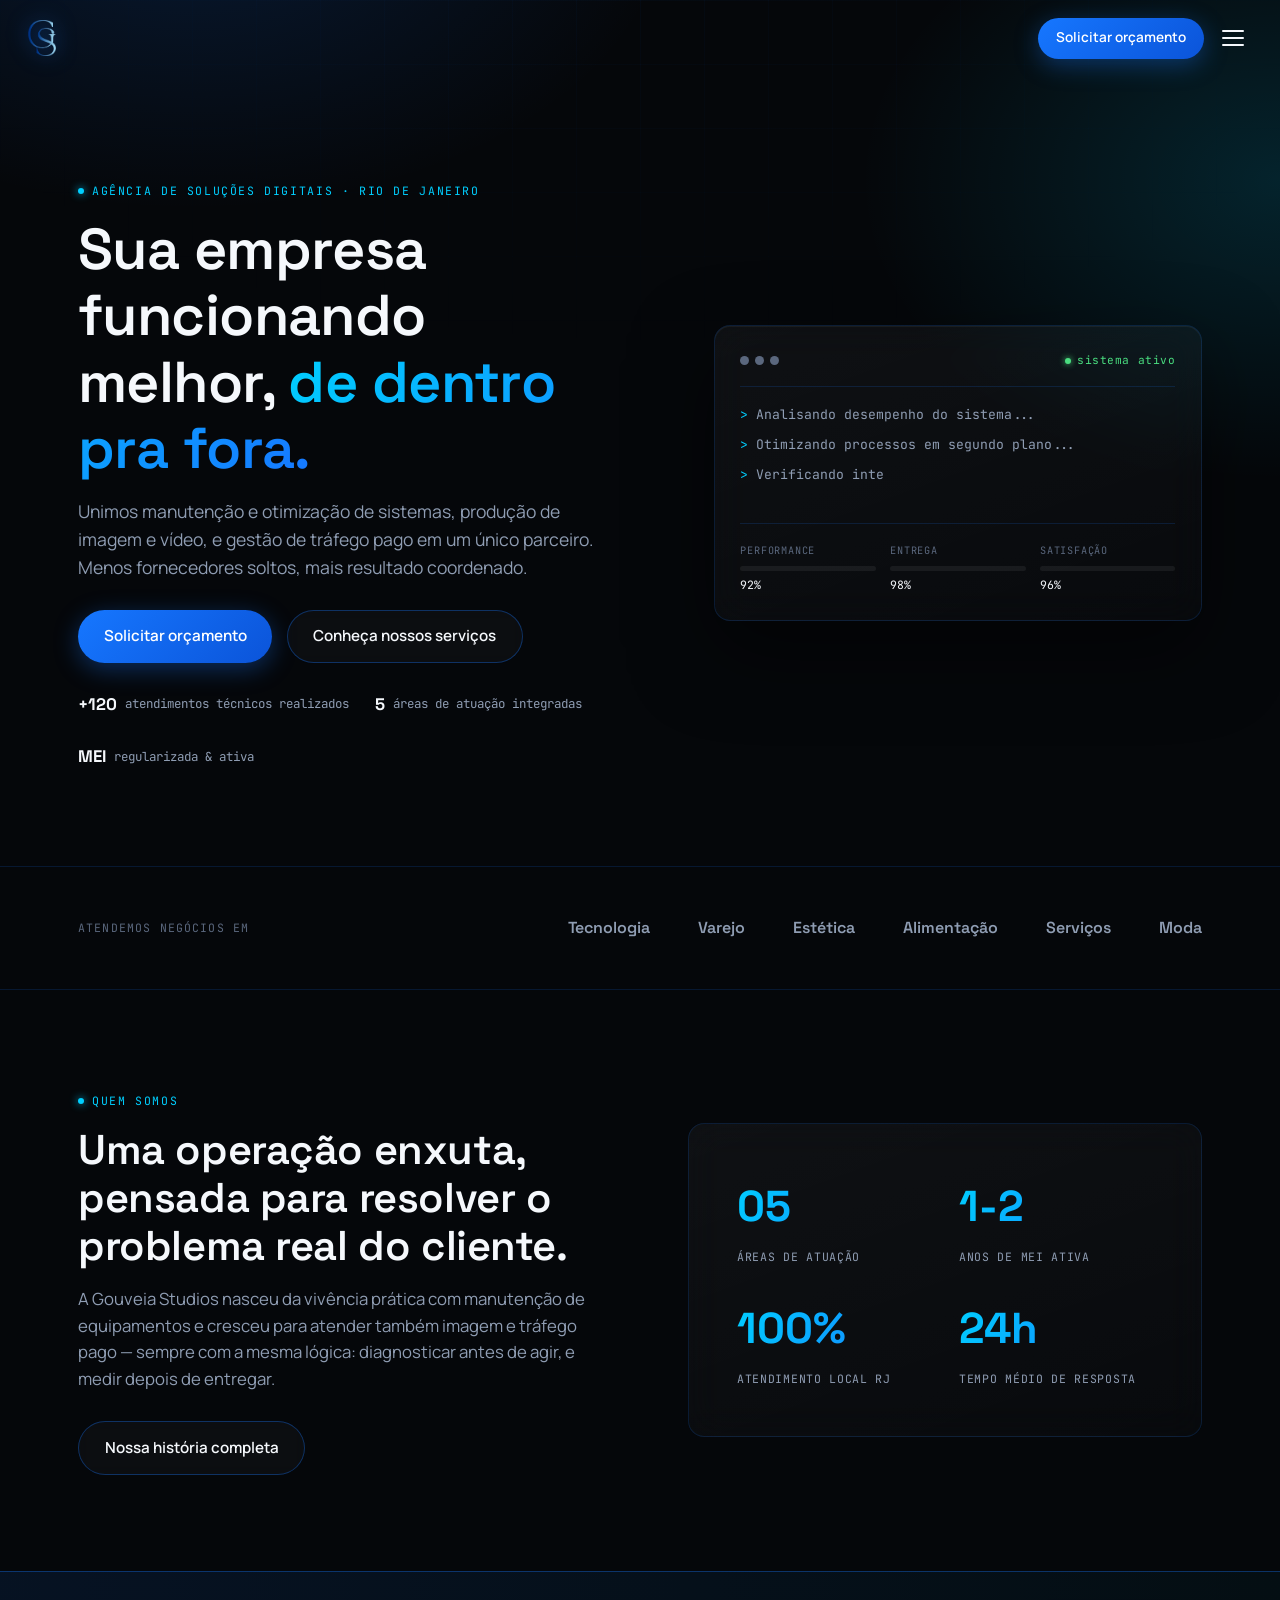
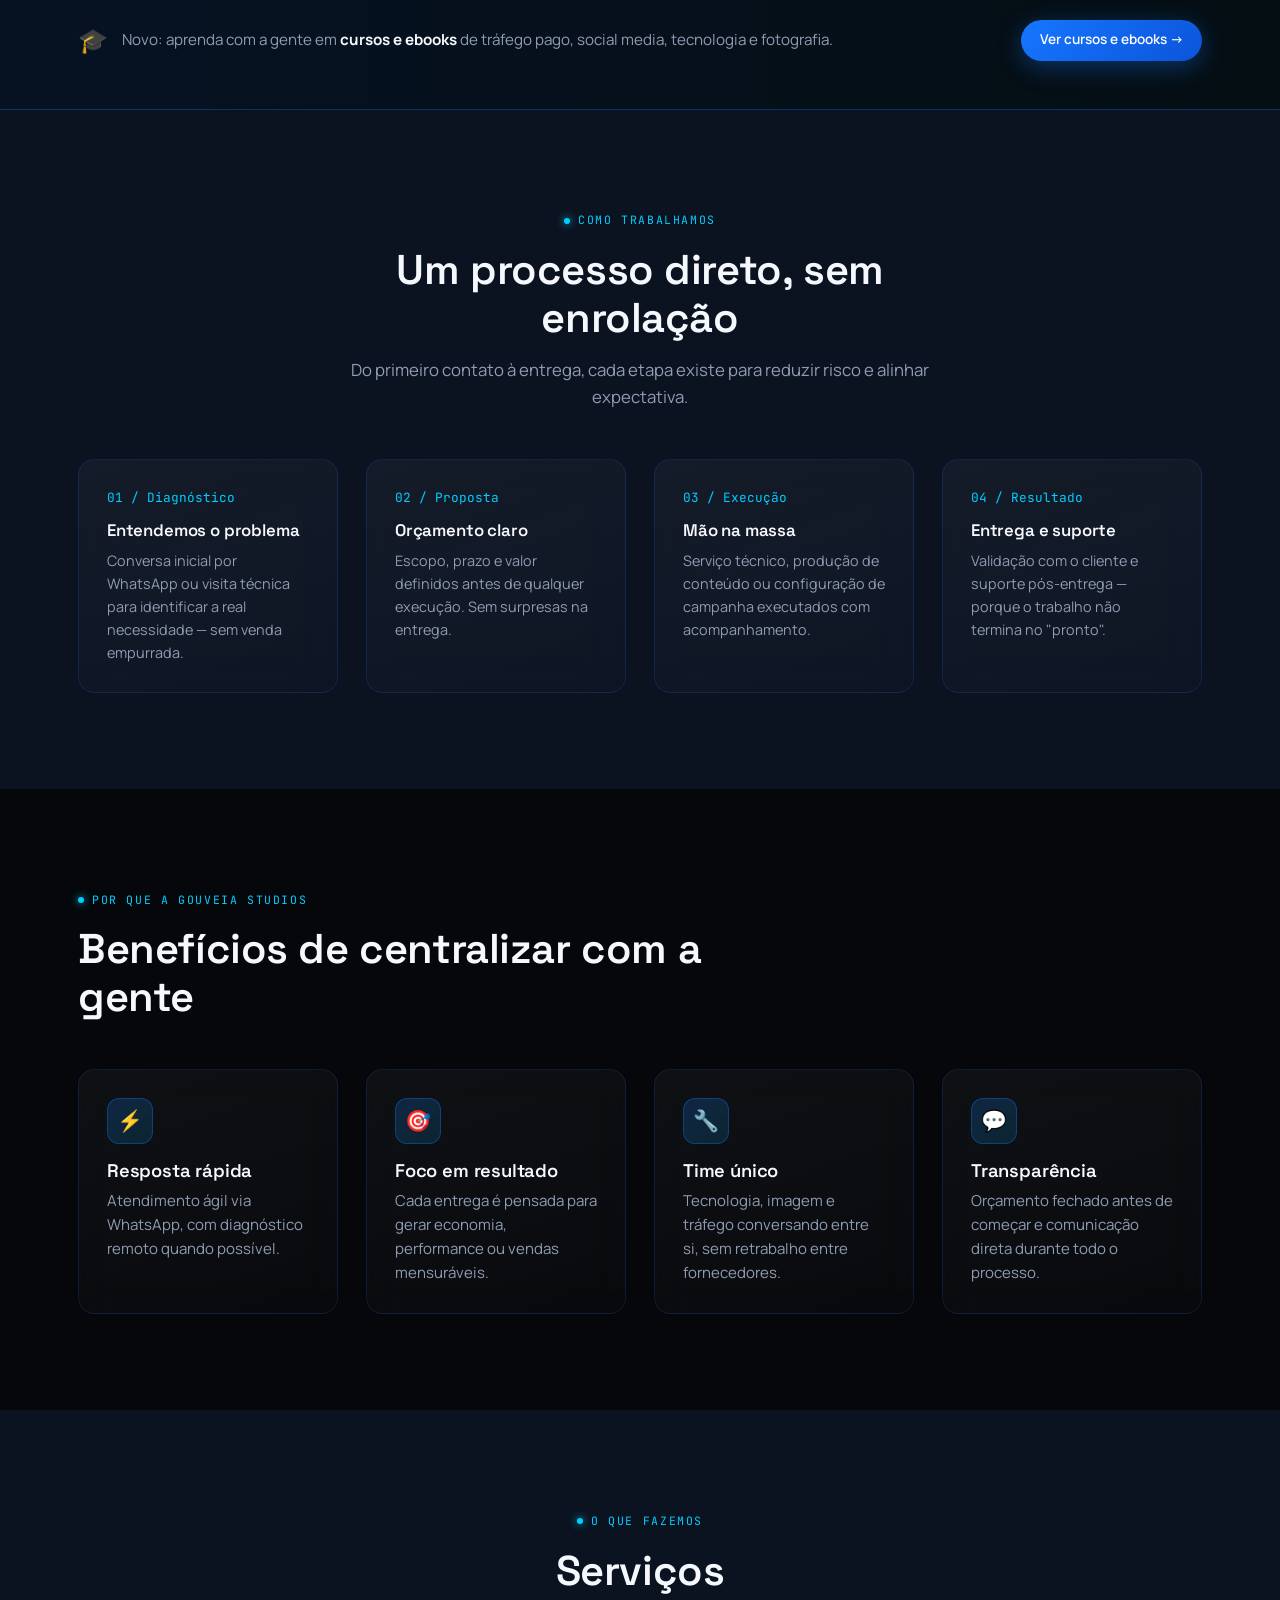
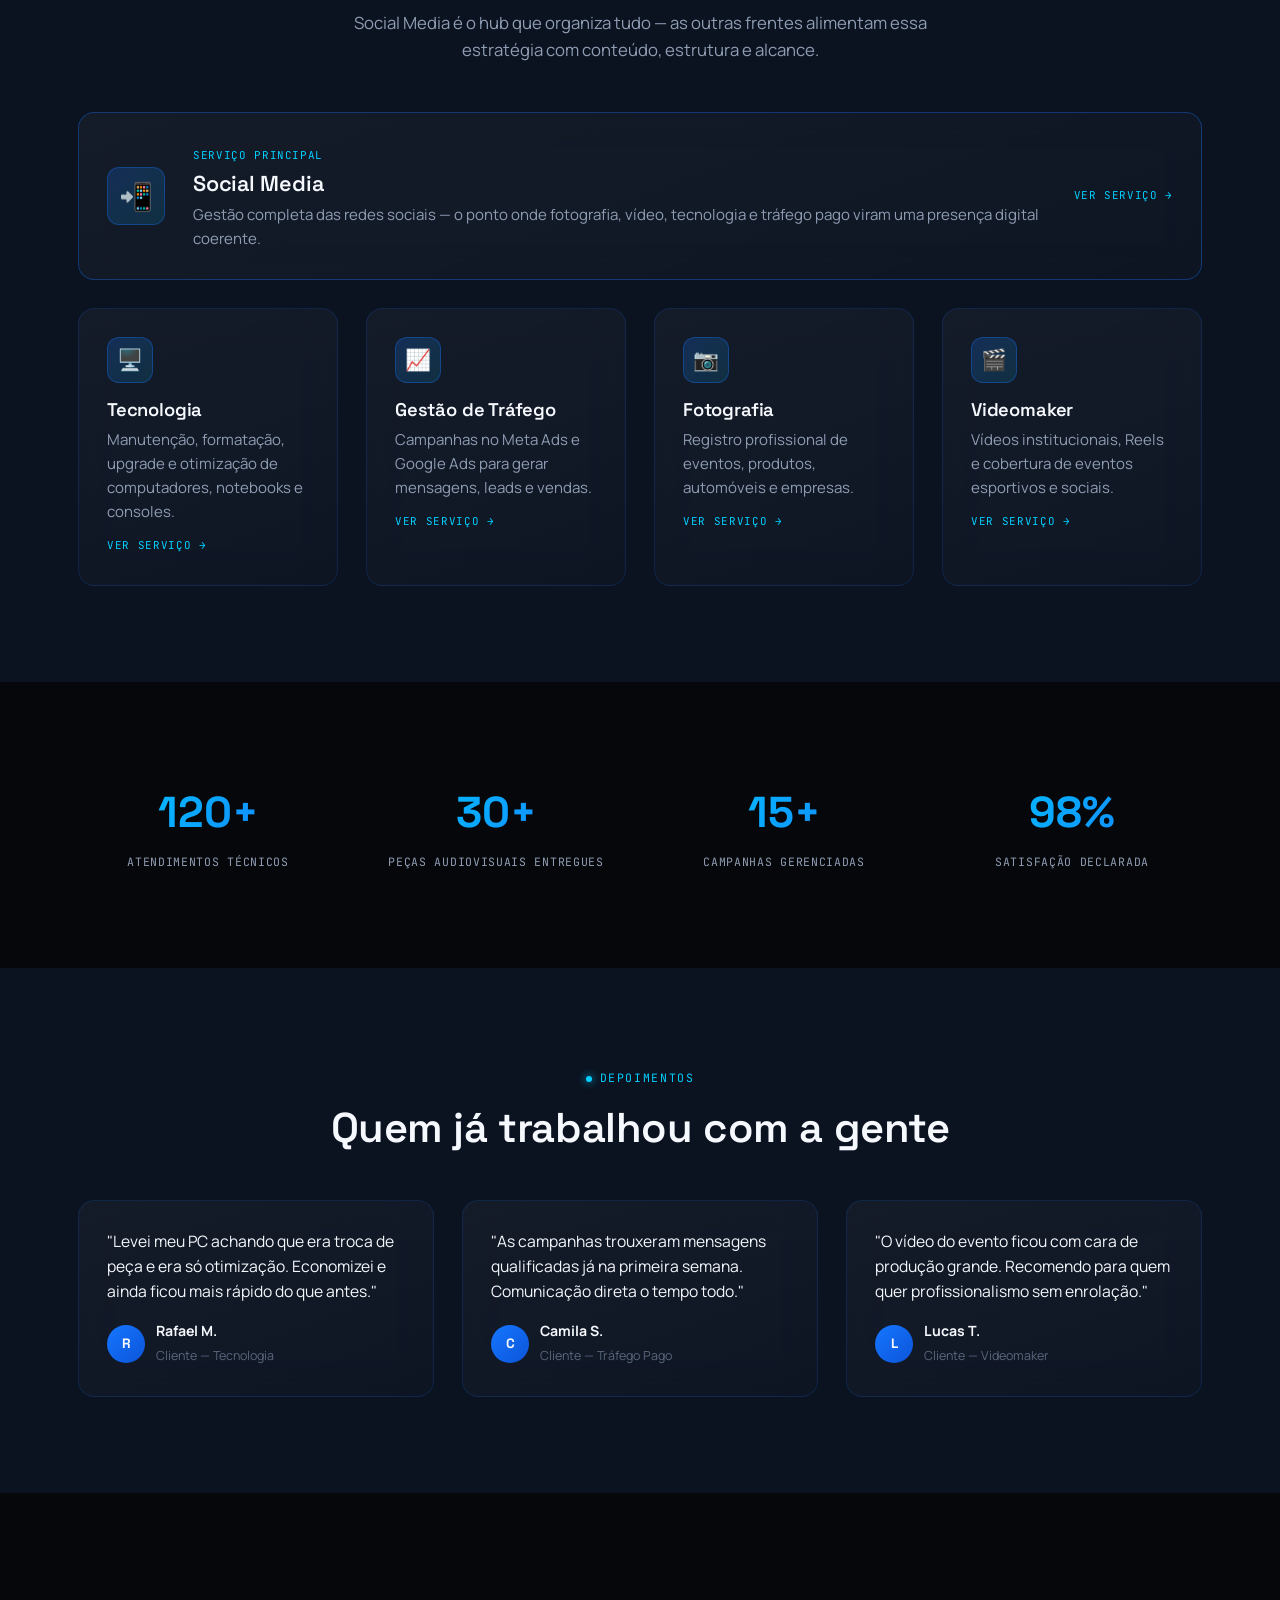
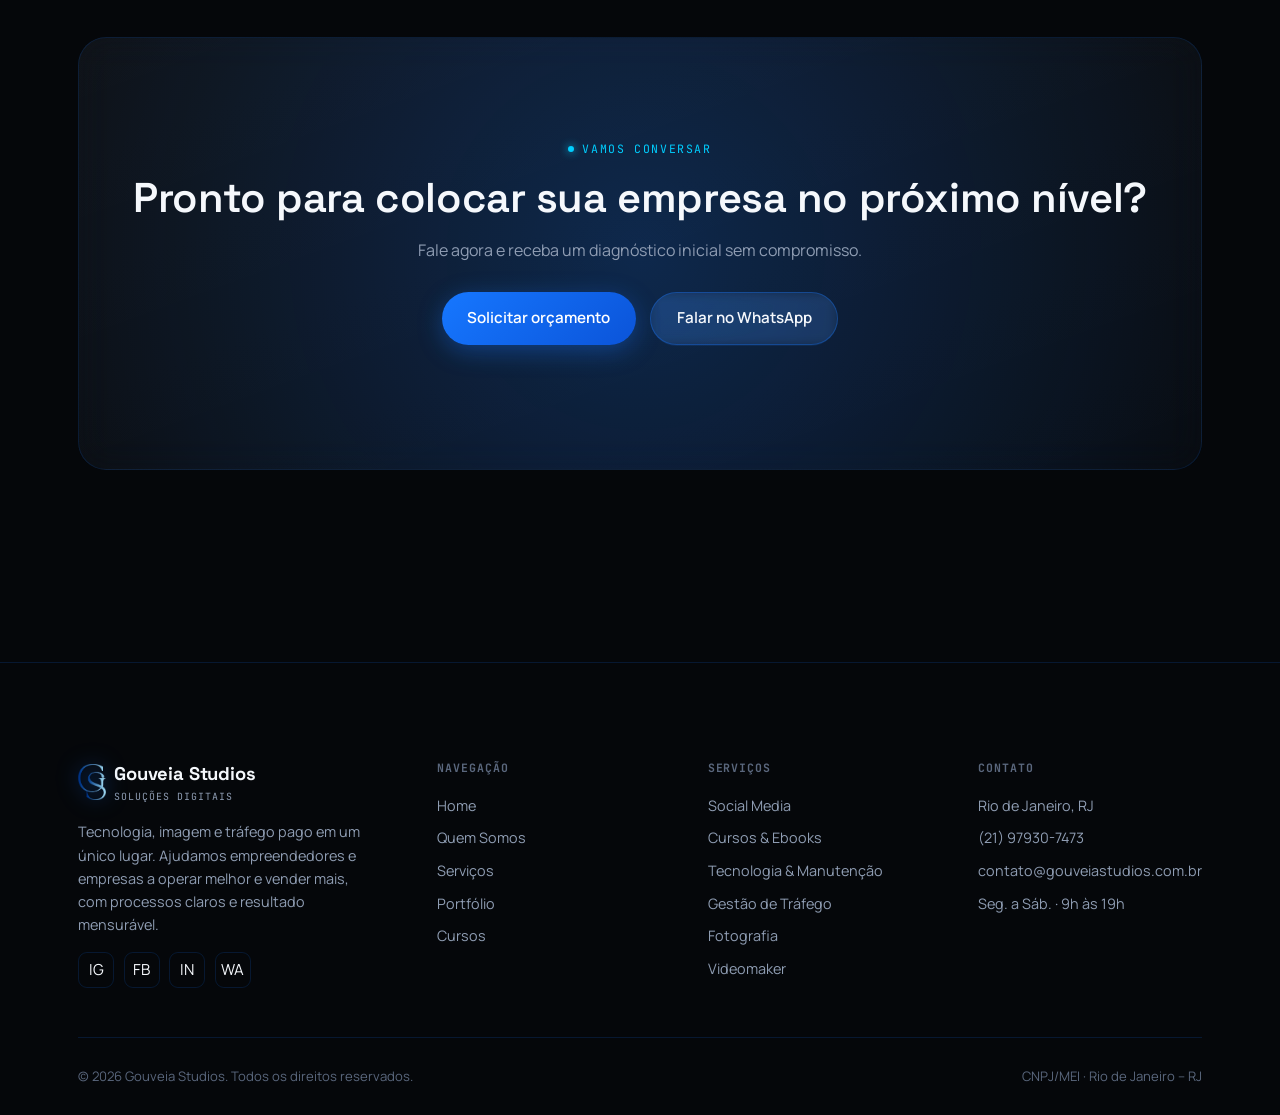
<file: index.html>
<!DOCTYPE html>
<html lang="pt-BR">
<head>
  <meta charset="UTF-8">
  <meta name="viewport" content="width=device-width, initial-scale=1.0">
  <meta name="theme-color" content="#05070A">
  <link rel="icon" href="data:image/svg+xml,<svg xmlns=%22http://www.w3.org/2000/svg%22 viewBox=%220 0 100 100%22><rect width=%22100%22 height=%22100%22 rx=%2222%22 fill=%22%231677FF%22/><text x=%2250%22 y=%2266%22 font-size=%2246%22 text-anchor=%22middle%22 fill=%22white%22 font-family=%22monospace%22>GS</text></svg>">
  <link rel="stylesheet" href="css/style.css">
  <title>Gouveia Studios — Tecnologia, Imagem e Tráfego Pago | Rio de Janeiro</title>
  <meta name="description" content="Manutenção de computadores, fotografia, videomaker e gestão de tráfego pago em um único parceiro. Atendimento no Rio de Janeiro.">
  <meta property="og:title" content="Gouveia Studios — Tecnologia, Imagem e Tráfego Pago | Rio de Janeiro">
  <meta property="og:description" content="Manutenção de computadores, fotografia, videomaker e gestão de tráfego pago em um único parceiro. Atendimento no Rio de Janeiro.">
  <meta property="og:type" content="website">
  <meta property="og:locale" content="pt_BR">

</head>
<body>
  <nav class="navbar" id="navbar">
    <div class="nav-inner">
      <a href="index.html" class="brand">
        <img src="assets/logos/logo.png" alt="Gouveia Studios" class="brand-mark">
       
      </a>
      <div class="nav-links" id="navLinks">
        <a href="index.html" aria-current="page">Home</a>
        <a href="quem-somos.html">Quem Somos</a>
        <a href="servicos.html">Serviços</a>
        <a href="social-media.html">Social Media</a>
        <a href="fotografia.html">Fotografia</a>
        <a href="videomaker.html">Videomaker</a>
        <a href="tecnologia.html">Tecnologia</a>
        <a href="trafego.html">Tráfego Pago</a>
        <a href="portfolio.html">Portfólio</a>
        <a href="cursos.html">Cursos</a>
        
      </div>
      <div class="nav-cta">
       
        <a href="https://wa.me/5521979307473?text=Ol%C3%A1%20Tudo%20bem%3F%20Gostaria%20de%20saber%20mais%20sobre%20seus%20servi%C3%A7os!" class="btn btn-primary btn-sm">Solicitar orçamento</a>
        <button class="nav-toggle" id="navToggle" aria-label="Abrir menu" aria-expanded="false" aria-controls="navLinks">
          <span></span><span></span><span></span>
        </button>
      </div>
    </div>
  </nav>


  <!-- HERO -->
  <section class="hero">
    <div class="section-inner hero-grid">
      <div class="hero-copy">
        <span class="eyebrow">Agência de Soluções Digitais &middot; Rio de Janeiro</span>
        <h1>Sua empresa funcionando melhor, <span class="accent">de dentro pra fora.</span></h1>
        <p class="lead">Unimos manutenção e otimização de sistemas, produção de imagem e vídeo, e gestão de tráfego pago em um único parceiro. Menos fornecedores soltos, mais resultado coordenado.</p>
        <div class="hero-actions">
          <a href="https://wa.me/5521979307473?text=Ol%C3%A1%20Tudo%20bem%3F%20Gostaria%20de%20saber%20mais%20sobre%20seus%20servi%C3%A7os!" class="btn btn-primary">Solicitar orçamento</a>
          <a href="servicos.html" class="btn btn-ghost">Conheça nossos serviços</a>
        </div>
        <div class="hero-badges">
          <div class="hero-badge"><strong>+120</strong> atendimentos técnicos realizados</div>
          <div class="hero-badge"><strong>5</strong> áreas de atuação integradas</div>
          <div class="hero-badge"><strong>MEI</strong> regularizada &amp; ativa</div>
        </div>
      </div>

      <div class="diagnostic-panel glass reveal">
        <div class="diagnostic-head">
          <div class="diagnostic-dots"><span></span><span></span><span></span></div>
          <div class="diagnostic-status">sistema ativo</div>
        </div>
        <div class="diagnostic-log"
             data-diagnostic-log
             data-lines='["Analisando desempenho do sistema...","Otimizando processos em segundo plano...","Verificando integridade do hardware...","Diagnóstico concluído: pronto para operar."]'>
        </div>
        <div class="diagnostic-meters">
          <div class="meter">
            <div class="meter-label">Performance</div>
            <div class="meter-bar"><span data-value="92" style="width:0"></span></div>
            <div class="meter-val">92%</div>
          </div>
          <div class="meter">
            <div class="meter-label">Entrega</div>
            <div class="meter-bar"><span data-value="98" style="width:0"></span></div>
            <div class="meter-val">98%</div>
          </div>
          <div class="meter">
            <div class="meter-label">Satisfação</div>
            <div class="meter-bar"><span data-value="96" style="width:0"></span></div>
            <div class="meter-val">96%</div>
          </div>
        </div>
      </div>
    </div>
  </section>

  <!-- STRIP -->
  <div class="strip">
    <div class="section-inner strip-inner">
      <span class="strip-label">Atendemos negócios em</span>
      <div class="strip-items">
        <span>Tecnologia</span><span>Varejo</span><span>Estética</span><span>Alimentação</span><span>Serviços</span><span>Moda</span>
      </div>
    </div>
  </div>

  <!-- QUEM SOMOS (resumo) -->
  <section id="quem-somos">
    <div class="section-inner grid grid-2" style="align-items:center; gap: var(--space-xl);">
      <div class="reveal">
        <span class="eyebrow">Quem somos</span>
        <h2 class="title">Uma operação enxuta, pensada para resolver o problema real do cliente.</h2>
        <p class="lead">A Gouveia Studios nasceu da vivência prática com manutenção de equipamentos e cresceu para atender também imagem e tráfego pago — sempre com a mesma lógica: diagnosticar antes de agir, e medir depois de entregar.</p>
        <a href="quem-somos.html" class="btn btn-ghost" style="margin-top: var(--space-md);">Nossa história completa</a>
      </div>
      <div class="glass reveal" style="padding: var(--space-lg);">
        <div class="grid grid-2" style="gap: var(--space-md);">
          <div>
            <div class="stat"><div class="num">05</div><div class="label">Áreas de atuação</div></div>
          </div>
          <div>
            <div class="stat"><div class="num">1-2</div><div class="label">Anos de MEI ativa</div></div>
          </div>
          <div>
            <div class="stat"><div class="num">100%</div><div class="label">Atendimento local RJ</div></div>
          </div>
          <div>
            <div class="stat"><div class="num">24h</div><div class="label">Tempo médio de resposta</div></div>
          </div>
        </div>
      </div>
    </div>
  </section>

  <!-- PROMO: CURSOS E EBOOKS -->
  <div class="strip promo">
    <div class="section-inner strip-inner">
      <div class="promo-text">
        <span class="ic">🎓</span>
        <p>Novo: aprenda com a gente em <strong>cursos e ebooks</strong> de tráfego pago, social media, tecnologia e fotografia.</p>
      </div>
      <a href="cursos.html" class="btn btn-primary btn-sm" style="white-space:nowrap;">Ver cursos e ebooks →</a>
    </div>
  </div>

  <!-- COMO TRABALHAMOS -->
  <section style="background: var(--bg-elevated);">
    <div class="section-inner">
      <div class="section-head center reveal">
        <span class="eyebrow">Como trabalhamos</span>
        <h2 class="title">Um processo direto, sem enrolação</h2>
        <p class="lead" style="margin: 0 auto;">Do primeiro contato à entrega, cada etapa existe para reduzir risco e alinhar expectativa.</p>
      </div>
      <div class="steps">
        <div class="step glass reveal">
          <span class="num">01 / Diagnóstico</span>
          <h4>Entendemos o problema</h4>
          <p>Conversa inicial por WhatsApp ou visita técnica para identificar a real necessidade — sem venda empurrada.</p>
        </div>
        <div class="step glass reveal">
          <span class="num">02 / Proposta</span>
          <h4>Orçamento claro</h4>
          <p>Escopo, prazo e valor definidos antes de qualquer execução. Sem surpresas na entrega.</p>
        </div>
        <div class="step glass reveal">
          <span class="num">03 / Execução</span>
          <h4>Mão na massa</h4>
          <p>Serviço técnico, produção de conteúdo ou configuração de campanha executados com acompanhamento.</p>
        </div>
        <div class="step glass reveal">
          <span class="num">04 / Resultado</span>
          <h4>Entrega e suporte</h4>
          <p>Validação com o cliente e suporte pós-entrega — porque o trabalho não termina no "pronto".</p>
        </div>
      </div>
    </div>
  </section>

  <!-- BENEFÍCIOS -->
  <section>
    <div class="section-inner">
      <div class="section-head reveal">
        <span class="eyebrow">Por que a Gouveia Studios</span>
        <h2 class="title">Benefícios de centralizar com a gente</h2>
      </div>
      <div class="grid grid-4">
        <div class="card glass reveal">
          <div class="card-icon">⚡</div>
          <h3>Resposta rápida</h3>
          <p>Atendimento ágil via WhatsApp, com diagnóstico remoto quando possível.</p>
        </div>
        <div class="card glass reveal">
          <div class="card-icon">🎯</div>
          <h3>Foco em resultado</h3>
          <p>Cada entrega é pensada para gerar economia, performance ou vendas mensuráveis.</p>
        </div>
        <div class="card glass reveal">
          <div class="card-icon">🔧</div>
          <h3>Time único</h3>
          <p>Tecnologia, imagem e tráfego conversando entre si, sem retrabalho entre fornecedores.</p>
        </div>
        <div class="card glass reveal">
          <div class="card-icon">💬</div>
          <h3>Transparência</h3>
          <p>Orçamento fechado antes de começar e comunicação direta durante todo o processo.</p>
        </div>
      </div>
    </div>
  </section>

  <!-- SERVIÇOS -->
  <section id="servicos" style="background: var(--bg-elevated);">
    <div class="section-inner">
      <div class="section-head center reveal">
        <span class="eyebrow">O que fazemos</span>
        <h2 class="title">Serviços</h2>
        <p class="lead" style="margin: 0 auto;">Social Media é o hub que organiza tudo — as outras frentes alimentam essa estratégia com conteúdo, estrutura e alcance.</p>
      </div>

      <a href="social-media.html" class="card card-featured glass reveal" style="border-color: var(--border-strong);">
        <div class="card-icon" style="width:58px; height:58px; font-size:1.7rem;">📲</div>
        <div class="card-featured-body">
          <span class="tag" style="margin-top:0;">Serviço principal</span>
          <h3 style="font-size:1.35rem; margin: 0.3rem 0 0.4rem;">Social Media</h3>
          <p>Gestão completa das redes sociais — o ponto onde fotografia, vídeo, tecnologia e tráfego pago viram uma presença digital coerente.</p>
        </div>
        <span class="tag card-featured-arrow">Ver serviço →</span>
      </a>

      <div class="grid grid-4">
        <a href="tecnologia.html" class="card glass reveal">
          <div class="card-icon">🖥️</div>
          <h3>Tecnologia</h3>
          <p>Manutenção, formatação, upgrade e otimização de computadores, notebooks e consoles.</p>
          <span class="tag">Ver serviço →</span>
        </a>
        <a href="trafego.html" class="card glass reveal">
          <div class="card-icon">📈</div>
          <h3>Gestão de Tráfego</h3>
          <p>Campanhas no Meta Ads e Google Ads para gerar mensagens, leads e vendas.</p>
          <span class="tag">Ver serviço →</span>
        </a>
        <a href="fotografia.html" class="card glass reveal">
          <div class="card-icon">📷</div>
          <h3>Fotografia</h3>
          <p>Registro profissional de eventos, produtos, automóveis e empresas.</p>
          <span class="tag">Ver serviço →</span>
        </a>
        <a href="videomaker.html" class="card glass reveal">
          <div class="card-icon">🎬</div>
          <h3>Videomaker</h3>
          <p>Vídeos institucionais, Reels e cobertura de eventos esportivos e sociais.</p>
          <span class="tag">Ver serviço →</span>
        </a>
      </div>
    </div>
  </section>

  <!-- RESULTADOS / STATS -->
  <section>
    <div class="section-inner">
      <div class="stats">
        <div class="stat reveal"><div class="num">120+</div><div class="label">Atendimentos técnicos</div></div>
        <div class="stat reveal"><div class="num">30+</div><div class="label">Peças audiovisuais entregues</div></div>
        <div class="stat reveal"><div class="num">15+</div><div class="label">Campanhas gerenciadas</div></div>
        <div class="stat reveal"><div class="num">98%</div><div class="label">Satisfação declarada</div></div>
      </div>
    </div>
  </section>

  <!-- DEPOIMENTOS -->
  <section style="background: var(--bg-elevated);">
    <div class="section-inner">
      <div class="section-head center reveal">
        <span class="eyebrow">Depoimentos</span>
        <h2 class="title">Quem já trabalhou com a gente</h2>
      </div>
      <div class="testi-track">
        <div class="testi glass reveal">
          <p>"Levei meu PC achando que era troca de peça e era só otimização. Economizei e ainda ficou mais rápido do que antes."</p>
          <div class="testi-author">
            <div class="testi-avatar">R</div>
            <div><strong>Rafael M.</strong><span>Cliente — Tecnologia</span></div>
          </div>
        </div>
        <div class="testi glass reveal">
          <p>"As campanhas trouxeram mensagens qualificadas já na primeira semana. Comunicação direta o tempo todo."</p>
          <div class="testi-author">
            <div class="testi-avatar">C</div>
            <div><strong>Camila S.</strong><span>Cliente — Tráfego Pago</span></div>
          </div>
        </div>
        <div class="testi glass reveal">
          <p>"O vídeo do evento ficou com cara de produção grande. Recomendo para quem quer profissionalismo sem enrolação."</p>
          <div class="testi-author">
            <div class="testi-avatar">L</div>
            <div><strong>Lucas T.</strong><span>Cliente — Videomaker</span></div>
          </div>
        </div>
      </div>
    </div>
  </section>

  <!-- CTA FINAL -->
  <section class="cta-final">
    <div class="section-inner">
      <div class="cta-final-panel glass reveal">
        <span class="eyebrow" style="justify-content:center;">Vamos conversar</span>
        <h2>Pronto para colocar sua empresa no próximo nível?</h2>
        <p>Fale agora e receba um diagnóstico inicial sem compromisso.</p>
        <div class="hero-actions">
          <a href="https://wa.me/5521979307473?text=Ol%C3%A1%20Tudo%20bem%3F%20Gostaria%20de%20saber%20mais%20sobre%20seus%20servi%C3%A7os!" class="btn btn-primary">Solicitar orçamento</a>
          <a href="https://wa.me/5521979307473?text=Ol%C3%A1%20Tudo%20bem%3F%20Gostaria%20de%20saber%20mais%20sobre%20seus%20servi%C3%A7os!" target="_blank" rel="noopener" class="btn btn-ghost">Falar no WhatsApp</a>
        </div>
      </div>
    </div>
  </section>


  <footer>
    <div class="section-inner">
      <div class="footer-grid">
        <div class="footer-brand">
          <a href="index.html" class="brand">
            <img src="assets/logos/logo.png" alt="Gouveia Studios" class="brand-mark">
            <span>Gouveia Studios<small>Soluções Digitais</small></span>
          </a>
          <p>Tecnologia, imagem e tráfego pago em um único lugar. Ajudamos empreendedores e empresas a operar melhor e vender mais, com processos claros e resultado mensurável.</p>
          <div class="footer-social">
            <a href="https://instagram.com" target="_blank" rel="noopener" aria-label="Instagram">IG</a>
            <a href="https://facebook.com" target="_blank" rel="noopener" aria-label="Facebook">FB</a>
            <a href="https://linkedin.com" target="_blank" rel="noopener" aria-label="LinkedIn">IN</a>
            <a href="https://wa.me/5521979307473?text=Ol%C3%A1%20Tudo%20bem%3F%20Gostaria%20de%20saber%20mais%20sobre%20seus%20servi%C3%A7os!" target="_blank" rel="noopener" aria-label="WhatsApp">WA</a>
          </div>
        </div>
        <div class="footer-col">
          <h5>Navegação</h5>
          <a href="index.html">Home</a>
          <a href="quem-somos.html">Quem Somos</a>
          <a href="servicos.html">Serviços</a>
          <a href="portfolio.html">Portfólio</a>
          <a href="cursos.html">Cursos</a>
          
        </div>
        <div class="footer-col">
          <h5>Serviços</h5>
          <a href="social-media.html">Social Media</a>
          <a href="cursos.html">Cursos &amp; Ebooks</a>
          <a href="tecnologia.html">Tecnologia &amp; Manutenção</a>
          <a href="trafego.html">Gestão de Tráfego</a>
          <a href="fotografia.html">Fotografia</a>
          <a href="videomaker.html">Videomaker</a>
        </div>
        <div class="footer-col">
          <h5>Contato</h5>
          <li>Rio de Janeiro, RJ</li>
          <li>(21) 97930-7473</li>
          <li>contato@gouveiastudios.com.br</li>
          <li>Seg. a Sáb. · 9h às 19h</li>
        </div>
      </div>
      <div class="footer-bottom">
        <span>&copy; <span data-year></span> Gouveia Studios. Todos os direitos reservados.</span>
        <span>CNPJ/MEI &middot; Rio de Janeiro &ndash; RJ</span>
      </div>
    </div>
  </footer>

  <button class="back-to-top" aria-label="Voltar ao topo">↑</button>

  <script src="js/script.js"></script>
</body>
</html>
</file>
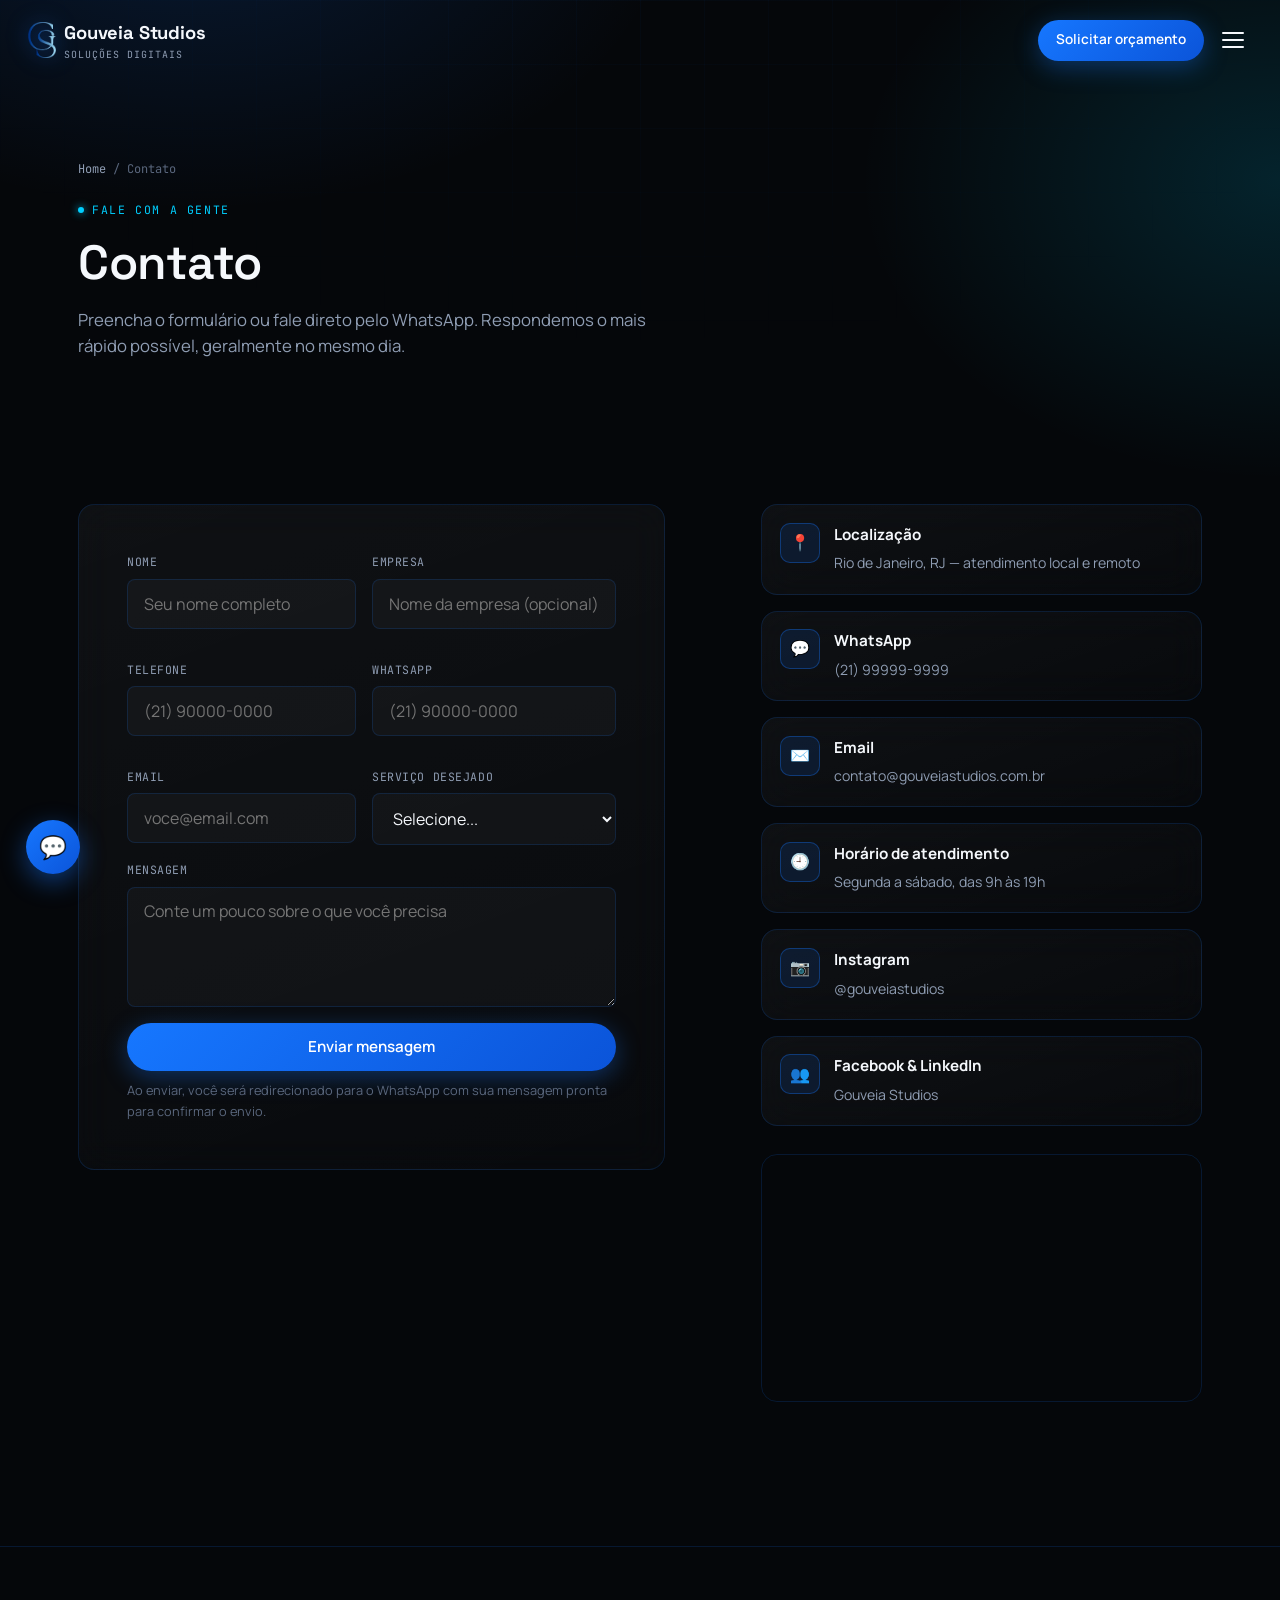
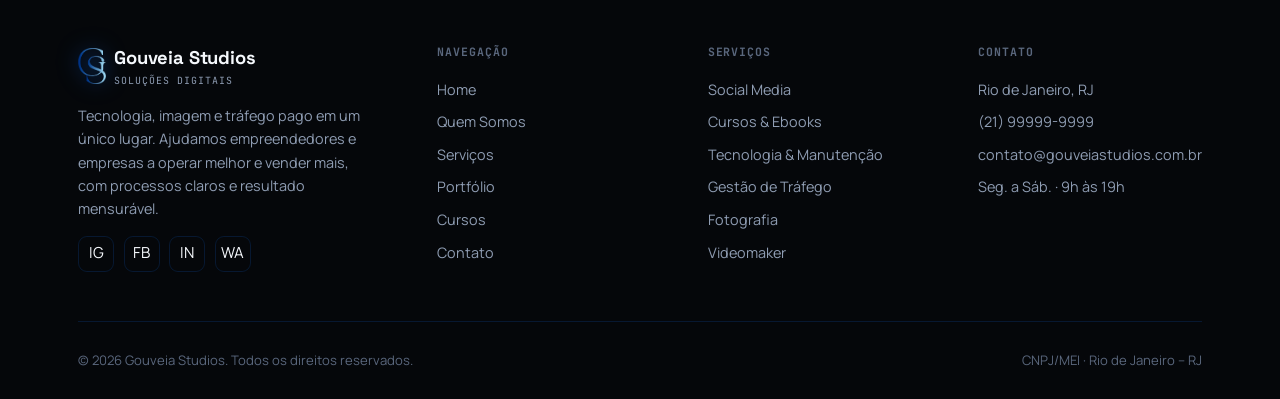
<file: contato.html>
<!DOCTYPE html>
<html lang="pt-BR">
<head>
  <meta charset="UTF-8">
  <meta name="viewport" content="width=device-width, initial-scale=1.0">
  <meta name="theme-color" content="#05070A">
  <link rel="icon" href="data:image/svg+xml,<svg xmlns=%22http://www.w3.org/2000/svg%22 viewBox=%220 0 100 100%22><rect width=%22100%22 height=%22100%22 rx=%2222%22 fill=%22%231677FF%22/><text x=%2250%22 y=%2266%22 font-size=%2246%22 text-anchor=%22middle%22 fill=%22white%22 font-family=%22monospace%22>GS</text></svg>">
  <link rel="stylesheet" href="css/style.css">
  <title>Contato | Gouveia Studios</title>
  <meta name="description" content="Solicite orçamento ou fale com a Gouveia Studios pelo WhatsApp, email ou formulário de contato.">
  <meta property="og:title" content="Contato | Gouveia Studios">
  <meta property="og:description" content="Solicite orçamento ou fale com a Gouveia Studios pelo WhatsApp, email ou formulário de contato.">
  <meta property="og:type" content="website">
  <meta property="og:locale" content="pt_BR">

</head>
<body>
  <nav class="navbar" id="navbar">
    <div class="nav-inner">
      <a href="index.html" class="brand">
        <img src="assets/logos/logo.png" alt="Gouveia Studios" class="brand-mark">
        <span>
          Gouveia Studios
          <small>Soluções Digitais</small>
        </span>
      </a>
      <div class="nav-links" id="navLinks">
        <a href="index.html">Home</a>
        <a href="quem-somos.html">Quem Somos</a>
        <a href="servicos.html">Serviços</a>
        <a href="social-media.html">Social Media</a>
        <a href="fotografia.html">Fotografia</a>
        <a href="videomaker.html">Videomaker</a>
        <a href="tecnologia.html">Tecnologia</a>
        <a href="trafego.html">Tráfego Pago</a>
        <a href="portfolio.html">Portfólio</a>
        <a href="cursos.html">Cursos</a>
        <a href="contato.html" aria-current="page">Contato</a>
      </div>
      <div class="nav-cta">
        <a href="https://wa.me/5521999999999" target="_blank" rel="noopener" class="btn btn-ghost btn-sm">WhatsApp</a>
        <a href="contato.html" class="btn btn-primary btn-sm">Solicitar orçamento</a>
        <button class="nav-toggle" id="navToggle" aria-label="Abrir menu" aria-expanded="false" aria-controls="navLinks">
          <span></span><span></span><span></span>
        </button>
      </div>
    </div>
  </nav>


  <section class="page-header">
    <div class="section-inner">
      <div class="breadcrumb"><a href="index.html">Home</a> / Contato</div>
      <span class="eyebrow">Fale com a gente</span>
      <h1 class="title" style="font-size: clamp(2.1rem, 4vw, 3rem);">Contato</h1>
      <p class="lead">Preencha o formulário ou fale direto pelo WhatsApp. Respondemos o mais rápido possível, geralmente no mesmo dia.</p>
    </div>
  </section>

  <section>
    <div class="section-inner grid grid-2" style="gap: var(--space-xl); align-items:start;">

      <div class="glass reveal" style="padding: var(--space-lg);">
        <form id="contact-form" novalidate>
          <div class="form-grid">
            <div class="field">
              <label for="nome">Nome</label>
              <input type="text" id="nome" name="nome" placeholder="Seu nome completo" required>
            </div>
            <div class="field">
              <label for="empresa">Empresa</label>
              <input type="text" id="empresa" name="empresa" placeholder="Nome da empresa (opcional)">
            </div>
            <div class="field">
              <label for="telefone">Telefone</label>
              <input type="tel" id="telefone" name="telefone" placeholder="(21) 90000-0000" required>
            </div>
            <div class="field">
              <label for="whatsapp">WhatsApp</label>
              <input type="tel" id="whatsapp" name="whatsapp" placeholder="(21) 90000-0000">
            </div>
            <div class="field">
              <label for="email">Email</label>
              <input type="email" id="email" name="email" placeholder="voce@email.com" required>
            </div>
            <div class="field">
              <label for="servico">Serviço desejado</label>
              <select id="servico" name="servico" required>
                <option value="">Selecione...</option>
                <option value="Tecnologia e Manutenção">Tecnologia e Manutenção</option>
                <option value="Gestão de Tráfego">Gestão de Tráfego</option>
                <option value="Fotografia">Fotografia</option>
                <option value="Videomaker">Videomaker</option>
                <option value="Mais de um serviço">Mais de um serviço</option>
                <option value="Ainda não sei">Ainda não sei</option>
              </select>
            </div>
          </div>
          <div class="field full">
            <label for="mensagem">Mensagem</label>
            <textarea id="mensagem" name="mensagem" placeholder="Conte um pouco sobre o que você precisa" required></textarea>
          </div>
          <button type="submit" class="btn btn-primary btn-block">Enviar mensagem</button>
          <p class="form-note">Ao enviar, você será redirecionado para o WhatsApp com sua mensagem pronta para confirmar o envio.</p>
          <div class="form-success">Mensagem pronta! Confirme o envio na aba do WhatsApp que abriu.</div>
        </form>
      </div>

      <div class="reveal">
        <div class="contact-info">
          <div class="contact-item glass">
            <div class="ic">📍</div>
            <div><strong>Localização</strong><span>Rio de Janeiro, RJ — atendimento local e remoto</span></div>
          </div>
          <div class="contact-item glass">
            <div class="ic">💬</div>
            <div><strong>WhatsApp</strong><span>(21) 99999-9999</span></div>
          </div>
          <div class="contact-item glass">
            <div class="ic">✉️</div>
            <div><strong>Email</strong><span>contato@gouveiastudios.com.br</span></div>
          </div>
          <div class="contact-item glass">
            <div class="ic">🕘</div>
            <div><strong>Horário de atendimento</strong><span>Segunda a sábado, das 9h às 19h</span></div>
          </div>
          <div class="contact-item glass">
            <div class="ic">📷</div>
            <div><strong>Instagram</strong><span>@gouveiastudios</span></div>
          </div>
          <div class="contact-item glass">
            <div class="ic">👥</div>
            <div><strong>Facebook &amp; LinkedIn</strong><span>Gouveia Studios</span></div>
          </div>
        </div>
        <div class="map-embed">
          <iframe
            src="https://www.google.com/maps?q=Rio%20de%20Janeiro%2C%20RJ&output=embed"
            loading="lazy"
            referrerpolicy="no-referrer-when-downgrade"
            title="Mapa de localização — Rio de Janeiro, RJ"></iframe>
        </div>
      </div>

    </div>
  </section>


  <footer>
    <div class="section-inner">
      <div class="footer-grid">
        <div class="footer-brand">
          <a href="index.html" class="brand">
            <img src="assets/logos/logo.png" alt="Gouveia Studios" class="brand-mark">
            <span>Gouveia Studios<small>Soluções Digitais</small></span>
          </a>
          <p>Tecnologia, imagem e tráfego pago em um único lugar. Ajudamos empreendedores e empresas a operar melhor e vender mais, com processos claros e resultado mensurável.</p>
          <div class="footer-social">
            <a href="https://instagram.com" target="_blank" rel="noopener" aria-label="Instagram">IG</a>
            <a href="https://facebook.com" target="_blank" rel="noopener" aria-label="Facebook">FB</a>
            <a href="https://linkedin.com" target="_blank" rel="noopener" aria-label="LinkedIn">IN</a>
            <a href="https://wa.me/5521999999999" target="_blank" rel="noopener" aria-label="WhatsApp">WA</a>
          </div>
        </div>
        <div class="footer-col">
          <h5>Navegação</h5>
          <a href="index.html">Home</a>
          <a href="quem-somos.html">Quem Somos</a>
          <a href="servicos.html">Serviços</a>
          <a href="portfolio.html">Portfólio</a>
          <a href="cursos.html">Cursos</a>
          <a href="contato.html">Contato</a>
        </div>
        <div class="footer-col">
          <h5>Serviços</h5>
          <a href="social-media.html">Social Media</a>
          <a href="cursos.html">Cursos &amp; Ebooks</a>
          <a href="tecnologia.html">Tecnologia &amp; Manutenção</a>
          <a href="trafego.html">Gestão de Tráfego</a>
          <a href="fotografia.html">Fotografia</a>
          <a href="videomaker.html">Videomaker</a>
        </div>
        <div class="footer-col">
          <h5>Contato</h5>
          <li>Rio de Janeiro, RJ</li>
          <li>(21) 99999-9999</li>
          <li>contato@gouveiastudios.com.br</li>
          <li>Seg. a Sáb. · 9h às 19h</li>
        </div>
      </div>
      <div class="footer-bottom">
        <span>&copy; <span data-year></span> Gouveia Studios. Todos os direitos reservados.</span>
        <span>CNPJ/MEI &middot; Rio de Janeiro &ndash; RJ</span>
      </div>
    </div>
  </footer>

  <a href="https://wa.me/5521999999999" target="_blank" rel="noopener" class="wa-float" aria-label="Falar no WhatsApp">💬</a>
  <button class="back-to-top" aria-label="Voltar ao topo">↑</button>

  <script src="js/script.js"></script>
</body>
</html>
</file>
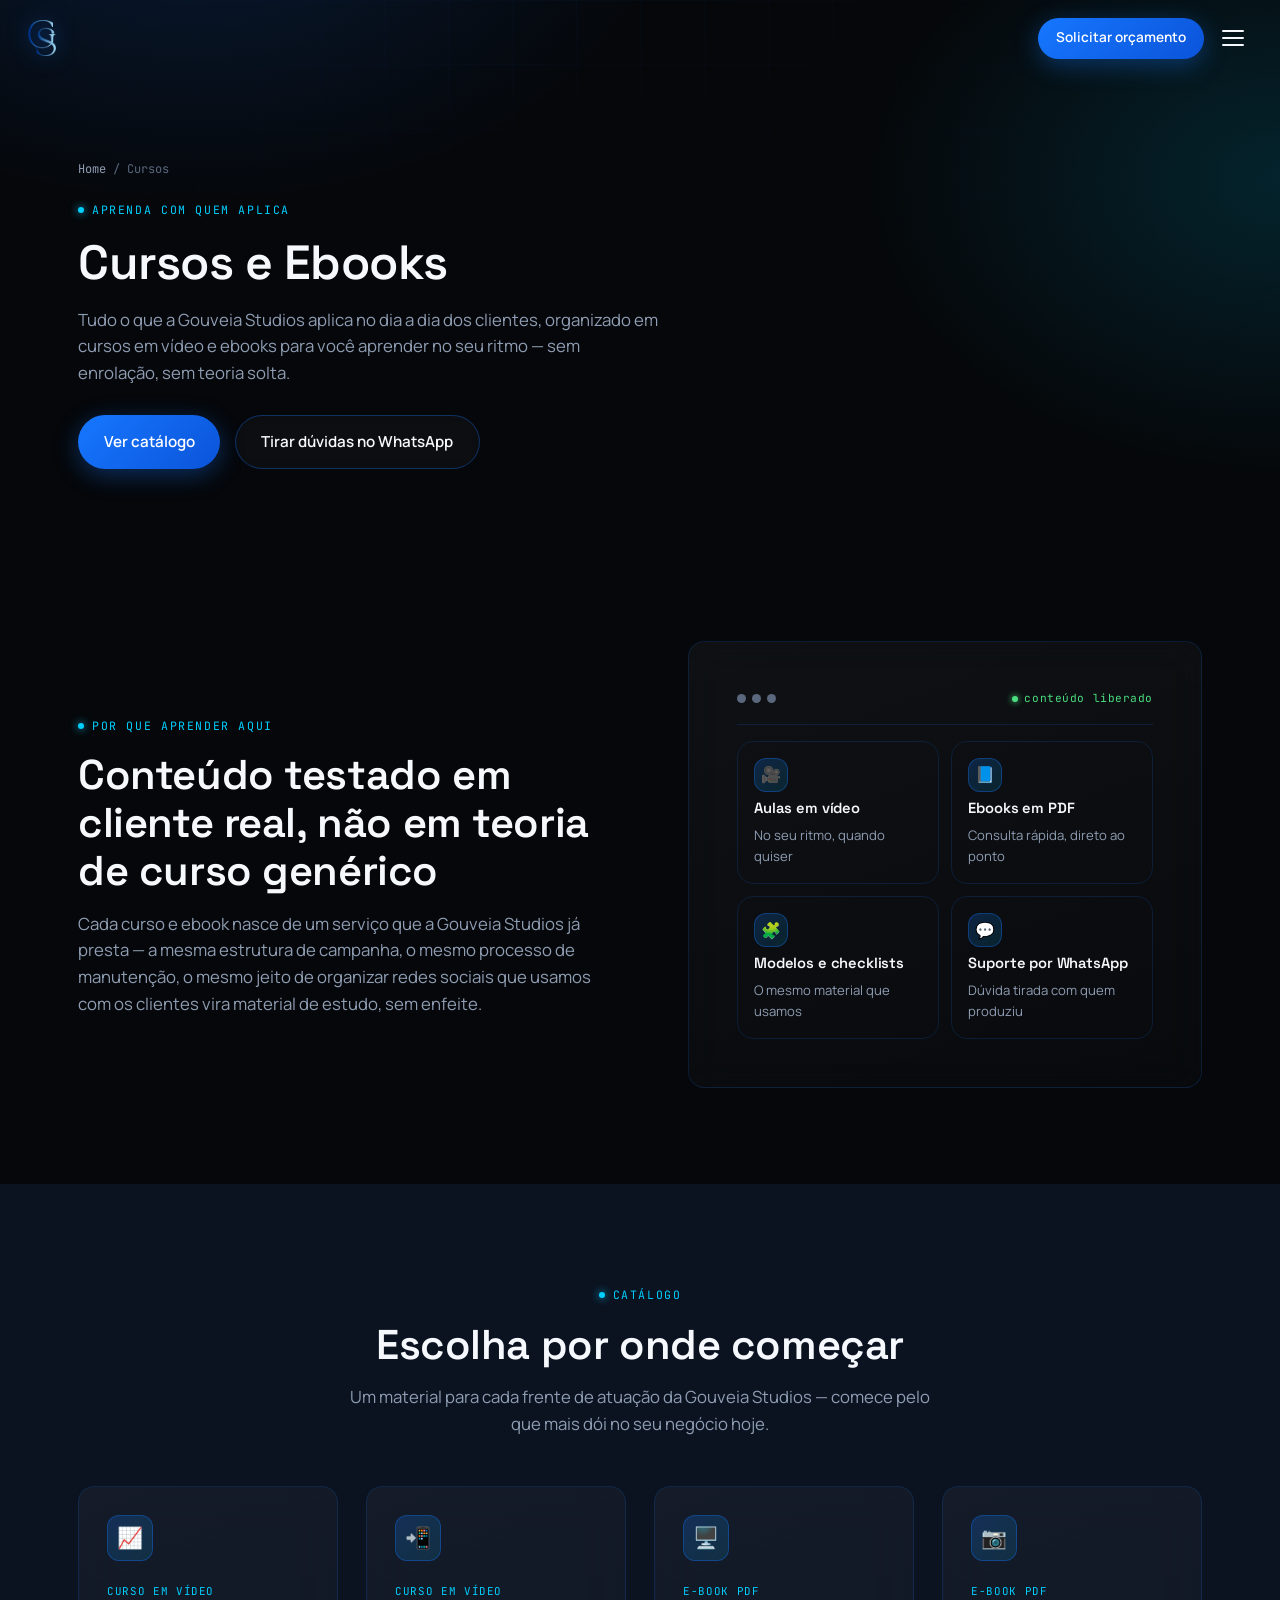
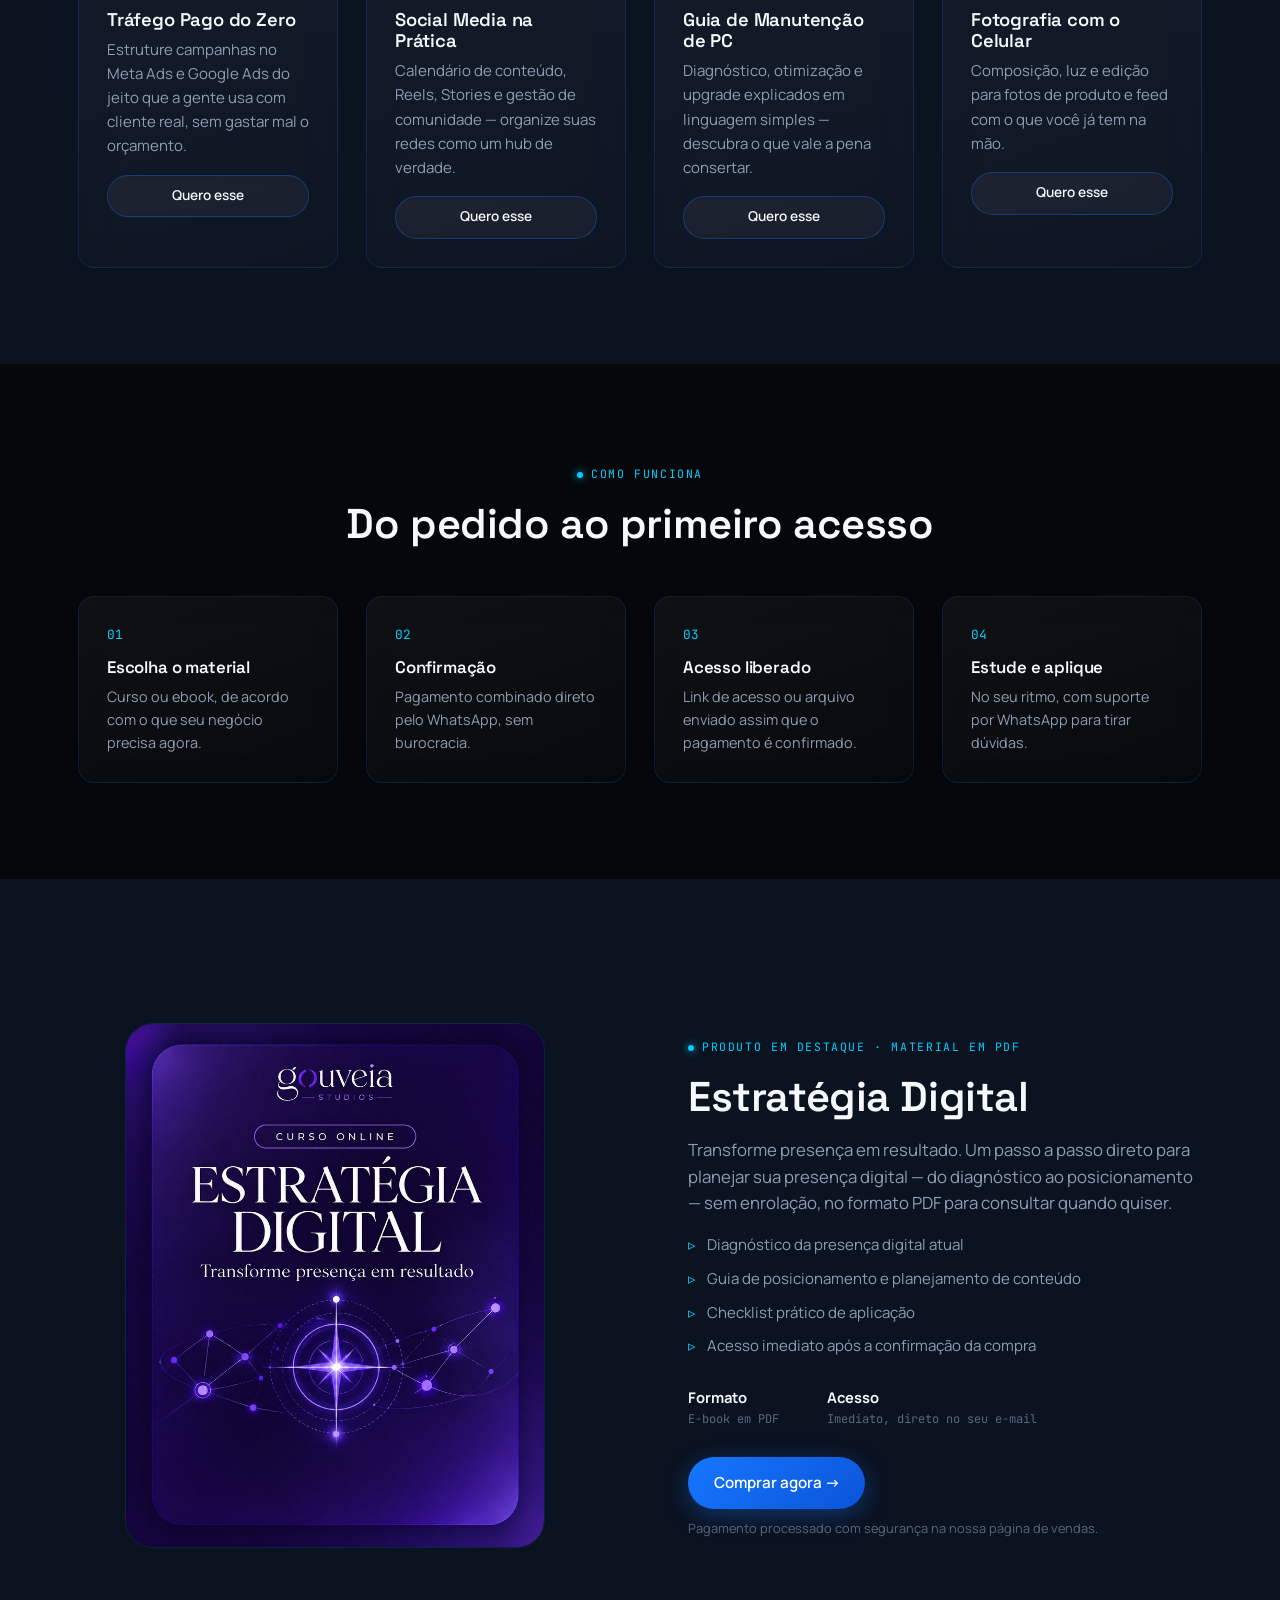
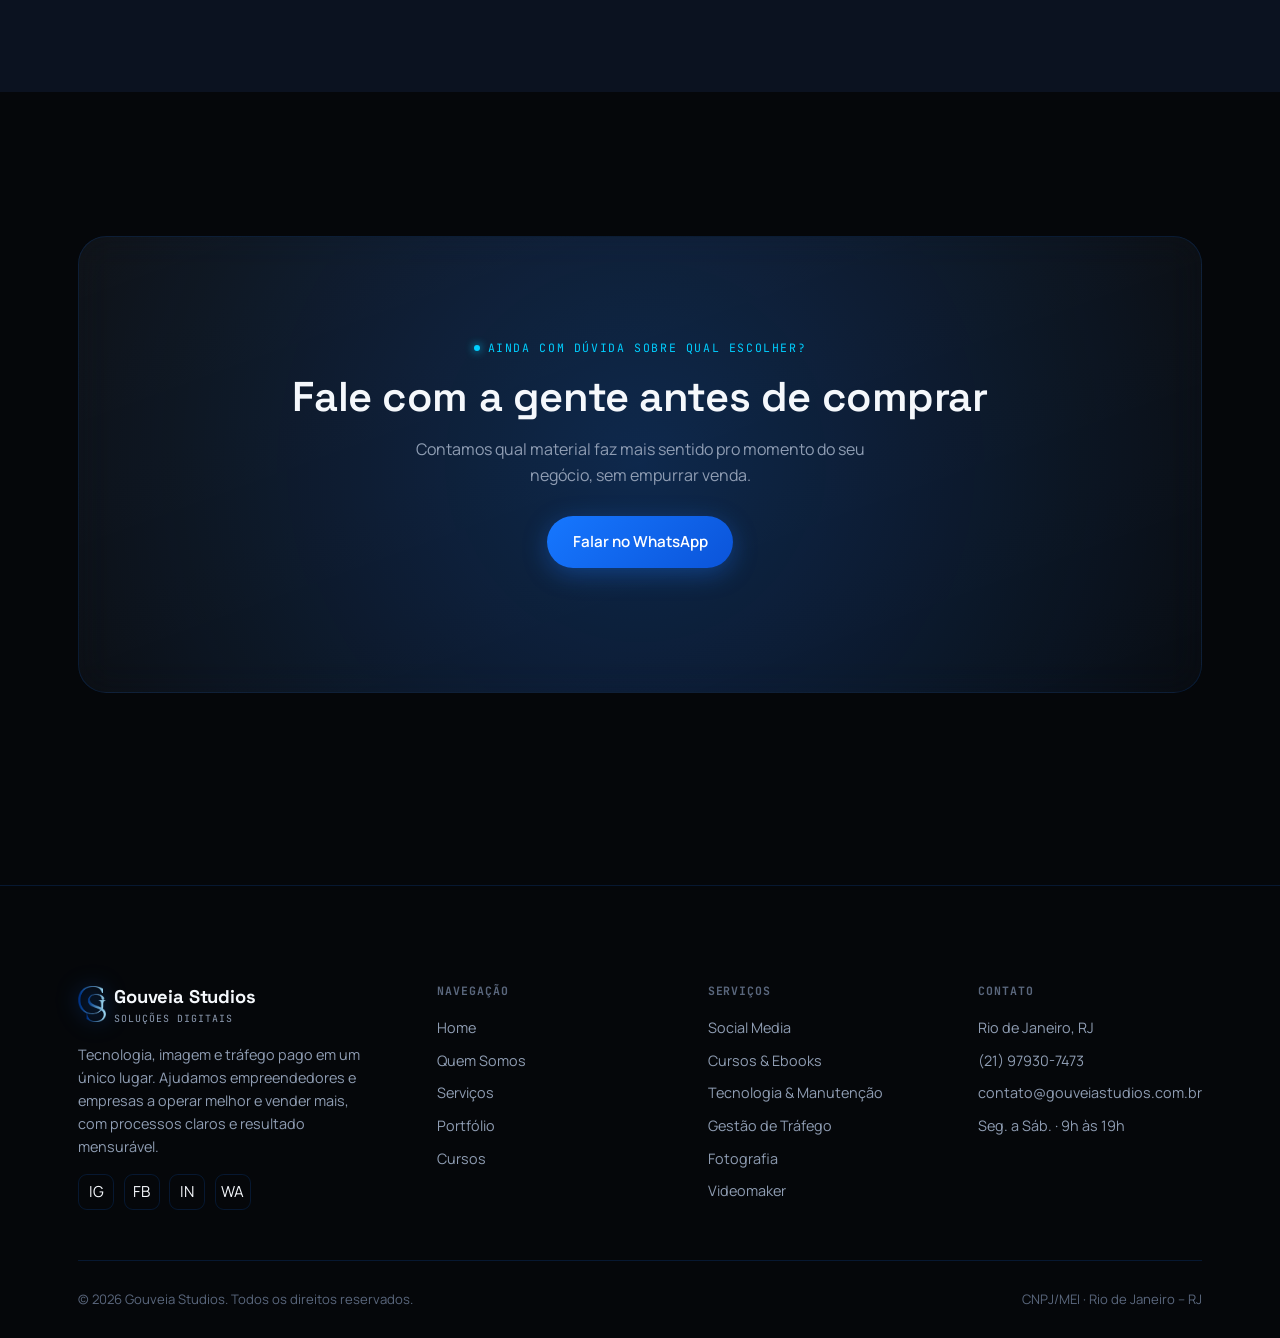
<file: cursos.html>
<!DOCTYPE html>
<html lang="pt-BR">
<head>
  <meta charset="UTF-8">
  <meta name="viewport" content="width=device-width, initial-scale=1.0">
  <meta name="theme-color" content="#05070A">
  <link rel="icon" href="data:image/svg+xml,<svg xmlns=%22http://www.w3.org/2000/svg%22 viewBox=%220 0 100 100%22><rect width=%22100%22 height=%22100%22 rx=%2222%22 fill=%22%231677FF%22/><text x=%2250%22 y=%2266%22 font-size=%2246%22 text-anchor=%22middle%22 fill=%22white%22 font-family=%22monospace%22>GS</text></svg>">
  <link rel="stylesheet" href="css/style.css">
  <title>Cursos e Ebooks | Gouveia Studios</title>
  <meta name="description" content="Cursos em vídeo e ebooks para aprender na prática tráfego pago, social media, tecnologia e produção de imagem — direto de quem aplica isso todo dia.">
  <meta property="og:title" content="Cursos e Ebooks | Gouveia Studios">
  <meta property="og:description" content="Cursos em vídeo e ebooks para aprender na prática tráfego pago, social media, tecnologia e produção de imagem — direto de quem aplica isso todo dia.">
  <meta property="og:type" content="website">
  <meta property="og:locale" content="pt_BR">

</head>
<body>
  <nav class="navbar" id="navbar">
    <div class="nav-inner">
      <a href="index.html" class="brand">
        <img src="assets/logos/logo.png" alt="Gouveia Studios" class="brand-mark">
       
      </a>
      <div class="nav-links" id="navLinks">
        <a href="index.html">Home</a>
        <a href="quem-somos.html">Quem Somos</a>
        <a href="servicos.html">Serviços</a>
        <a href="social-media.html">Social Media</a>
        <a href="fotografia.html">Fotografia</a>
        <a href="videomaker.html">Videomaker</a>
        <a href="tecnologia.html">Tecnologia</a>
        <a href="trafego.html">Tráfego Pago</a>
        <a href="portfolio.html">Portfólio</a>
        <a href="cursos.html" aria-current="page">Cursos</a>
        
      </div>
      <div class="nav-cta">
        
        <a href="https://wa.me/5521979307473?text=Ol%C3%A1%20Tudo%20bem%3F%20Gostaria%20de%20saber%20mais%20sobre%20seus%20servi%C3%A7os!" class="btn btn-primary btn-sm">Solicitar orçamento</a>
        <button class="nav-toggle" id="navToggle" aria-label="Abrir menu" aria-expanded="false" aria-controls="navLinks">
          <span></span><span></span><span></span>
        </button>
      </div>
    </div>
  </nav>


  <section class="page-header">
    <div class="section-inner">
      <div class="breadcrumb"><a href="index.html">Home</a> / Cursos</div>
      <span class="eyebrow">Aprenda com quem aplica</span>
      <h1 class="title" style="font-size: clamp(2.1rem, 4vw, 3rem);">Cursos e Ebooks</h1>
      <p class="lead">Tudo o que a Gouveia Studios aplica no dia a dia dos clientes, organizado em cursos em vídeo e ebooks para você aprender no seu ritmo — sem enrolação, sem teoria solta.</p>
      <div class="hero-actions" style="margin-top: var(--space-md);">
        <a href="#catalogo" class="btn btn-primary">Ver catálogo</a>
        <a href="https://wa.me/5521979307473?text=Ol%C3%A1%20Tudo%20bem%3F%20Gostaria%20de%20saber%20mais%20sobre%20seus%20servi%C3%A7os!" target="_blank" rel="noopener" class="btn btn-ghost">Tirar dúvidas no WhatsApp</a>
      </div>
    </div>
  </section>

  <!-- POR QUE APRENDER COM A GENTE -->
  <section>
    <div class="section-inner grid grid-2" style="gap: var(--space-xl); align-items:center;">
      <div class="reveal">
        <span class="eyebrow">Por que aprender aqui</span>
        <h2 class="title">Conteúdo testado em cliente real, não em teoria de curso genérico</h2>
        <p class="lead">Cada curso e ebook nasce de um serviço que a Gouveia Studios já presta — a mesma estrutura de campanha, o mesmo processo de manutenção, o mesmo jeito de organizar redes sociais que usamos com os clientes vira material de estudo, sem enfeite.</p>
      </div>
      <div class="glass reveal" style="padding: var(--space-lg);">
        <div class="diagnostic-head" style="margin-bottom:1rem;">
          <div class="diagnostic-dots"><span></span><span></span><span></span></div>
          <div class="diagnostic-status">conteúdo liberado</div>
        </div>
        <div class="grid grid-2" style="gap: 0.8rem;">
          <div class="card" style="padding: 1rem; border: 1px solid var(--border);">
            <div class="card-icon" style="width:34px;height:34px;font-size:1rem;margin-bottom:0.5rem;">🎥</div>
            <h3 style="font-size:0.92rem;">Aulas em vídeo</h3>
            <p style="font-size:0.82rem;">No seu ritmo, quando quiser</p>
          </div>
          <div class="card" style="padding: 1rem; border: 1px solid var(--border);">
            <div class="card-icon" style="width:34px;height:34px;font-size:1rem;margin-bottom:0.5rem;">📘</div>
            <h3 style="font-size:0.92rem;">Ebooks em PDF</h3>
            <p style="font-size:0.82rem;">Consulta rápida, direto ao ponto</p>
          </div>
          <div class="card" style="padding: 1rem; border: 1px solid var(--border);">
            <div class="card-icon" style="width:34px;height:34px;font-size:1rem;margin-bottom:0.5rem;">🧩</div>
            <h3 style="font-size:0.92rem;">Modelos e checklists</h3>
            <p style="font-size:0.82rem;">O mesmo material que usamos</p>
          </div>
          <div class="card" style="padding: 1rem; border: 1px solid var(--border);">
            <div class="card-icon" style="width:34px;height:34px;font-size:1rem;margin-bottom:0.5rem;">💬</div>
            <h3 style="font-size:0.92rem;">Suporte por WhatsApp</h3>
            <p style="font-size:0.82rem;">Dúvida tirada com quem produziu</p>
          </div>
        </div>
      </div>
    </div>
  </section>

  <!-- CATÁLOGO -->
  <section id="catalogo" style="background: var(--bg-elevated);">
    <div class="section-inner">
      <div class="section-head center reveal">
        <span class="eyebrow">Catálogo</span>
        <h2 class="title">Escolha por onde começar</h2>
        <p class="lead" style="margin: 0 auto;">Um material para cada frente de atuação da Gouveia Studios — comece pelo que mais dói no seu negócio hoje.</p>
      </div>
      <div class="grid grid-4">
        <div class="card glass reveal">
          <div class="card-icon">📈</div>
          <span class="tag" style="margin-top:0;">Curso em vídeo</span>
          <h3 style="margin-top:0.4rem;">Tráfego Pago do Zero</h3>
          <p>Estruture campanhas no Meta Ads e Google Ads do jeito que a gente usa com cliente real, sem gastar mal o orçamento.</p>
          <a href="https://wa.me/5521979307473?text=Ol%C3%A1%20Tudo%20bem%3F%20Gostaria%20de%20saber%20mais%20sobre%20seus%20servi%C3%A7os!" class="btn btn-ghost btn-sm btn-block" style="margin-top:1rem;">Quero esse</a>
        </div>
        <div class="card glass reveal">
          <div class="card-icon">📲</div>
          <span class="tag" style="margin-top:0;">Curso em vídeo</span>
          <h3 style="margin-top:0.4rem;">Social Media na Prática</h3>
          <p>Calendário de conteúdo, Reels, Stories e gestão de comunidade — organize suas redes como um hub de verdade.</p>
          <a href="https://wa.me/5521979307473?text=Ol%C3%A1%20Tudo%20bem%3F%20Gostaria%20de%20saber%20mais%20sobre%20seus%20servi%C3%A7os!" class="btn btn-ghost btn-sm btn-block" style="margin-top:1rem;">Quero esse</a>
        </div>
        <div class="card glass reveal">
          <div class="card-icon">🖥️</div>
          <span class="tag" style="margin-top:0;">E-book PDF</span>
          <h3 style="margin-top:0.4rem;">Guia de Manutenção de PC</h3>
          <p>Diagnóstico, otimização e upgrade explicados em linguagem simples — descubra o que vale a pena consertar.</p>
          <a href="https://wa.me/5521979307473?text=Ol%C3%A1%20Tudo%20bem%3F%20Gostaria%20de%20saber%20mais%20sobre%20seus%20servi%C3%A7os!" class="btn btn-ghost btn-sm btn-block" style="margin-top:1rem;">Quero esse</a>
        </div>
        <div class="card glass reveal">
          <div class="card-icon">📷</div>
          <span class="tag" style="margin-top:0;">E-book PDF</span>
          <h3 style="margin-top:0.4rem;">Fotografia com o Celular</h3>
          <p>Composição, luz e edição para fotos de produto e feed com o que você já tem na mão.</p>
          <a href="https://wa.me/5521979307473?text=Ol%C3%A1%20Tudo%20bem%3F%20Gostaria%20de%20saber%20mais%20sobre%20seus%20servi%C3%A7os!" class="btn btn-ghost btn-sm btn-block" style="margin-top:1rem;">Quero esse</a>
        </div>
      </div>
    </div>
  </section>

  <!-- COMO FUNCIONA -->
  <section>
    <div class="section-inner">
      <div class="section-head center reveal">
        <span class="eyebrow">Como funciona</span>
        <h2 class="title">Do pedido ao primeiro acesso</h2>
      </div>
      <div class="steps">
        <div class="step glass reveal"><span class="num">01</span><h4>Escolha o material</h4><p>Curso ou ebook, de acordo com o que seu negócio precisa agora.</p></div>
        <div class="step glass reveal"><span class="num">02</span><h4>Confirmação</h4><p>Pagamento combinado direto pelo WhatsApp, sem burocracia.</p></div>
        <div class="step glass reveal"><span class="num">03</span><h4>Acesso liberado</h4><p>Link de acesso ou arquivo enviado assim que o pagamento é confirmado.</p></div>
        <div class="step glass reveal"><span class="num">04</span><h4>Estude e aplique</h4><p>No seu ritmo, com suporte por WhatsApp para tirar dúvidas.</p></div>
      </div>
    </div>
  </section>

  <!-- PRODUTO EM DESTAQUE -->
  <section style="background: var(--bg-elevated);">
    <div class="section-inner">
      <div class="service-detail reveal">
        <div class="media auto"><img src="assets/images/cursos/estrategia-digital.jpg" alt="Capa do curso Estratégia Digital — Transforme presença em resultado" loading="lazy"></div>
        <div>
          <span class="eyebrow">Produto em destaque &middot; material em PDF</span>
          <h2 class="title">Estratégia Digital</h2>
          <p class="lead">Transforme presença em resultado. Um passo a passo direto para planejar sua presença digital — do diagnóstico ao posicionamento — sem enrolação, no formato PDF para consultar quando quiser.</p>
          <ul class="service-list">
            <li>Diagnóstico da presença digital atual</li>
            <li>Guia de posicionamento e planejamento de conteúdo</li>
            <li>Checklist prático de aplicação</li>
            <li>Acesso imediato após a confirmação da compra</li>
          </ul>
          <div class="service-meta">
            <div><strong>Formato</strong>E-book em PDF</div>
            <div><strong>Acesso</strong>Imediato, direto no seu e-mail</div>
          </div>
          <a href="https://pay.exemplo.com/estrategia-digital" target="_blank" rel="noopener" class="btn btn-primary" style="margin-top: var(--space-md);">Comprar agora →</a>
          <p class="form-note">Pagamento processado com segurança na nossa página de vendas.</p>
        </div>
      </div>
    </div>
  </section>

  <section class="cta-final">
    <div class="section-inner">
      <div class="cta-final-panel glass reveal">
        <span class="eyebrow" style="justify-content:center;">Ainda com dúvida sobre qual escolher?</span>
        <h2>Fale com a gente antes de comprar</h2>
        <p>Contamos qual material faz mais sentido pro momento do seu negócio, sem empurrar venda.</p>
        <div class="hero-actions">
          <a href="https://wa.me/5521979307473?text=Ol%C3%A1%20Tudo%20bem%3F%20Gostaria%20de%20saber%20mais%20sobre%20seus%20servi%C3%A7os!" target="_blank" rel="noopener" class="btn btn-primary">Falar no WhatsApp</a>
        </div>
      </div>
    </div>
  </section>


  <footer>
    <div class="section-inner">
      <div class="footer-grid">
        <div class="footer-brand">
          <a href="index.html" class="brand">
            <img src="assets/logos/logo.png" alt="Gouveia Studios" class="brand-mark">
            <span>Gouveia Studios<small>Soluções Digitais</small></span>
          </a>
          <p>Tecnologia, imagem e tráfego pago em um único lugar. Ajudamos empreendedores e empresas a operar melhor e vender mais, com processos claros e resultado mensurável.</p>
          <div class="footer-social">
            <a href="https://instagram.com" target="_blank" rel="noopener" aria-label="Instagram">IG</a>
            <a href="https://facebook.com" target="_blank" rel="noopener" aria-label="Facebook">FB</a>
            <a href="https://linkedin.com" target="_blank" rel="noopener" aria-label="LinkedIn">IN</a>
            <a href="https://wa.me/5521979307473?text=Ol%C3%A1%20Tudo%20bem%3F%20Gostaria%20de%20saber%20mais%20sobre%20seus%20servi%C3%A7os!" target="_blank" rel="noopener" aria-label="WhatsApp">WA</a>
          </div>
        </div>
        <div class="footer-col">
          <h5>Navegação</h5>
          <a href="index.html">Home</a>
          <a href="quem-somos.html">Quem Somos</a>
          <a href="servicos.html">Serviços</a>
          <a href="portfolio.html">Portfólio</a>
          <a href="cursos.html">Cursos</a>
          
        </div>
        <div class="footer-col">
          <h5>Serviços</h5>
          <a href="social-media.html">Social Media</a>
          <a href="cursos.html">Cursos &amp; Ebooks</a>
          <a href="tecnologia.html">Tecnologia &amp; Manutenção</a>
          <a href="trafego.html">Gestão de Tráfego</a>
          <a href="fotografia.html">Fotografia</a>
          <a href="videomaker.html">Videomaker</a>
        </div>
        <div class="footer-col">
          <h5>Contato</h5>
          <li>Rio de Janeiro, RJ</li>
          <li>(21) 97930-7473</li>
          <li>contato@gouveiastudios.com.br</li>
          <li>Seg. a Sáb. · 9h às 19h</li>
        </div>
      </div>
      <div class="footer-bottom">
        <span>&copy; <span data-year></span> Gouveia Studios. Todos os direitos reservados.</span>
        <span>CNPJ/MEI &middot; Rio de Janeiro &ndash; RJ</span>
      </div>
    </div>
  </footer>

  <button class="back-to-top" aria-label="Voltar ao topo">↑</button>

  <script src="js/script.js"></script>
</body>
</html>
</file>
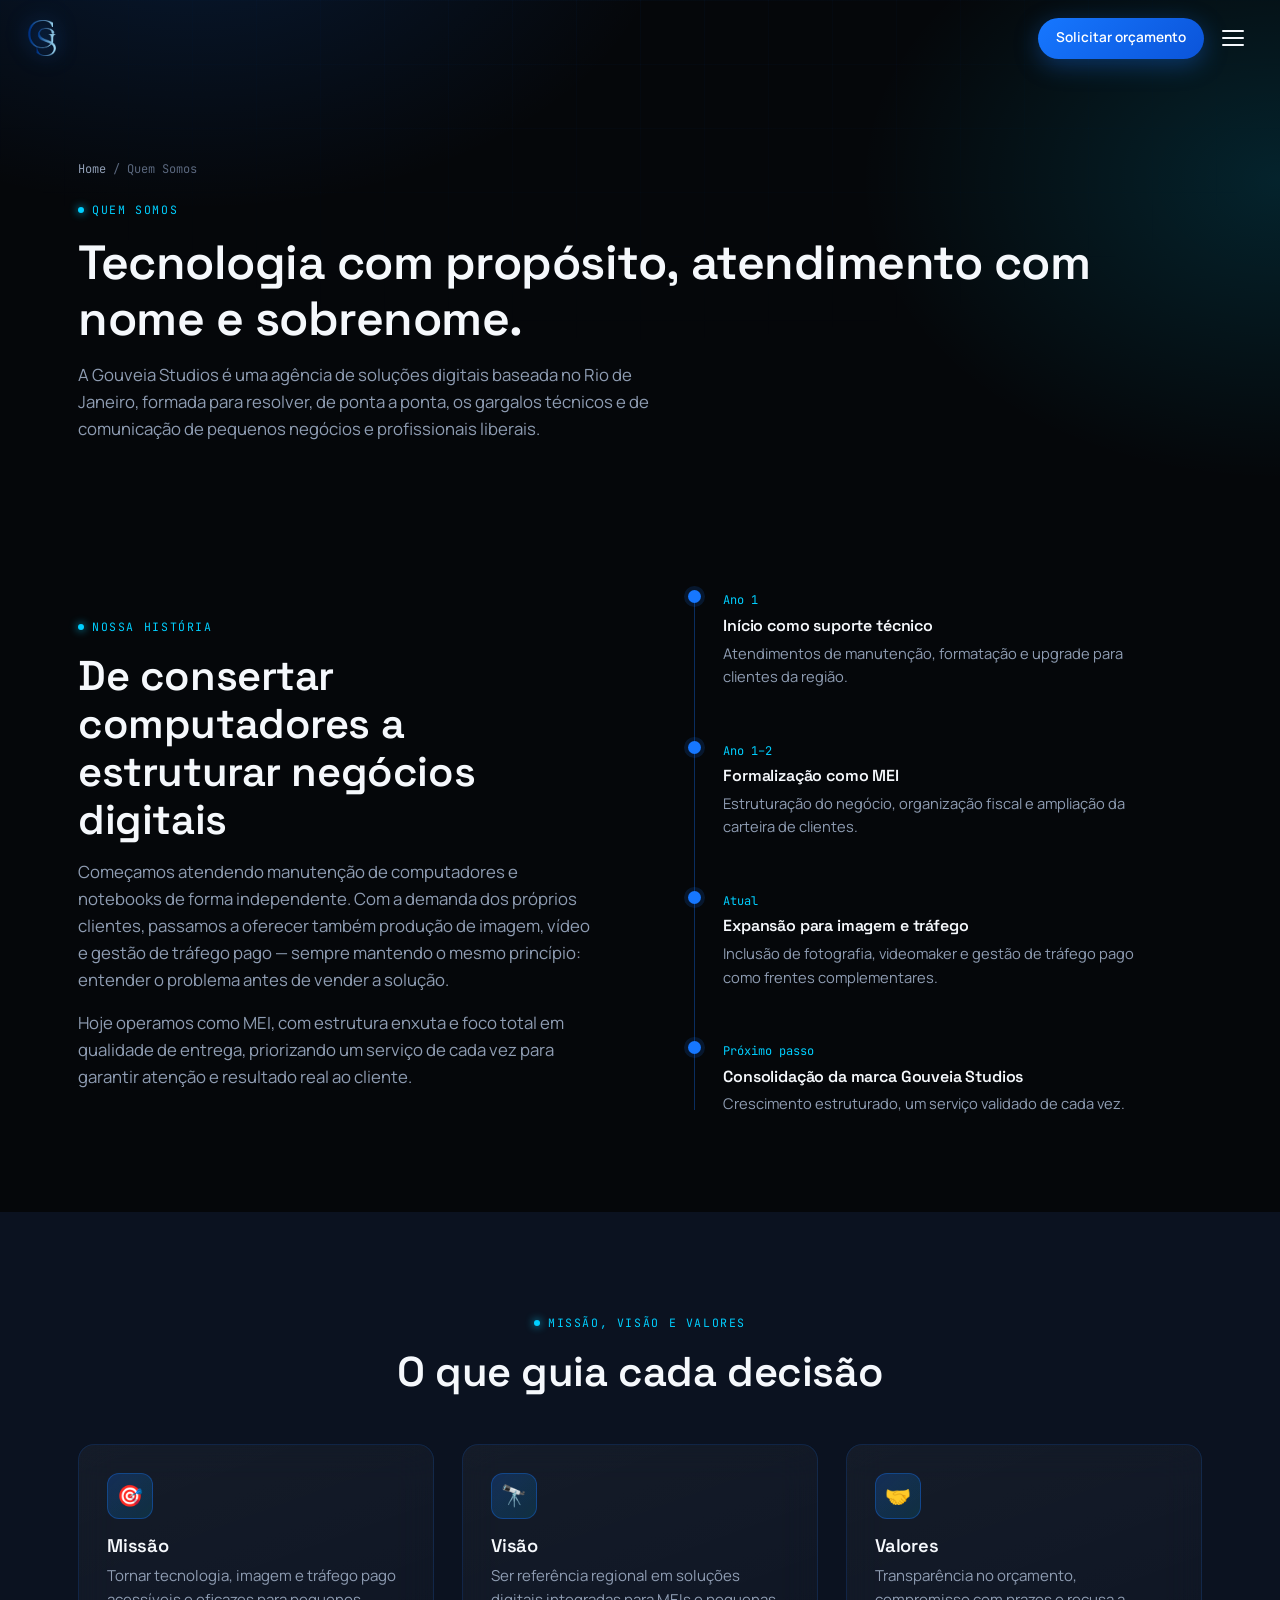
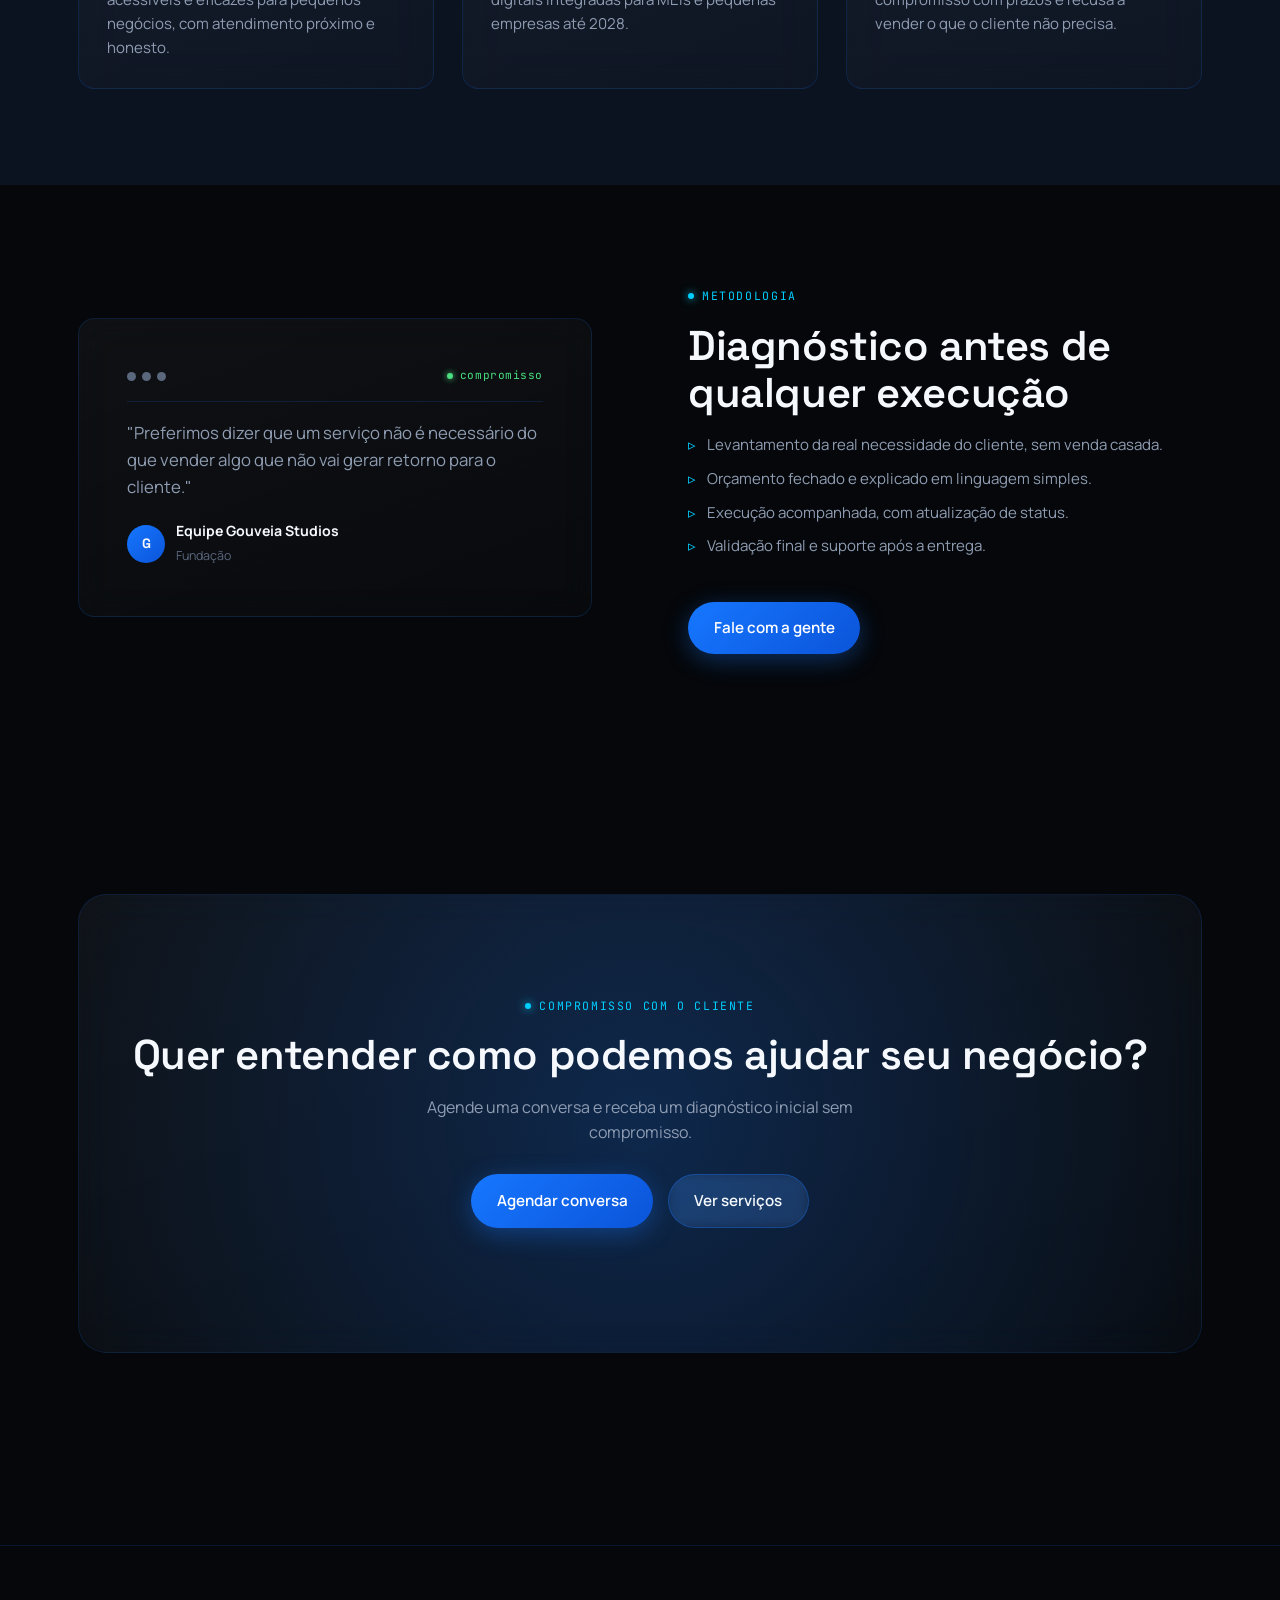
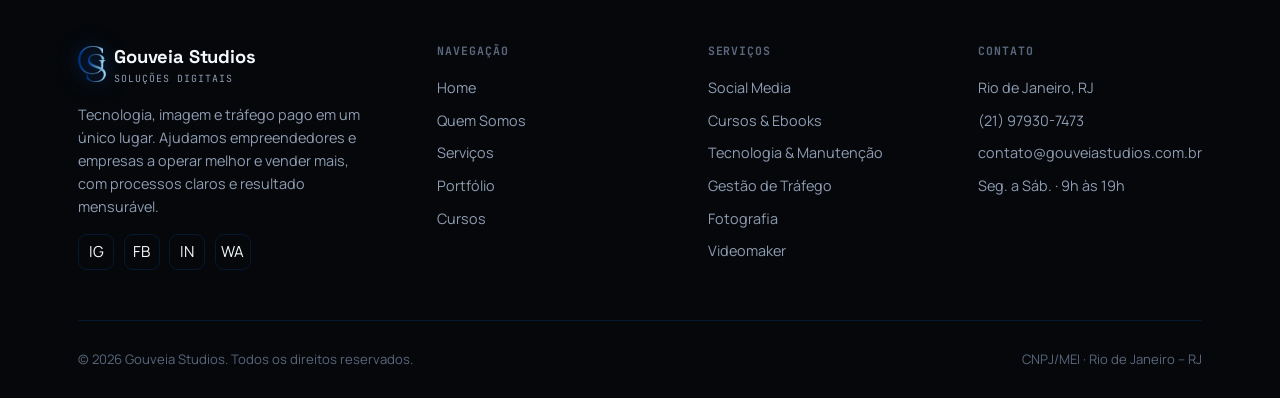
<file: quem-somos.html>
<!DOCTYPE html>
<html lang="pt-BR">
<head>
  <meta charset="UTF-8">
  <meta name="viewport" content="width=device-width, initial-scale=1.0">
  <meta name="theme-color" content="#05070A">
  <link rel="icon" href="data:image/svg+xml,<svg xmlns=%22http://www.w3.org/2000/svg%22 viewBox=%220 0 100 100%22><rect width=%22100%22 height=%22100%22 rx=%2222%22 fill=%22%231677FF%22/><text x=%2250%22 y=%2266%22 font-size=%2246%22 text-anchor=%22middle%22 fill=%22white%22 font-family=%22monospace%22>GS</text></svg>">
  <link rel="stylesheet" href="css/style.css">
  <title>Quem Somos | Gouveia Studios</title>
  <meta name="description" content="Conheça a história, missão, visão e valores da Gouveia Studios, agência de soluções digitais no Rio de Janeiro.">
  <meta property="og:title" content="Quem Somos | Gouveia Studios">
  <meta property="og:description" content="Conheça a história, missão, visão e valores da Gouveia Studios, agência de soluções digitais no Rio de Janeiro.">
  <meta property="og:type" content="website">
  <meta property="og:locale" content="pt_BR">

</head>
<body>
  <nav class="navbar" id="navbar">
    <div class="nav-inner">
      <a href="index.html" class="brand">
        <img src="assets/logos/logo.png" alt="Gouveia Studios" class="brand-mark">
        
      </a>
      <div class="nav-links" id="navLinks">
        <a href="index.html">Home</a>
        <a href="quem-somos.html" aria-current="page">Quem Somos</a>
        <a href="servicos.html">Serviços</a>
        <a href="social-media.html">Social Media</a>
        <a href="fotografia.html">Fotografia</a>
        <a href="videomaker.html">Videomaker</a>
        <a href="tecnologia.html">Tecnologia</a>
        <a href="trafego.html">Tráfego Pago</a>
        <a href="portfolio.html">Portfólio</a>
        <a href="cursos.html">Cursos</a>
        
      </div>
      <div class="nav-cta">
       
        <a href="https://wa.me/5521979307473?text=Ol%C3%A1%20Tudo%20bem%3F%20Gostaria%20de%20saber%20mais%20sobre%20seus%20servi%C3%A7os!" class="btn btn-primary btn-sm">Solicitar orçamento</a>
        <button class="nav-toggle" id="navToggle" aria-label="Abrir menu" aria-expanded="false" aria-controls="navLinks">
          <span></span><span></span><span></span>
        </button>
      </div>
    </div>
  </nav>


  <section class="page-header">
    <div class="section-inner">
      <div class="breadcrumb"><a href="index.html">Home</a> / Quem Somos</div>
      <span class="eyebrow">Quem somos</span>
      <h1 class="title" style="font-size: clamp(2.1rem, 4vw, 3rem);">Tecnologia com propósito, atendimento com nome e sobrenome.</h1>
      <p class="lead">A Gouveia Studios é uma agência de soluções digitais baseada no Rio de Janeiro, formada para resolver, de ponta a ponta, os gargalos técnicos e de comunicação de pequenos negócios e profissionais liberais.</p>
    </div>
  </section>

  <section>
    <div class="section-inner grid grid-2" style="gap: var(--space-xl); align-items:center;">
      <div class="reveal">
        <span class="eyebrow">Nossa história</span>
        <h2 class="title">De consertar computadores a estruturar negócios digitais</h2>
        <p class="lead" style="margin-bottom: var(--space-sm);">Começamos atendendo manutenção de computadores e notebooks de forma independente. Com a demanda dos próprios clientes, passamos a oferecer também produção de imagem, vídeo e gestão de tráfego pago — sempre mantendo o mesmo princípio: entender o problema antes de vender a solução.</p>
        <p class="lead">Hoje operamos como MEI, com estrutura enxuta e foco total em qualidade de entrega, priorizando um serviço de cada vez para garantir atenção e resultado real ao cliente.</p>
      </div>
      <div class="timeline reveal">
        <div class="timeline-item">
          <span class="yr">Ano 1</span>
          <h4>Início como suporte técnico</h4>
          <p>Atendimentos de manutenção, formatação e upgrade para clientes da região.</p>
        </div>
        <div class="timeline-item">
          <span class="yr">Ano 1–2</span>
          <h4>Formalização como MEI</h4>
          <p>Estruturação do negócio, organização fiscal e ampliação da carteira de clientes.</p>
        </div>
        <div class="timeline-item">
          <span class="yr">Atual</span>
          <h4>Expansão para imagem e tráfego</h4>
          <p>Inclusão de fotografia, videomaker e gestão de tráfego pago como frentes complementares.</p>
        </div>
        <div class="timeline-item">
          <span class="yr">Próximo passo</span>
          <h4>Consolidação da marca Gouveia Studios</h4>
          <p>Crescimento estruturado, um serviço validado de cada vez.</p>
        </div>
      </div>
    </div>
  </section>

  <section style="background: var(--bg-elevated);">
    <div class="section-inner">
      <div class="section-head center reveal">
        <span class="eyebrow">Missão, visão e valores</span>
        <h2 class="title">O que guia cada decisão</h2>
      </div>
      <div class="values-grid">
        <div class="card glass reveal">
          <div class="card-icon">🎯</div>
          <h3>Missão</h3>
          <p>Tornar tecnologia, imagem e tráfego pago acessíveis e eficazes para pequenos negócios, com atendimento próximo e honesto.</p>
        </div>
        <div class="card glass reveal">
          <div class="card-icon">🔭</div>
          <h3>Visão</h3>
          <p>Ser referência regional em soluções digitais integradas para MEIs e pequenas empresas até 2028.</p>
        </div>
        <div class="card glass reveal">
          <div class="card-icon">🤝</div>
          <h3>Valores</h3>
          <p>Transparência no orçamento, compromisso com prazos e recusa a vender o que o cliente não precisa.</p>
        </div>
      </div>
    </div>
  </section>

  <section>
    <div class="section-inner grid grid-2" style="gap: var(--space-xl); align-items:center;">
      <div class="reveal" style="order:2;">
        <span class="eyebrow">Metodologia</span>
        <h2 class="title">Diagnóstico antes de qualquer execução</h2>
        <ul class="service-list">
          <li>Levantamento da real necessidade do cliente, sem venda casada.</li>
          <li>Orçamento fechado e explicado em linguagem simples.</li>
          <li>Execução acompanhada, com atualização de status.</li>
          <li>Validação final e suporte após a entrega.</li>
        </ul>
        <a href="contato.html" class="btn btn-primary" style="margin-top: var(--space-sm);">Fale com a gente</a>
      </div>
      <div class="glass reveal" style="padding: var(--space-lg); order:1;">
        <div class="diagnostic-panel" style="border:none; box-shadow:none; padding:0;">
          <div class="diagnostic-head">
            <div class="diagnostic-dots"><span></span><span></span><span></span></div>
            <div class="diagnostic-status">compromisso</div>
          </div>
          <p class="lead" style="margin-top: 1rem;">"Preferimos dizer que um serviço não é necessário do que vender algo que não vai gerar retorno para o cliente."</p>
          <div class="testi-author" style="margin-top: 1.2rem;">
            <div class="testi-avatar">G</div>
            <div><strong>Equipe Gouveia Studios</strong><span>Fundação</span></div>
          </div>
        </div>
      </div>
    </div>
  </section>

  <section class="cta-final">
    <div class="section-inner">
      <div class="cta-final-panel glass reveal">
        <span class="eyebrow" style="justify-content:center;">Compromisso com o cliente</span>
        <h2>Quer entender como podemos ajudar seu negócio?</h2>
        <p>Agende uma conversa e receba um diagnóstico inicial sem compromisso.</p>
        <div class="hero-actions">
          <a href="https://wa.me/5521979307473?text=Ol%C3%A1%20Tudo%20bem%3F%20Gostaria%20de%20saber%20mais%20sobre%20seus%20servi%C3%A7os!" class="btn btn-primary">Agendar conversa</a>
          <a href="servicos.html" class="btn btn-ghost">Ver serviços</a>
        </div>
      </div>
    </div>
  </section>


  <footer>
    <div class="section-inner">
      <div class="footer-grid">
        <div class="footer-brand">
          <a href="index.html" class="brand">
            <img src="assets/logos/logo.png" alt="Gouveia Studios" class="brand-mark">
            <span>Gouveia Studios<small>Soluções Digitais</small></span>
          </a>
          <p>Tecnologia, imagem e tráfego pago em um único lugar. Ajudamos empreendedores e empresas a operar melhor e vender mais, com processos claros e resultado mensurável.</p>
          <div class="footer-social">
            <a href="https://instagram.com" target="_blank" rel="noopener" aria-label="Instagram">IG</a>
            <a href="https://facebook.com" target="_blank" rel="noopener" aria-label="Facebook">FB</a>
            <a href="https://linkedin.com" target="_blank" rel="noopener" aria-label="LinkedIn">IN</a>
            <a href="https://wa.me/5521979307473?text=Ol%C3%A1%20Tudo%20bem%3F%20Gostaria%20de%20saber%20mais%20sobre%20seus%20servi%C3%A7os!" target="_blank" rel="noopener" aria-label="WhatsApp">WA</a>
          </div>
        </div>
        <div class="footer-col">
          <h5>Navegação</h5>
          <a href="index.html">Home</a>
          <a href="quem-somos.html">Quem Somos</a>
          <a href="servicos.html">Serviços</a>
          <a href="portfolio.html">Portfólio</a>
          <a href="cursos.html">Cursos</a>
          
        </div>
        <div class="footer-col">
          <h5>Serviços</h5>
          <a href="social-media.html">Social Media</a>
          <a href="cursos.html">Cursos &amp; Ebooks</a>
          <a href="tecnologia.html">Tecnologia &amp; Manutenção</a>
          <a href="trafego.html">Gestão de Tráfego</a>
          <a href="fotografia.html">Fotografia</a>
          <a href="videomaker.html">Videomaker</a>
        </div>
        <div class="footer-col">
          <h5>Contato</h5>
          <li>Rio de Janeiro, RJ</li>
          <li>(21) 97930-7473</li>
          <li>contato@gouveiastudios.com.br</li>
          <li>Seg. a Sáb. · 9h às 19h</li>
        </div>
      </div>
      <div class="footer-bottom">
        <span>&copy; <span data-year></span> Gouveia Studios. Todos os direitos reservados.</span>
        <span>CNPJ/MEI &middot; Rio de Janeiro &ndash; RJ</span>
      </div>
    </div>
  </footer>

  <button class="back-to-top" aria-label="Voltar ao topo">↑</button>

  <script src="js/script.js"></script>
</body>
</html>
</file>
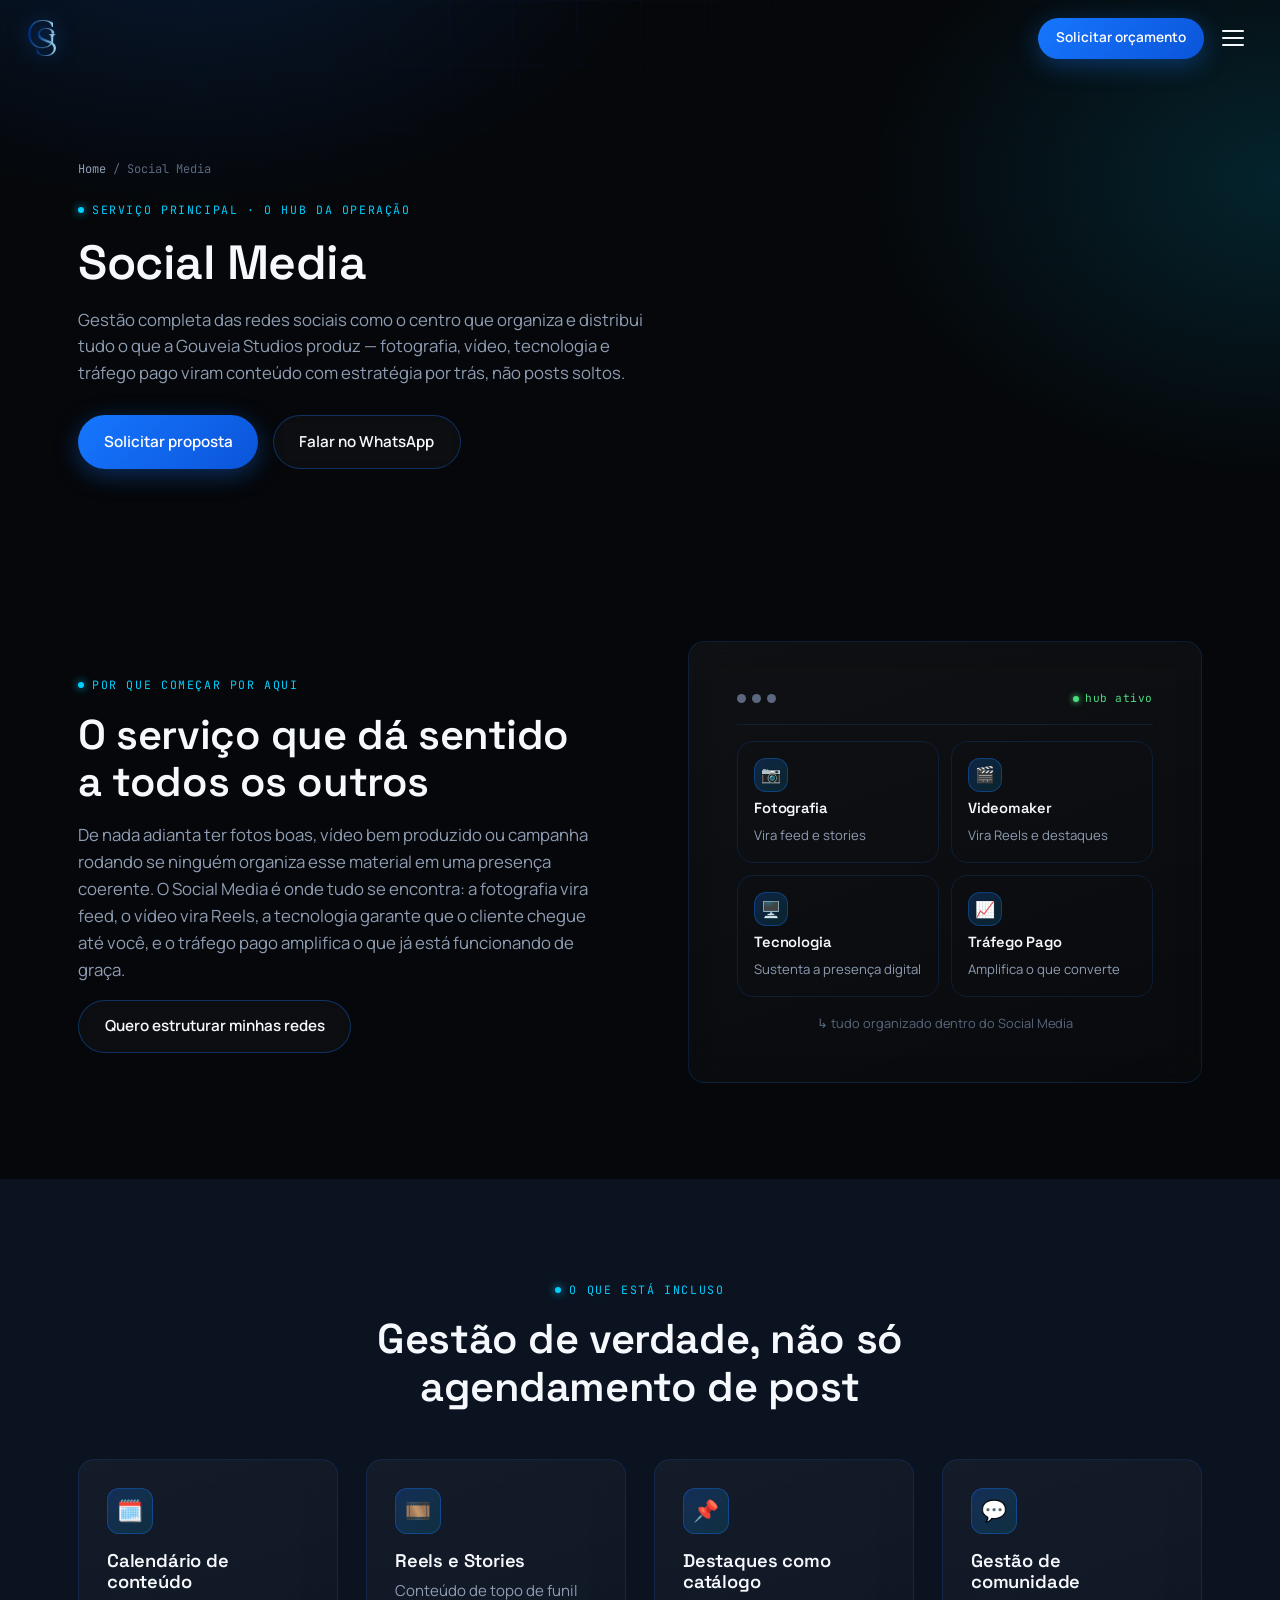
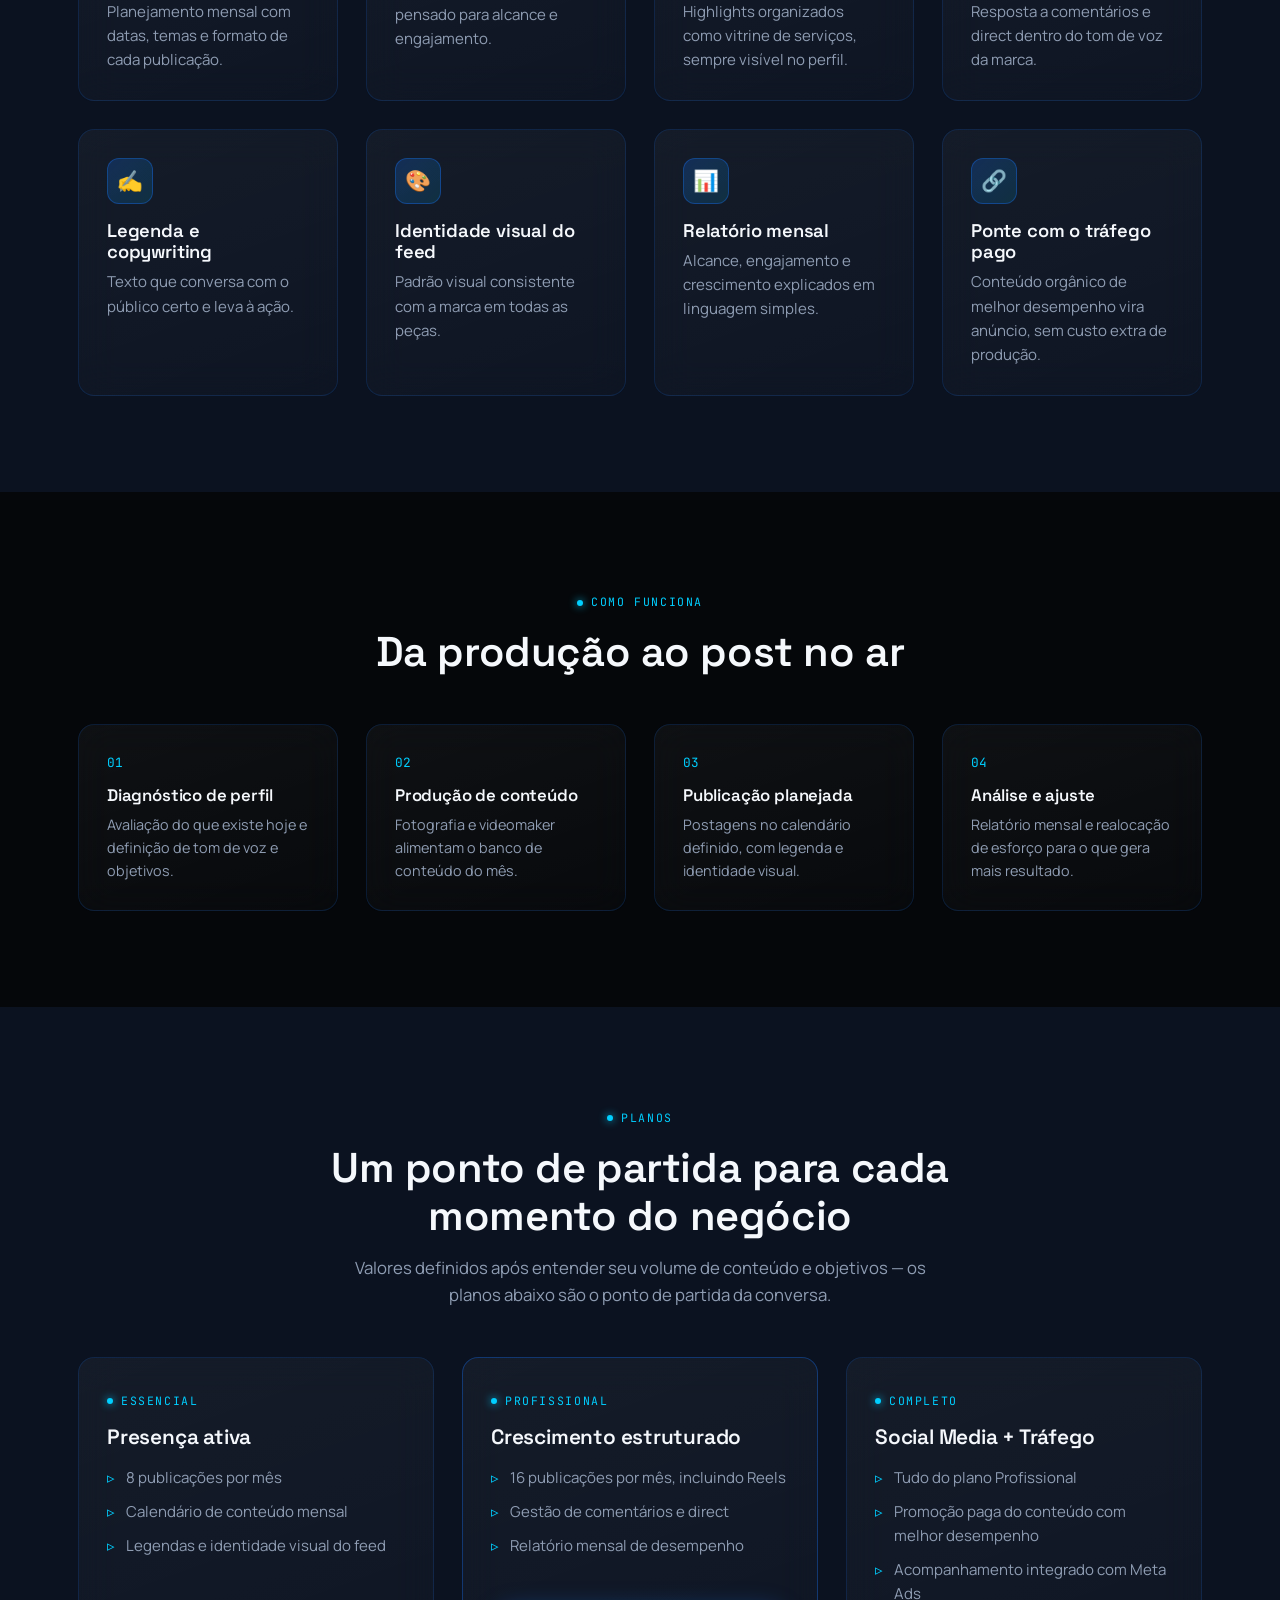
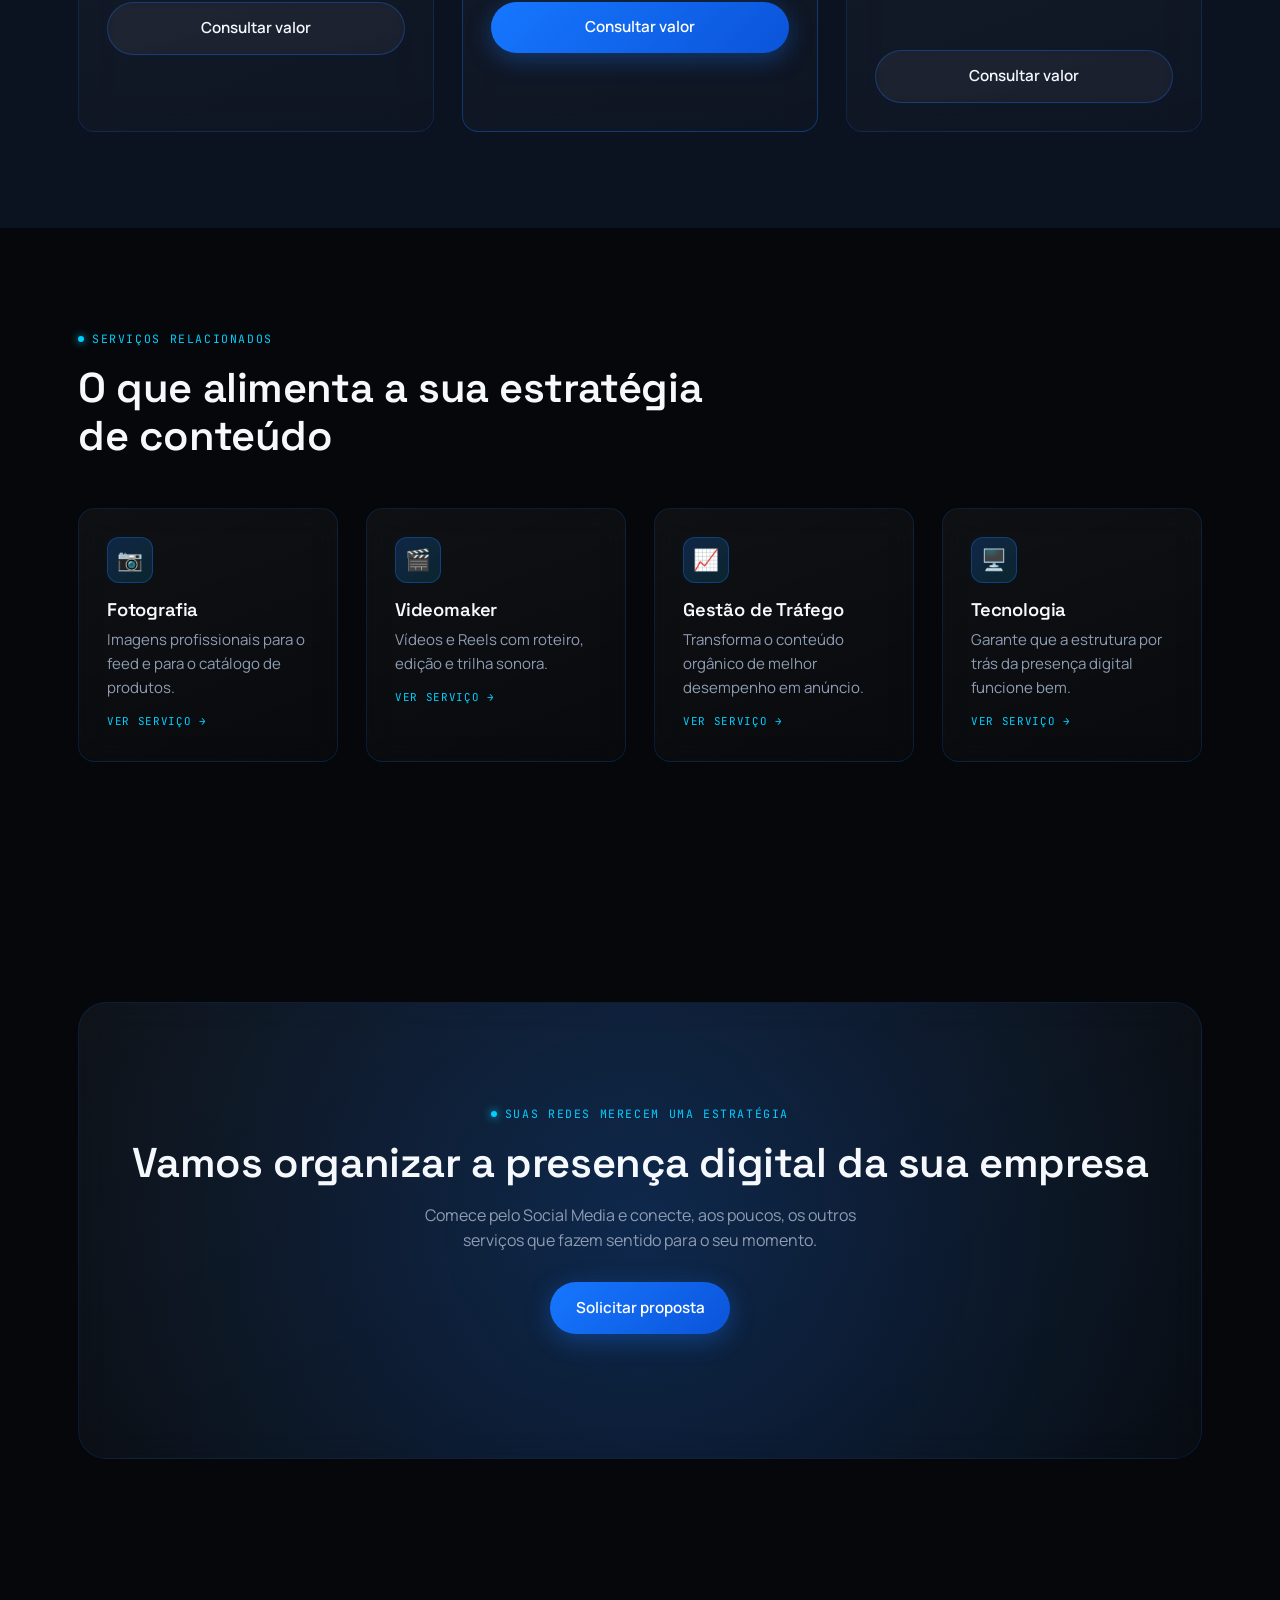
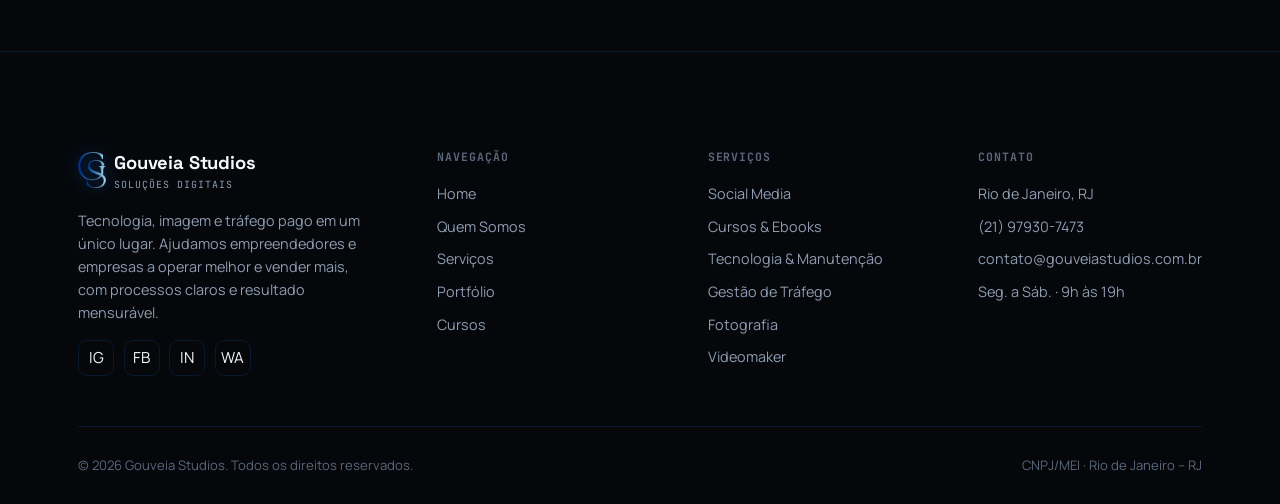
<file: social-media.html>
<!DOCTYPE html>
<html lang="pt-BR">
<head>
  <meta charset="UTF-8">
  <meta name="viewport" content="width=device-width, initial-scale=1.0">
  <meta name="theme-color" content="#05070A">
  <link rel="icon" href="data:image/svg+xml,<svg xmlns=%22http://www.w3.org/2000/svg%22 viewBox=%220 0 100 100%22><rect width=%22100%22 height=%22100%22 rx=%2222%22 fill=%22%231677FF%22/><text x=%2250%22 y=%2266%22 font-size=%2246%22 text-anchor=%22middle%22 fill=%22white%22 font-family=%22monospace%22>GS</text></svg>">
  <link rel="stylesheet" href="css/style.css">
  <title>Social Media | Gouveia Studios</title>
  <meta name="description" content="Gestão de redes sociais como o hub que conecta fotografia, videomaker, tecnologia e tráfego pago em uma presença digital coerente.">
  <meta property="og:title" content="Social Media | Gouveia Studios">
  <meta property="og:description" content="Gestão de redes sociais como o hub que conecta fotografia, videomaker, tecnologia e tráfego pago em uma presença digital coerente.">
  <meta property="og:type" content="website">
  <meta property="og:locale" content="pt_BR">

</head>
<body>
  <nav class="navbar" id="navbar">
    <div class="nav-inner">
      <a href="index.html" class="brand">
        <img src="assets/logos/logo.png" alt="Gouveia Studios" class="brand-mark">
        
      </a>
      <div class="nav-links" id="navLinks">
        <a href="index.html">Home</a>
        <a href="quem-somos.html">Quem Somos</a>
        <a href="servicos.html">Serviços</a>
        <a href="social-media.html" aria-current="page">Social Media</a>
        <a href="fotografia.html">Fotografia</a>
        <a href="videomaker.html">Videomaker</a>
        <a href="tecnologia.html">Tecnologia</a>
        <a href="trafego.html">Tráfego Pago</a>
        <a href="portfolio.html">Portfólio</a>
        <a href="cursos.html">Cursos</a>
        
      </div>
      <div class="nav-cta">
        
        <a href="https://wa.me/5521979307473?text=Ol%C3%A1%20Tudo%20bem%3F%20Gostaria%20de%20saber%20mais%20sobre%20seus%20servi%C3%A7os!" class="btn btn-primary btn-sm">Solicitar orçamento</a>
        <button class="nav-toggle" id="navToggle" aria-label="Abrir menu" aria-expanded="false" aria-controls="navLinks">
          <span></span><span></span><span></span>
        </button>
      </div>
    </div>
  </nav>


  <section class="page-header">
    <div class="section-inner">
      <div class="breadcrumb"><a href="index.html">Home</a> / Social Media</div>
      <span class="eyebrow">Serviço principal &middot; o hub da operação</span>
      <h1 class="title" style="font-size: clamp(2.1rem, 4vw, 3rem);">Social Media</h1>
      <p class="lead">Gestão completa das redes sociais como o centro que organiza e distribui tudo o que a Gouveia Studios produz — fotografia, vídeo, tecnologia e tráfego pago viram conteúdo com estratégia por trás, não posts soltos.</p>
      <div class="hero-actions" style="margin-top: var(--space-md);">
        <a href="https://wa.me/5521979307473?text=Ol%C3%A1%20Tudo%20bem%3F%20Gostaria%20de%20saber%20mais%20sobre%20seus%20servi%C3%A7os!" class="btn btn-primary">Solicitar proposta</a>
        <a href="https://wa.me/5521979307473?text=Ol%C3%A1%20Tudo%20bem%3F%20Gostaria%20de%20saber%20mais%20sobre%20seus%20servi%C3%A7os!" target="_blank" rel="noopener" class="btn btn-ghost">Falar no WhatsApp</a>
      </div>
    </div>
  </section>

  <!-- POR QUE É O SERVIÇO CENTRAL -->
  <section>
    <div class="section-inner grid grid-2" style="gap: var(--space-xl); align-items:center;">
      <div class="reveal">
        <span class="eyebrow">Por que começar por aqui</span>
        <h2 class="title">O serviço que dá sentido a todos os outros</h2>
        <p class="lead">De nada adianta ter fotos boas, vídeo bem produzido ou campanha rodando se ninguém organiza esse material em uma presença coerente. O Social Media é onde tudo se encontra: a fotografia vira feed, o vídeo vira Reels, a tecnologia garante que o cliente chegue até você, e o tráfego pago amplifica o que já está funcionando de graça.</p>
        <a href="https://wa.me/5521979307473?text=Ol%C3%A1%20Tudo%20bem%3F%20Gostaria%20de%20saber%20mais%20sobre%20seus%20servi%C3%A7os!" class="btn btn-ghost" style="margin-top: var(--space-sm);">Quero estruturar minhas redes</a>
      </div>
      <div class="glass reveal" style="padding: var(--space-lg);">
        <div class="diagnostic-head" style="margin-bottom:1rem;">
          <div class="diagnostic-dots"><span></span><span></span><span></span></div>
          <div class="diagnostic-status">hub ativo</div>
        </div>
        <div class="grid grid-2" style="gap: 0.8rem;">
          <div class="card" style="padding: 1rem; border: 1px solid var(--border);">
            <div class="card-icon" style="width:34px;height:34px;font-size:1rem;margin-bottom:0.5rem;">📷</div>
            <h3 style="font-size:0.92rem;">Fotografia</h3>
            <p style="font-size:0.82rem;">Vira feed e stories</p>
          </div>
          <div class="card" style="padding: 1rem; border: 1px solid var(--border);">
            <div class="card-icon" style="width:34px;height:34px;font-size:1rem;margin-bottom:0.5rem;">🎬</div>
            <h3 style="font-size:0.92rem;">Videomaker</h3>
            <p style="font-size:0.82rem;">Vira Reels e destaques</p>
          </div>
          <div class="card" style="padding: 1rem; border: 1px solid var(--border);">
            <div class="card-icon" style="width:34px;height:34px;font-size:1rem;margin-bottom:0.5rem;">🖥️</div>
            <h3 style="font-size:0.92rem;">Tecnologia</h3>
            <p style="font-size:0.82rem;">Sustenta a presença digital</p>
          </div>
          <div class="card" style="padding: 1rem; border: 1px solid var(--border);">
            <div class="card-icon" style="width:34px;height:34px;font-size:1rem;margin-bottom:0.5rem;">📈</div>
            <h3 style="font-size:0.92rem;">Tráfego Pago</h3>
            <p style="font-size:0.82rem;">Amplifica o que converte</p>
          </div>
        </div>
        <p class="form-note" style="text-align:center; margin-top: 1rem;">↳ tudo organizado dentro do Social Media</p>
      </div>
    </div>
  </section>

  <!-- O QUE ESTÁ INCLUSO -->
  <section style="background: var(--bg-elevated);">
    <div class="section-inner">
      <div class="section-head center reveal">
        <span class="eyebrow">O que está incluso</span>
        <h2 class="title">Gestão de verdade, não só agendamento de post</h2>
      </div>
      <div class="grid grid-4">
        <div class="card glass reveal">
          <div class="card-icon">🗓️</div>
          <h3>Calendário de conteúdo</h3>
          <p>Planejamento mensal com datas, temas e formato de cada publicação.</p>
        </div>
        <div class="card glass reveal">
          <div class="card-icon">🎞️</div>
          <h3>Reels e Stories</h3>
          <p>Conteúdo de topo de funil pensado para alcance e engajamento.</p>
        </div>
        <div class="card glass reveal">
          <div class="card-icon">📌</div>
          <h3>Destaques como catálogo</h3>
          <p>Highlights organizados como vitrine de serviços, sempre visível no perfil.</p>
        </div>
        <div class="card glass reveal">
          <div class="card-icon">💬</div>
          <h3>Gestão de comunidade</h3>
          <p>Resposta a comentários e direct dentro do tom de voz da marca.</p>
        </div>
        <div class="card glass reveal">
          <div class="card-icon">✍️</div>
          <h3>Legenda e copywriting</h3>
          <p>Texto que conversa com o público certo e leva à ação.</p>
        </div>
        <div class="card glass reveal">
          <div class="card-icon">🎨</div>
          <h3>Identidade visual do feed</h3>
          <p>Padrão visual consistente com a marca em todas as peças.</p>
        </div>
        <div class="card glass reveal">
          <div class="card-icon">📊</div>
          <h3>Relatório mensal</h3>
          <p>Alcance, engajamento e crescimento explicados em linguagem simples.</p>
        </div>
        <div class="card glass reveal">
          <div class="card-icon">🔗</div>
          <h3>Ponte com o tráfego pago</h3>
          <p>Conteúdo orgânico de melhor desempenho vira anúncio, sem custo extra de produção.</p>
        </div>
      </div>
    </div>
  </section>

  <!-- COMO FUNCIONA -->
  <section>
    <div class="section-inner">
      <div class="section-head center reveal">
        <span class="eyebrow">Como funciona</span>
        <h2 class="title">Da produção ao post no ar</h2>
      </div>
      <div class="steps">
        <div class="step glass reveal"><span class="num">01</span><h4>Diagnóstico de perfil</h4><p>Avaliação do que existe hoje e definição de tom de voz e objetivos.</p></div>
        <div class="step glass reveal"><span class="num">02</span><h4>Produção de conteúdo</h4><p>Fotografia e videomaker alimentam o banco de conteúdo do mês.</p></div>
        <div class="step glass reveal"><span class="num">03</span><h4>Publicação planejada</h4><p>Postagens no calendário definido, com legenda e identidade visual.</p></div>
        <div class="step glass reveal"><span class="num">04</span><h4>Análise e ajuste</h4><p>Relatório mensal e realocação de esforço para o que gera mais resultado.</p></div>
      </div>
    </div>
  </section>

  <!-- PLANOS -->
  <section style="background: var(--bg-elevated);">
    <div class="section-inner">
      <div class="section-head center reveal">
        <span class="eyebrow">Planos</span>
        <h2 class="title">Um ponto de partida para cada momento do negócio</h2>
        <p class="lead" style="margin: 0 auto;">Valores definidos após entender seu volume de conteúdo e objetivos — os planos abaixo são o ponto de partida da conversa.</p>
      </div>
      <div class="grid grid-3">
        <div class="card glass reveal">
          <span class="eyebrow">Essencial</span>
          <h3 style="font-size:1.3rem; margin-bottom:0.6rem;">Presença ativa</h3>
          <ul class="service-list">
            <li>8 publicações por mês</li>
            <li>Calendário de conteúdo mensal</li>
            <li>Legendas e identidade visual do feed</li>
          </ul>
          <a href="contato.html" class="btn btn-ghost btn-block" style="margin-top: var(--space-sm);">Consultar valor</a>
        </div>
        <div class="card glass reveal" style="border-color: var(--border-strong);">
          <span class="eyebrow">Profissional</span>
          <h3 style="font-size:1.3rem; margin-bottom:0.6rem;">Crescimento estruturado</h3>
          <ul class="service-list">
            <li>16 publicações por mês, incluindo Reels</li>
            <li>Gestão de comentários e direct</li>
            <li>Relatório mensal de desempenho</li>
          </ul>
          <a href="contato.html" class="btn btn-primary btn-block" style="margin-top: var(--space-sm);">Consultar valor</a>
        </div>
        <div class="card glass reveal">
          <span class="eyebrow">Completo</span>
          <h3 style="font-size:1.3rem; margin-bottom:0.6rem;">Social Media + Tráfego</h3>
          <ul class="service-list">
            <li>Tudo do plano Profissional</li>
            <li>Promoção paga do conteúdo com melhor desempenho</li>
            <li>Acompanhamento integrado com Meta Ads</li>
          </ul>
          <a href="https://wa.me/5521979307473?text=Ol%C3%A1%20Tudo%20bem%3F%20Gostaria%20de%20saber%20mais%20sobre%20seus%20servi%C3%A7os!" class="btn btn-ghost btn-block" style="margin-top: var(--space-sm);">Consultar valor</a>
        </div>
      </div>
    </div>
  </section>

  <!-- SERVIÇOS RELACIONADOS -->
  <section>
    <div class="section-inner">
      <div class="section-head reveal">
        <span class="eyebrow">Serviços relacionados</span>
        <h2 class="title">O que alimenta a sua estratégia de conteúdo</h2>
      </div>
      <div class="grid grid-4">
        <a href="fotografia.html" class="card glass reveal">
          <div class="card-icon">📷</div>
          <h3>Fotografia</h3>
          <p>Imagens profissionais para o feed e para o catálogo de produtos.</p>
          <span class="tag">Ver serviço →</span>
        </a>
        <a href="videomaker.html" class="card glass reveal">
          <div class="card-icon">🎬</div>
          <h3>Videomaker</h3>
          <p>Vídeos e Reels com roteiro, edição e trilha sonora.</p>
          <span class="tag">Ver serviço →</span>
        </a>
        <a href="trafego.html" class="card glass reveal">
          <div class="card-icon">📈</div>
          <h3>Gestão de Tráfego</h3>
          <p>Transforma o conteúdo orgânico de melhor desempenho em anúncio.</p>
          <span class="tag">Ver serviço →</span>
        </a>
        <a href="tecnologia.html" class="card glass reveal">
          <div class="card-icon">🖥️</div>
          <h3>Tecnologia</h3>
          <p>Garante que a estrutura por trás da presença digital funcione bem.</p>
          <span class="tag">Ver serviço →</span>
        </a>
      </div>
    </div>
  </section>

  <section class="cta-final">
    <div class="section-inner">
      <div class="cta-final-panel glass reveal">
        <span class="eyebrow" style="justify-content:center;">Suas redes merecem uma estratégia</span>
        <h2>Vamos organizar a presença digital da sua empresa</h2>
        <p>Comece pelo Social Media e conecte, aos poucos, os outros serviços que fazem sentido para o seu momento.</p>
        <div class="hero-actions">
          <a href="https://wa.me/5521979307473?text=Ol%C3%A1%20Tudo%20bem%3F%20Gostaria%20de%20saber%20mais%20sobre%20seus%20servi%C3%A7os!" class="btn btn-primary">Solicitar proposta</a>
        </div>
      </div>
    </div>
  </section>


  <footer>
    <div class="section-inner">
      <div class="footer-grid">
        <div class="footer-brand">
          <a href="index.html" class="brand">
            <img src="assets/logos/logo.png" alt="Gouveia Studios" class="brand-mark">
            <span>Gouveia Studios<small>Soluções Digitais</small></span>
          </a>
          <p>Tecnologia, imagem e tráfego pago em um único lugar. Ajudamos empreendedores e empresas a operar melhor e vender mais, com processos claros e resultado mensurável.</p>
          <div class="footer-social">
            <a href="https://instagram.com" target="_blank" rel="noopener" aria-label="Instagram">IG</a>
            <a href="https://facebook.com" target="_blank" rel="noopener" aria-label="Facebook">FB</a>
            <a href="https://linkedin.com" target="_blank" rel="noopener" aria-label="LinkedIn">IN</a>
            <a href="https://wa.me/5521979307473?text=Ol%C3%A1%20Tudo%20bem%3F%20Gostaria%20de%20saber%20mais%20sobre%20seus%20servi%C3%A7os!" target="_blank" rel="noopener" aria-label="WhatsApp">WA</a>
          </div>
        </div>
        <div class="footer-col">
          <h5>Navegação</h5>
          <a href="index.html">Home</a>
          <a href="quem-somos.html">Quem Somos</a>
          <a href="servicos.html">Serviços</a>
          <a href="portfolio.html">Portfólio</a>
          <a href="cursos.html">Cursos</a>
          
        </div>
        <div class="footer-col">
          <h5>Serviços</h5>
          <a href="social-media.html">Social Media</a>
          <a href="cursos.html">Cursos &amp; Ebooks</a>
          <a href="tecnologia.html">Tecnologia &amp; Manutenção</a>
          <a href="trafego.html">Gestão de Tráfego</a>
          <a href="fotografia.html">Fotografia</a>
          <a href="videomaker.html">Videomaker</a>
        </div>
        <div class="footer-col">
          <h5>Contato</h5>
          <li>Rio de Janeiro, RJ</li>
          <li>(21) 97930-7473</li>
          <li>contato@gouveiastudios.com.br</li>
          <li>Seg. a Sáb. · 9h às 19h</li>
        </div>
      </div>
      <div class="footer-bottom">
        <span>&copy; <span data-year></span> Gouveia Studios. Todos os direitos reservados.</span>
        <span>CNPJ/MEI &middot; Rio de Janeiro &ndash; RJ</span>
      </div>
    </div>
  </footer>

  <button class="back-to-top" aria-label="Voltar ao topo">↑</button>

  <script src="js/script.js"></script>
</body>
</html>
</file>
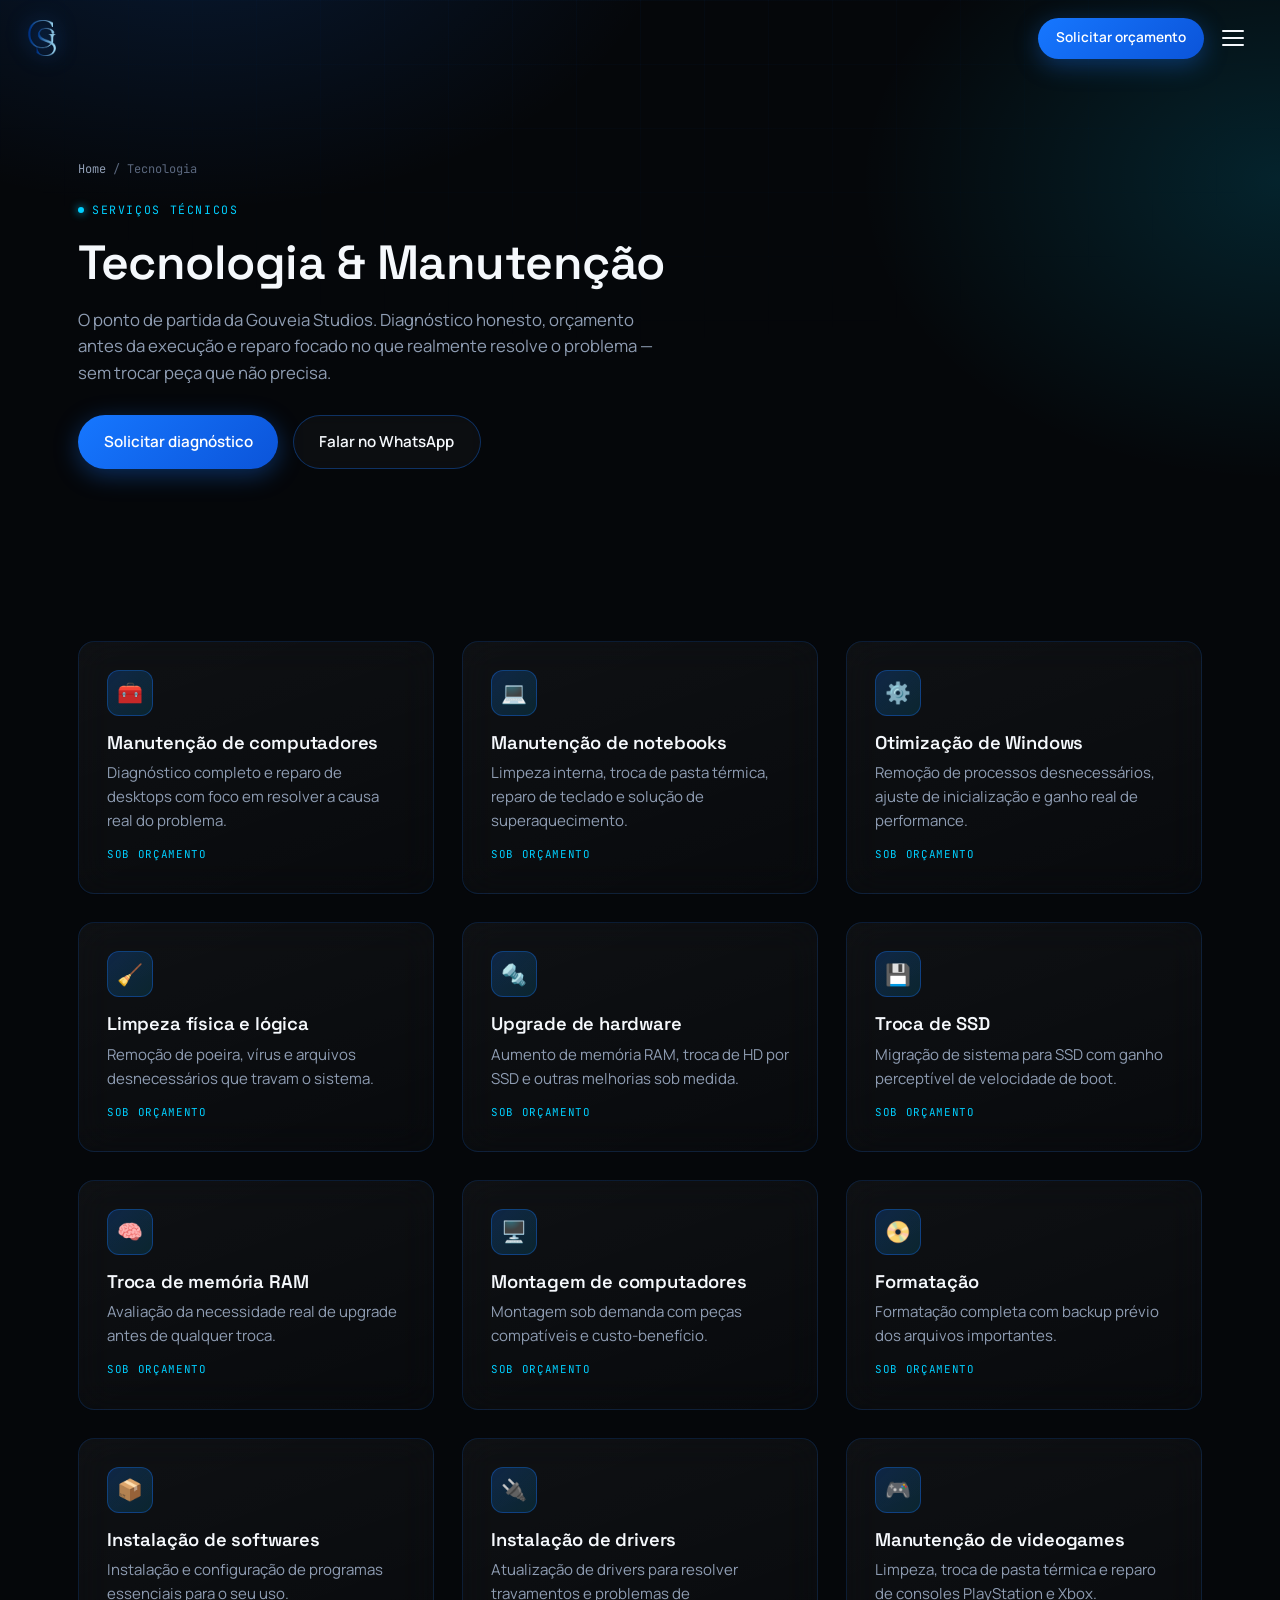
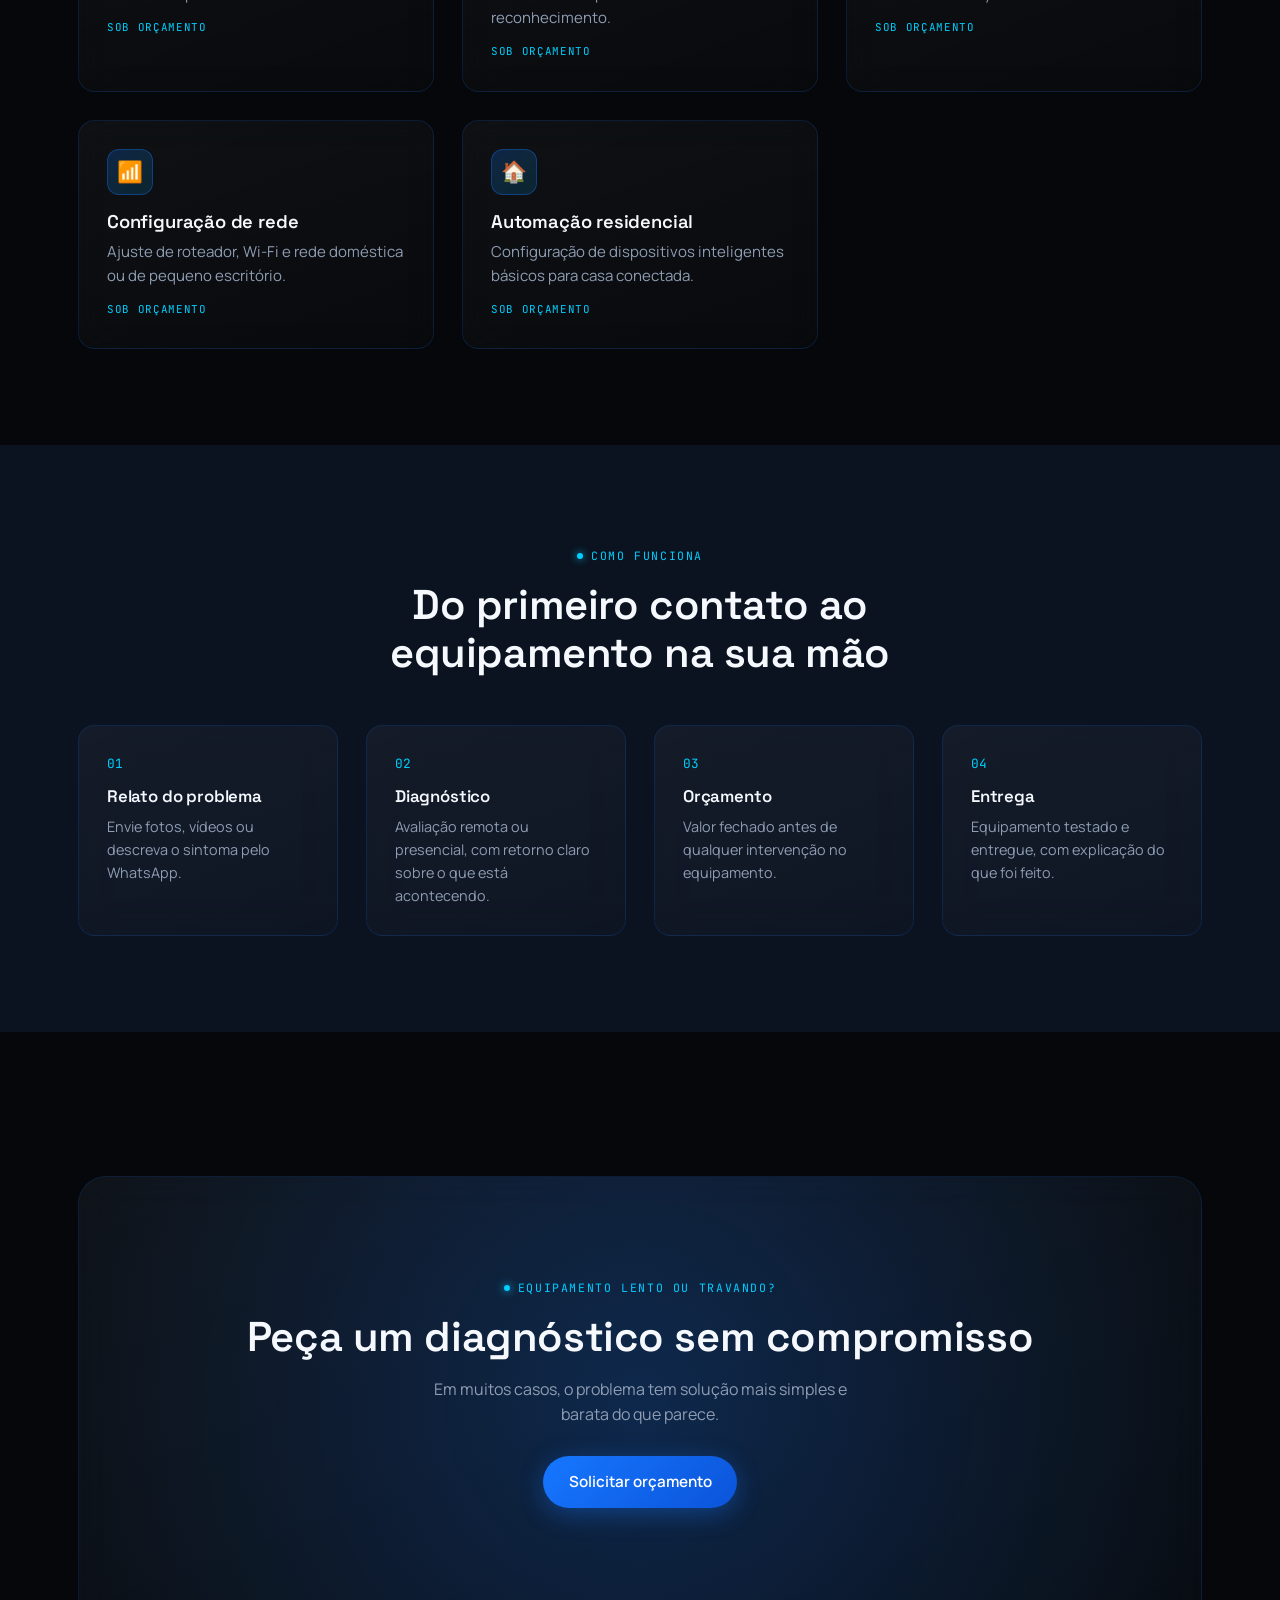
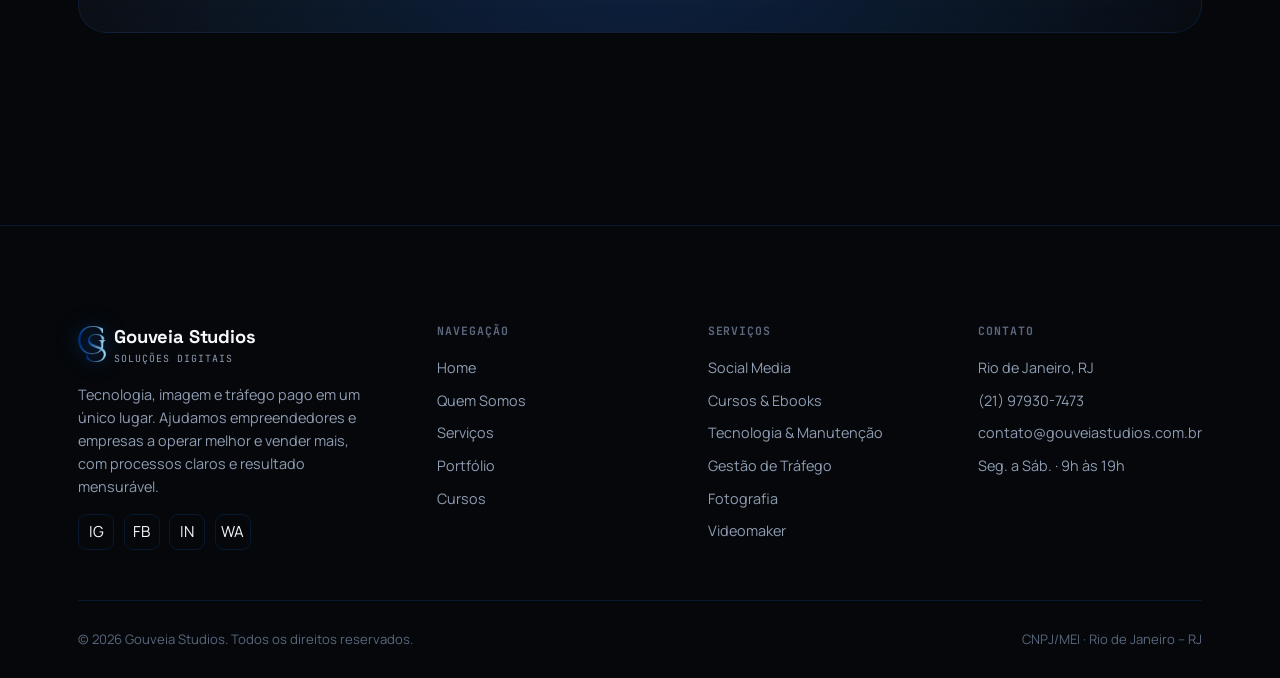
<file: tecnologia.html>
<!DOCTYPE html>
<html lang="pt-BR">
<head>
  <meta charset="UTF-8">
  <meta name="viewport" content="width=device-width, initial-scale=1.0">
  <meta name="theme-color" content="#05070A">
  <link rel="icon" href="data:image/svg+xml,<svg xmlns=%22http://www.w3.org/2000/svg%22 viewBox=%220 0 100 100%22><rect width=%22100%22 height=%22100%22 rx=%2222%22 fill=%22%231677FF%22/><text x=%2250%22 y=%2266%22 font-size=%2246%22 text-anchor=%22middle%22 fill=%22white%22 font-family=%22monospace%22>GS</text></svg>">
  <link rel="stylesheet" href="css/style.css">
  <title>Tecnologia & Manutenção | Gouveia Studios</title>
  <meta name="description" content="Manutenção de computadores, notebooks e videogames, upgrade de hardware, formatação e otimização de performance.">
  <meta property="og:title" content="Tecnologia & Manutenção | Gouveia Studios">
  <meta property="og:description" content="Manutenção de computadores, notebooks e videogames, upgrade de hardware, formatação e otimização de performance.">
  <meta property="og:type" content="website">
  <meta property="og:locale" content="pt_BR">

</head>
<body>
  <nav class="navbar" id="navbar">
    <div class="nav-inner">
      <a href="index.html" class="brand">
        <img src="assets/logos/logo.png" alt="Gouveia Studios" class="brand-mark">
        
      </a>
      <div class="nav-links" id="navLinks">
        <a href="index.html">Home</a>
        <a href="quem-somos.html">Quem Somos</a>
        <a href="servicos.html">Serviços</a>
        <a href="social-media.html">Social Media</a>
        <a href="fotografia.html">Fotografia</a>
        <a href="videomaker.html">Videomaker</a>
        <a href="tecnologia.html" aria-current="page">Tecnologia</a>
        <a href="trafego.html">Tráfego Pago</a>
        <a href="portfolio.html">Portfólio</a>
        <a href="cursos.html">Cursos</a>
       
      </div>
      <div class="nav-cta">
     
        <a href="https://wa.me/5521979307473?text=Ol%C3%A1%20Tudo%20bem%3F%20Gostaria%20de%20saber%20mais%20sobre%20seus%20servi%C3%A7os!l" class="btn btn-primary btn-sm">Solicitar orçamento</a>
        <button class="nav-toggle" id="navToggle" aria-label="Abrir menu" aria-expanded="false" aria-controls="navLinks">
          <span></span><span></span><span></span>
        </button>
      </div>
    </div>
  </nav>


  <section class="page-header">
    <div class="section-inner">
      <div class="breadcrumb"><a href="index.html">Home</a> / Tecnologia</div>
      <span class="eyebrow">Serviços técnicos</span>
      <h1 class="title" style="font-size: clamp(2.1rem, 4vw, 3rem);">Tecnologia &amp; Manutenção</h1>
      <p class="lead">O ponto de partida da Gouveia Studios. Diagnóstico honesto, orçamento antes da execução e reparo focado no que realmente resolve o problema — sem trocar peça que não precisa.</p>
      <div class="hero-actions" style="margin-top: var(--space-md);">
        <a href="https://wa.me/5521979307473?text=Ol%C3%A1%20Tudo%20bem%3F%20Gostaria%20de%20saber%20mais%20sobre%20seus%20servi%C3%A7os!" class="btn btn-primary">Solicitar diagnóstico</a>
        <a href="https://wa.me/5521979307473?text=Ol%C3%A1%20Tudo%20bem%3F%20Gostaria%20de%20saber%20mais%20sobre%20seus%20servi%C3%A7os!" target="_blank" rel="noopener" class="btn btn-ghost">Falar no WhatsApp</a>
      </div>
    </div>
  </section>

  <section>
    <div class="section-inner">
      <div class="grid grid-3">
        <div class="card glass reveal">
          <div class="card-icon">🧰</div>
          <h3>Manutenção de computadores</h3>
          <p>Diagnóstico completo e reparo de desktops com foco em resolver a causa real do problema.</p>
          <span class="tag">Sob orçamento</span>
        </div>
        <div class="card glass reveal">
          <div class="card-icon">💻</div>
          <h3>Manutenção de notebooks</h3>
          <p>Limpeza interna, troca de pasta térmica, reparo de teclado e solução de superaquecimento.</p>
          <span class="tag">Sob orçamento</span>
        </div>
        <div class="card glass reveal">
          <div class="card-icon">⚙️</div>
          <h3>Otimização de Windows</h3>
          <p>Remoção de processos desnecessários, ajuste de inicialização e ganho real de performance.</p>
          <span class="tag">Sob orçamento</span>
        </div>
        <div class="card glass reveal">
          <div class="card-icon">🧹</div>
          <h3>Limpeza física e lógica</h3>
          <p>Remoção de poeira, vírus e arquivos desnecessários que travam o sistema.</p>
          <span class="tag">Sob orçamento</span>
        </div>
        <div class="card glass reveal">
          <div class="card-icon">🔩</div>
          <h3>Upgrade de hardware</h3>
          <p>Aumento de memória RAM, troca de HD por SSD e outras melhorias sob medida.</p>
          <span class="tag">Sob orçamento</span>
        </div>
        <div class="card glass reveal">
          <div class="card-icon">💾</div>
          <h3>Troca de SSD</h3>
          <p>Migração de sistema para SSD com ganho perceptível de velocidade de boot.</p>
          <span class="tag">Sob orçamento</span>
        </div>
        <div class="card glass reveal">
          <div class="card-icon">🧠</div>
          <h3>Troca de memória RAM</h3>
          <p>Avaliação da necessidade real de upgrade antes de qualquer troca.</p>
          <span class="tag">Sob orçamento</span>
        </div>
        <div class="card glass reveal">
          <div class="card-icon">🖥️</div>
          <h3>Montagem de computadores</h3>
          <p>Montagem sob demanda com peças compatíveis e custo-benefício.</p>
          <span class="tag">Sob orçamento</span>
        </div>
        <div class="card glass reveal">
          <div class="card-icon">📀</div>
          <h3>Formatação</h3>
          <p>Formatação completa com backup prévio dos arquivos importantes.</p>
          <span class="tag">Sob orçamento</span>
        </div>
        <div class="card glass reveal">
          <div class="card-icon">📦</div>
          <h3>Instalação de softwares</h3>
          <p>Instalação e configuração de programas essenciais para o seu uso.</p>
          <span class="tag">Sob orçamento</span>
        </div>
        <div class="card glass reveal">
          <div class="card-icon">🔌</div>
          <h3>Instalação de drivers</h3>
          <p>Atualização de drivers para resolver travamentos e problemas de reconhecimento.</p>
          <span class="tag">Sob orçamento</span>
        </div>
        <div class="card glass reveal">
          <div class="card-icon">🎮</div>
          <h3>Manutenção de videogames</h3>
          <p>Limpeza, troca de pasta térmica e reparo de consoles PlayStation e Xbox.</p>
          <span class="tag">Sob orçamento</span>
        </div>
        <div class="card glass reveal">
          <div class="card-icon">📶</div>
          <h3>Configuração de rede</h3>
          <p>Ajuste de roteador, Wi-Fi e rede doméstica ou de pequeno escritório.</p>
          <span class="tag">Sob orçamento</span>
        </div>
        <div class="card glass reveal">
          <div class="card-icon">🏠</div>
          <h3>Automação residencial</h3>
          <p>Configuração de dispositivos inteligentes básicos para casa conectada.</p>
          <span class="tag">Sob orçamento</span>
        </div>
      </div>
    </div>
  </section>

  <section style="background: var(--bg-elevated);">
    <div class="section-inner">
      <div class="section-head center reveal">
        <span class="eyebrow">Como funciona</span>
        <h2 class="title">Do primeiro contato ao equipamento na sua mão</h2>
      </div>
      <div class="steps">
        <div class="step glass reveal"><span class="num">01</span><h4>Relato do problema</h4><p>Envie fotos, vídeos ou descreva o sintoma pelo WhatsApp.</p></div>
        <div class="step glass reveal"><span class="num">02</span><h4>Diagnóstico</h4><p>Avaliação remota ou presencial, com retorno claro sobre o que está acontecendo.</p></div>
        <div class="step glass reveal"><span class="num">03</span><h4>Orçamento</h4><p>Valor fechado antes de qualquer intervenção no equipamento.</p></div>
        <div class="step glass reveal"><span class="num">04</span><h4>Entrega</h4><p>Equipamento testado e entregue, com explicação do que foi feito.</p></div>
      </div>
    </div>
  </section>

  <section class="cta-final">
    <div class="section-inner">
      <div class="cta-final-panel glass reveal">
        <span class="eyebrow" style="justify-content:center;">Equipamento lento ou travando?</span>
        <h2>Peça um diagnóstico sem compromisso</h2>
        <p>Em muitos casos, o problema tem solução mais simples e barata do que parece.</p>
        <div class="hero-actions">
          <a href="https://wa.me/5521979307473?text=Ol%C3%A1%20Tudo%20bem%3F%20Gostaria%20de%20saber%20mais%20sobre%20seus%20servi%C3%A7os!" class="btn btn-primary">Solicitar orçamento</a>
        </div>
      </div>
    </div>
  </section>


  <footer>
    <div class="section-inner">
      <div class="footer-grid">
        <div class="footer-brand">
          <a href="index.html" class="brand">
            <img src="assets/logos/logo.png" alt="Gouveia Studios" class="brand-mark">
            <span>Gouveia Studios<small>Soluções Digitais</small></span>
          </a>
          <p>Tecnologia, imagem e tráfego pago em um único lugar. Ajudamos empreendedores e empresas a operar melhor e vender mais, com processos claros e resultado mensurável.</p>
          <div class="footer-social">
            <a href="https://instagram.com" target="_blank" rel="noopener" aria-label="Instagram">IG</a>
            <a href="https://facebook.com" target="_blank" rel="noopener" aria-label="Facebook">FB</a>
            <a href="https://linkedin.com" target="_blank" rel="noopener" aria-label="LinkedIn">IN</a>
            <a href="https://wa.me/5521979307473?text=Ol%C3%A1%20Tudo%20bem%3F%20Gostaria%20de%20saber%20mais%20sobre%20seus%20servi%C3%A7os!" target="_blank" rel="noopener" aria-label="WhatsApp">WA</a>
          </div>
        </div>
        <div class="footer-col">
          <h5>Navegação</h5>
          <a href="index.html">Home</a>
          <a href="quem-somos.html">Quem Somos</a>
          <a href="servicos.html">Serviços</a>
          <a href="portfolio.html">Portfólio</a>
          <a href="cursos.html">Cursos</a>
         
        </div>
        <div class="footer-col">
          <h5>Serviços</h5>
          <a href="social-media.html">Social Media</a>
          <a href="cursos.html">Cursos &amp; Ebooks</a>
          <a href="tecnologia.html">Tecnologia &amp; Manutenção</a>
          <a href="trafego.html">Gestão de Tráfego</a>
          <a href="fotografia.html">Fotografia</a>
          <a href="videomaker.html">Videomaker</a>
        </div>
        <div class="footer-col">
          <h5>Contato</h5>
          <li>Rio de Janeiro, RJ</li>
          <li>(21) 97930-7473</li>
          <li>contato@gouveiastudios.com.br</li>
          <li>Seg. a Sáb. · 9h às 19h</li>
        </div>
      </div>
      <div class="footer-bottom">
        <span>&copy; <span data-year></span> Gouveia Studios. Todos os direitos reservados.</span>
        <span>CNPJ/MEI &middot; Rio de Janeiro &ndash; RJ</span>
      </div>
    </div>
  </footer>

  
  <button class="back-to-top" aria-label="Voltar ao topo">↑</button>

  <script src="js/script.js"></script>
</body>
</html>
</file>
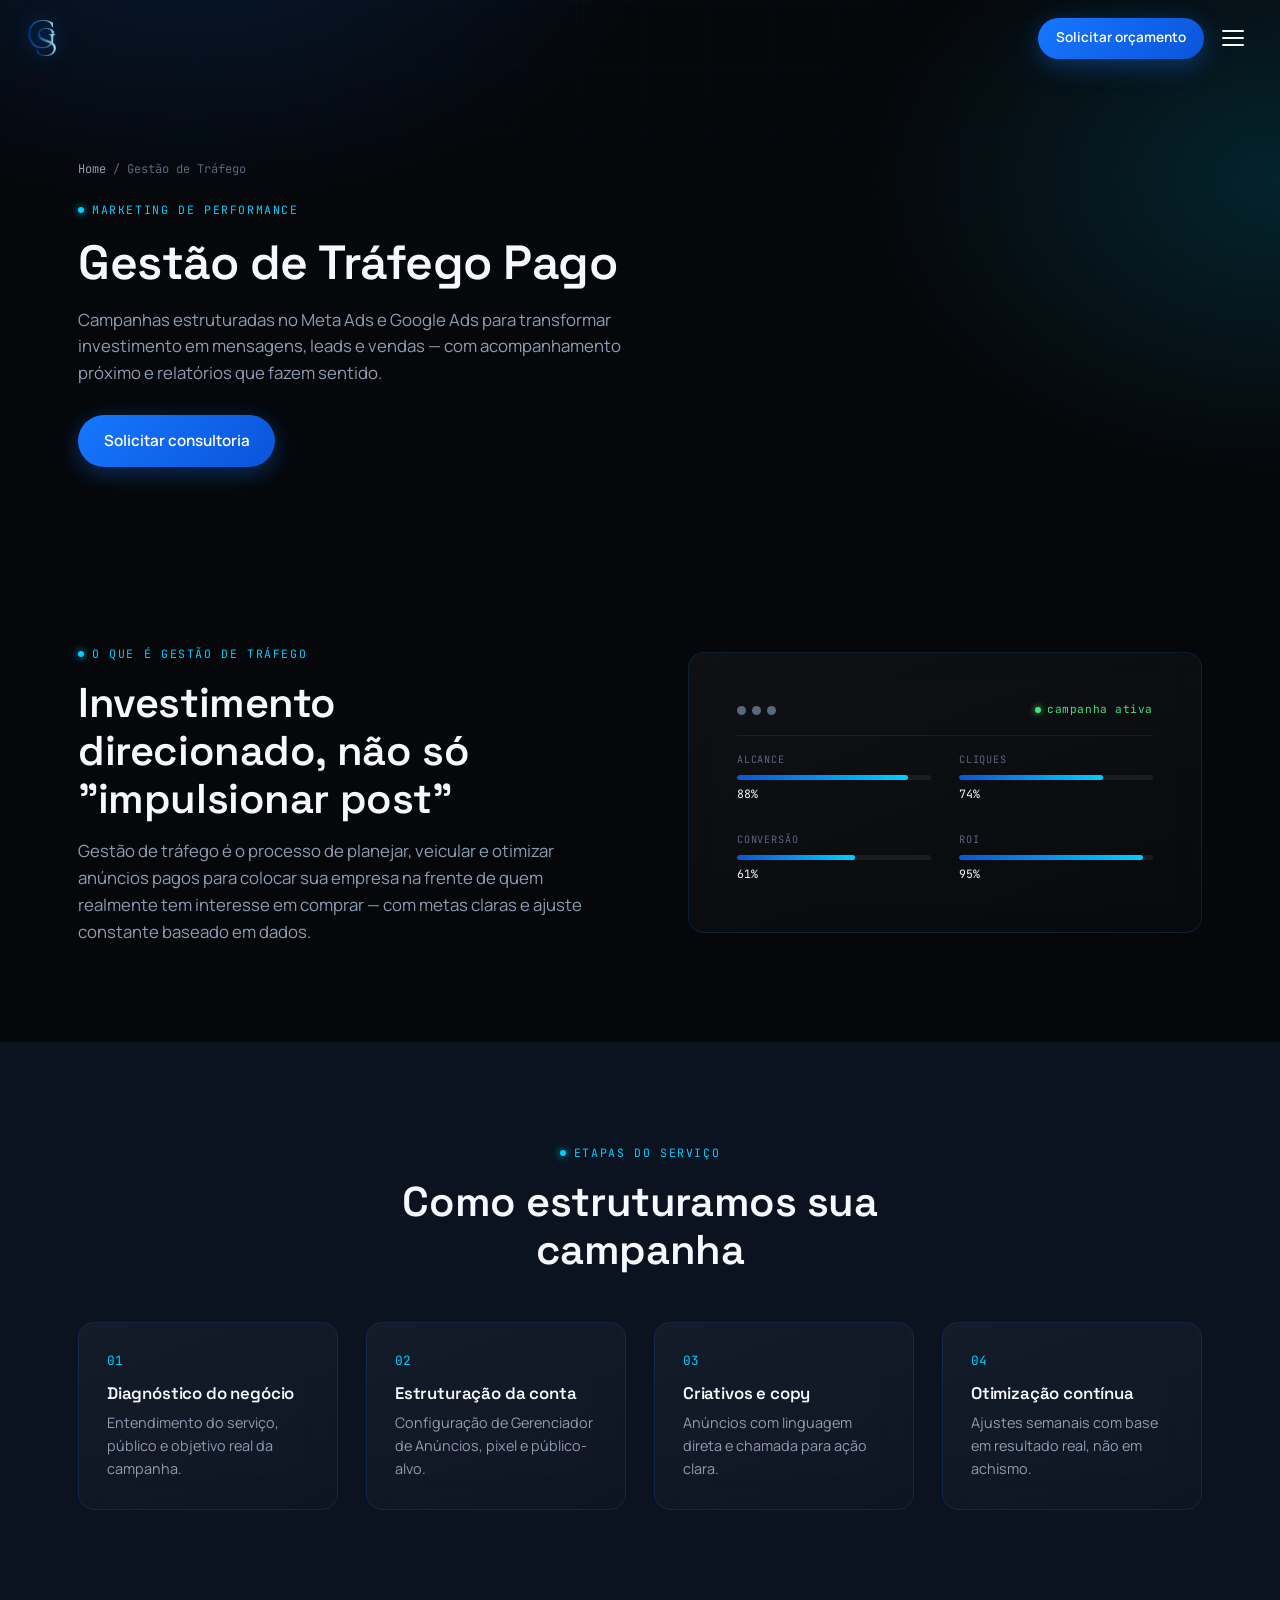
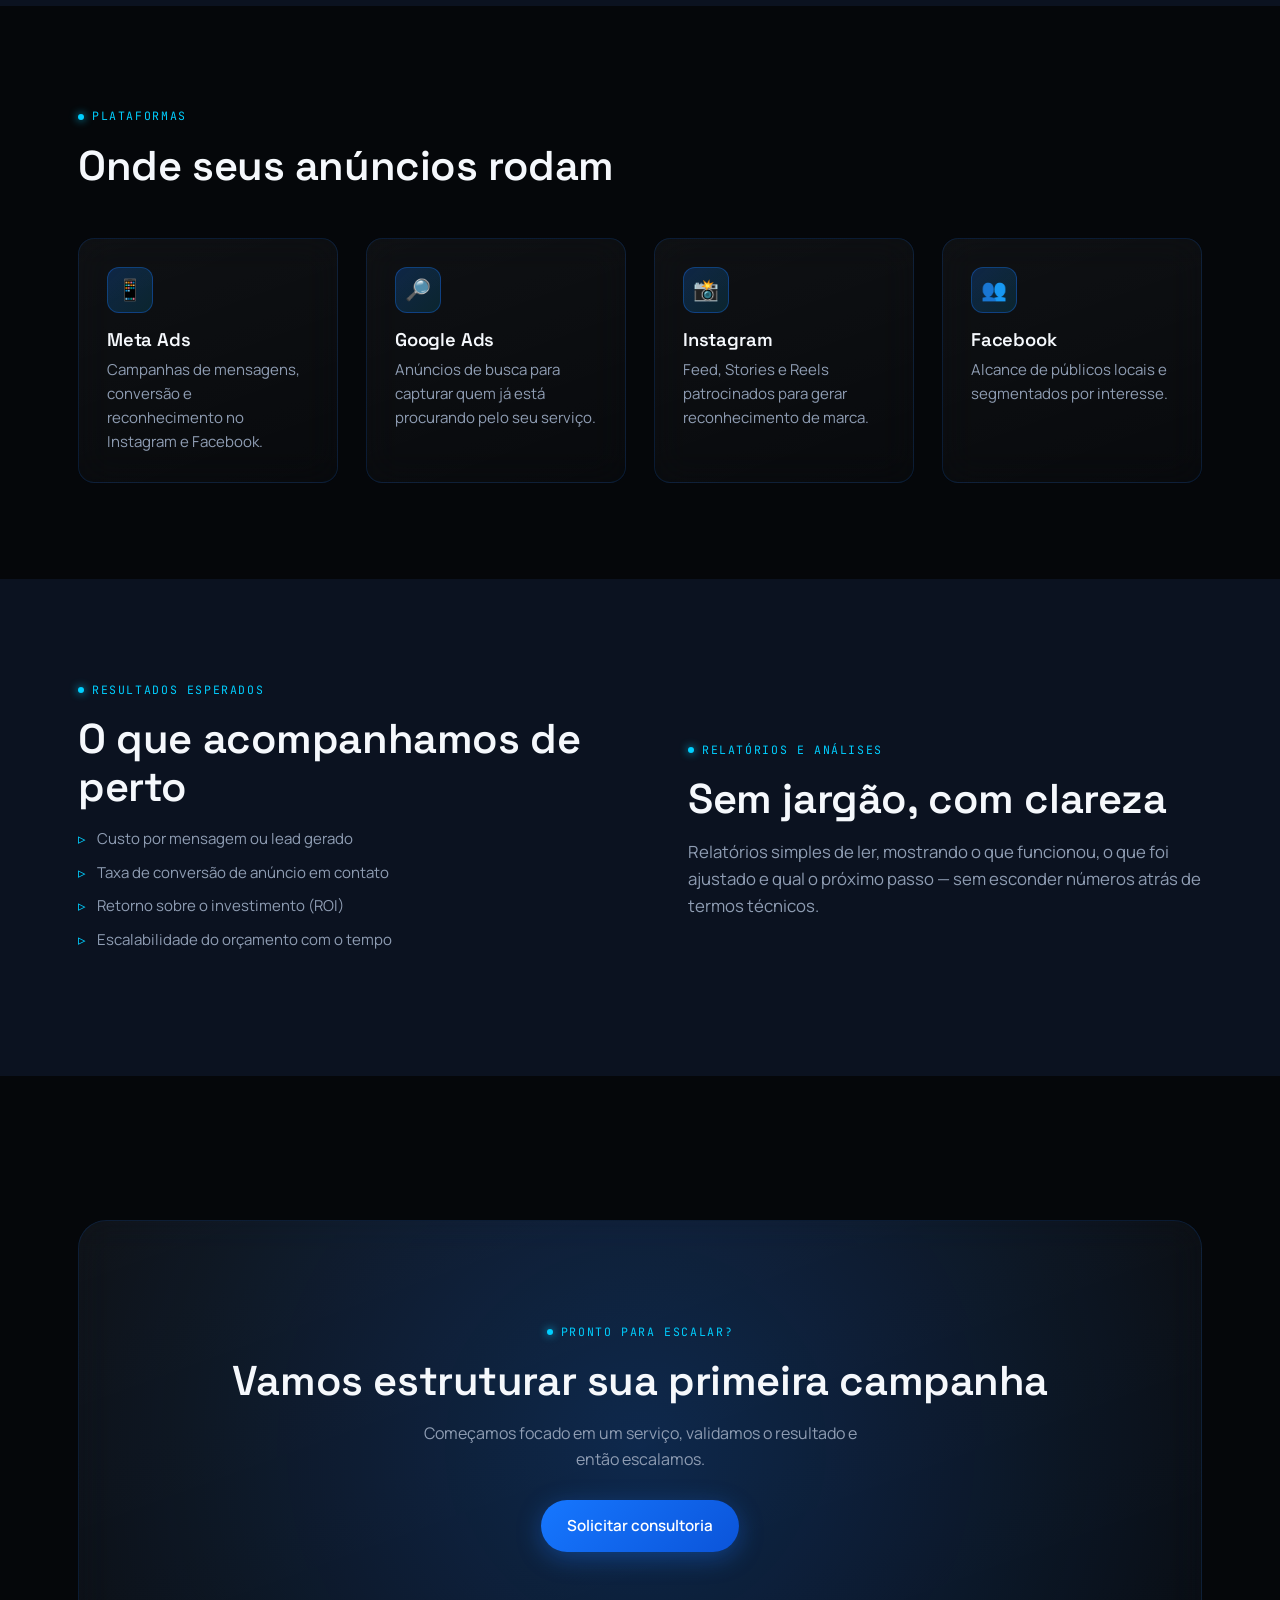
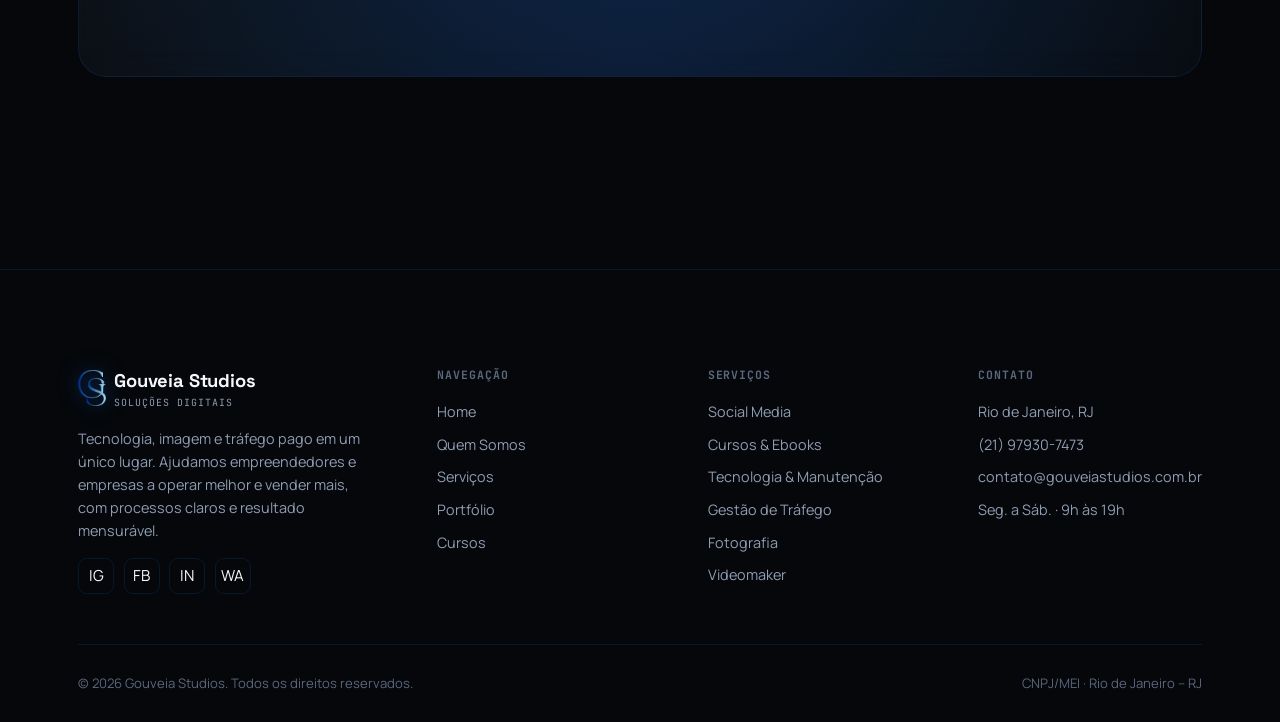
<file: trafego.html>
<!DOCTYPE html>
<html lang="pt-BR">
<head>
  <meta charset="UTF-8">
  <meta name="viewport" content="width=device-width, initial-scale=1.0">
  <meta name="theme-color" content="#05070A">
  <link rel="icon" href="data:image/svg+xml,<svg xmlns=%22http://www.w3.org/2000/svg%22 viewBox=%220 0 100 100%22><rect width=%22100%22 height=%22100%22 rx=%2222%22 fill=%22%231677FF%22/><text x=%2250%22 y=%2266%22 font-size=%2246%22 text-anchor=%22middle%22 fill=%22white%22 font-family=%22monospace%22>GS</text></svg>">
  <link rel="stylesheet" href="css/style.css">
  <title>Gestão de Tráfego Pago | Gouveia Studios</title>
  <meta name="description" content="Campanhas de Meta Ads e Google Ads estruturadas para gerar mensagens, leads e vendas para o seu negócio.">
  <meta property="og:title" content="Gestão de Tráfego Pago | Gouveia Studios">
  <meta property="og:description" content="Campanhas de Meta Ads e Google Ads estruturadas para gerar mensagens, leads e vendas para o seu negócio.">
  <meta property="og:type" content="website">
  <meta property="og:locale" content="pt_BR">

</head>
<body>
  <nav class="navbar" id="navbar">
    <div class="nav-inner">
      <a href="index.html" class="brand">
        <img src="assets/logos/logo.png" alt="Gouveia Studios" class="brand-mark">
        
      </a>
      <div class="nav-links" id="navLinks">
        <a href="index.html">Home</a>
        <a href="quem-somos.html">Quem Somos</a>
        <a href="servicos.html">Serviços</a>
        <a href="social-media.html">Social Media</a>
        <a href="fotografia.html">Fotografia</a>
        <a href="videomaker.html">Videomaker</a>
        <a href="tecnologia.html">Tecnologia</a>
        <a href="trafego.html" aria-current="page">Tráfego Pago</a>
        <a href="portfolio.html">Portfólio</a>
        <a href="cursos.html">Cursos</a>
        
      </div>
      <div class="nav-cta">
        
        <a href="https://wa.me/5521979307473?text=Ol%C3%A1%20Tudo%20bem%3F%20Gostaria%20de%20saber%20mais%20sobre%20seus%20servi%C3%A7os!" class="btn btn-primary btn-sm">Solicitar orçamento</a>
        <button class="nav-toggle" id="navToggle" aria-label="Abrir menu" aria-expanded="false" aria-controls="navLinks">
          <span></span><span></span><span></span>
        </button>
      </div>
    </div>
  </nav>


  <section class="page-header">
    <div class="section-inner">
      <div class="breadcrumb"><a href="index.html">Home</a> / Gestão de Tráfego</div>
      <span class="eyebrow">Marketing de performance</span>
      <h1 class="title" style="font-size: clamp(2.1rem, 4vw, 3rem);">Gestão de Tráfego Pago</h1>
      <p class="lead">Campanhas estruturadas no Meta Ads e Google Ads para transformar investimento em mensagens, leads e vendas — com acompanhamento próximo e relatórios que fazem sentido.</p>
      <div class="hero-actions" style="margin-top: var(--space-md);">
        <a href="https://wa.me/5521979307473?text=Ol%C3%A1%20Tudo%20bem%3F%20Gostaria%20de%20saber%20mais%20sobre%20seus%20servi%C3%A7os!" class="btn btn-primary">Solicitar consultoria</a>
      </div>
    </div>
  </section>

  <section>
    <div class="section-inner grid grid-2" style="gap: var(--space-xl); align-items:center;">
      <div class="reveal">
        <span class="eyebrow">O que é gestão de tráfego</span>
        <h2 class="title">Investimento direcionado, não só "impulsionar post"</h2>
        <p class="lead">Gestão de tráfego é o processo de planejar, veicular e otimizar anúncios pagos para colocar sua empresa na frente de quem realmente tem interesse em comprar — com metas claras e ajuste constante baseado em dados.</p>
      </div>
      <div class="glass reveal" style="padding: var(--space-lg);">
        <div class="diagnostic-head" style="margin-bottom:1rem;">
          <div class="diagnostic-dots"><span></span><span></span><span></span></div>
          <div class="diagnostic-status">campanha ativa</div>
        </div>
        <div class="grid grid-2" style="gap: var(--space-md);">
          <div class="meter"><div class="meter-label">Alcance</div><div class="meter-bar"><span style="width:88%"></span></div><div class="meter-val">88%</div></div>
          <div class="meter"><div class="meter-label">Cliques</div><div class="meter-bar"><span style="width:74%"></span></div><div class="meter-val">74%</div></div>
          <div class="meter"><div class="meter-label">Conversão</div><div class="meter-bar"><span style="width:61%"></span></div><div class="meter-val">61%</div></div>
          <div class="meter"><div class="meter-label">ROI</div><div class="meter-bar"><span style="width:95%"></span></div><div class="meter-val">95%</div></div>
        </div>
      </div>
    </div>
  </section>

  <section style="background: var(--bg-elevated);">
    <div class="section-inner">
      <div class="section-head center reveal">
        <span class="eyebrow">Etapas do serviço</span>
        <h2 class="title">Como estruturamos sua campanha</h2>
      </div>
      <div class="steps">
        <div class="step glass reveal"><span class="num">01</span><h4>Diagnóstico do negócio</h4><p>Entendimento do serviço, público e objetivo real da campanha.</p></div>
        <div class="step glass reveal"><span class="num">02</span><h4>Estruturação da conta</h4><p>Configuração de Gerenciador de Anúncios, pixel e público-alvo.</p></div>
        <div class="step glass reveal"><span class="num">03</span><h4>Criativos e copy</h4><p>Anúncios com linguagem direta e chamada para ação clara.</p></div>
        <div class="step glass reveal"><span class="num">04</span><h4>Otimização contínua</h4><p>Ajustes semanais com base em resultado real, não em achismo.</p></div>
      </div>
    </div>
  </section>

  <section>
    <div class="section-inner">
      <div class="section-head reveal">
        <span class="eyebrow">Plataformas</span>
        <h2 class="title">Onde seus anúncios rodam</h2>
      </div>
      <div class="grid grid-4">
        <div class="card glass reveal"><div class="card-icon">📱</div><h3>Meta Ads</h3><p>Campanhas de mensagens, conversão e reconhecimento no Instagram e Facebook.</p></div>
        <div class="card glass reveal"><div class="card-icon">🔎</div><h3>Google Ads</h3><p>Anúncios de busca para capturar quem já está procurando pelo seu serviço.</p></div>
        <div class="card glass reveal"><div class="card-icon">📸</div><h3>Instagram</h3><p>Feed, Stories e Reels patrocinados para gerar reconhecimento de marca.</p></div>
        <div class="card glass reveal"><div class="card-icon">👥</div><h3>Facebook</h3><p>Alcance de públicos locais e segmentados por interesse.</p></div>
      </div>
    </div>
  </section>

  <section style="background: var(--bg-elevated);">
    <div class="section-inner grid grid-2" style="gap: var(--space-xl); align-items:center;">
      <div class="reveal">
        <span class="eyebrow">Resultados esperados</span>
        <h2 class="title">O que acompanhamos de perto</h2>
        <ul class="service-list">
          <li>Custo por mensagem ou lead gerado</li>
          <li>Taxa de conversão de anúncio em contato</li>
          <li>Retorno sobre o investimento (ROI)</li>
          <li>Escalabilidade do orçamento com o tempo</li>
        </ul>
      </div>
      <div class="reveal">
        <span class="eyebrow">Relatórios e análises</span>
        <h2 class="title">Sem jargão, com clareza</h2>
        <p class="lead">Relatórios simples de ler, mostrando o que funcionou, o que foi ajustado e qual o próximo passo — sem esconder números atrás de termos técnicos.</p>
      </div>
    </div>
  </section>

  <section class="cta-final">
    <div class="section-inner">
      <div class="cta-final-panel glass reveal">
        <span class="eyebrow" style="justify-content:center;">Pronto para escalar?</span>
        <h2>Vamos estruturar sua primeira campanha</h2>
        <p>Começamos focado em um serviço, validamos o resultado e então escalamos.</p>
        <div class="hero-actions">
          <a href="https://wa.me/5521979307473?text=Ol%C3%A1%20Tudo%20bem%3F%20Gostaria%20de%20saber%20mais%20sobre%20seus%20servi%C3%A7os!" class="btn btn-primary">Solicitar consultoria</a>
        </div>
      </div>
    </div>
  </section>


  <footer>
    <div class="section-inner">
      <div class="footer-grid">
        <div class="footer-brand">
          <a href="index.html" class="brand">
            <img src="assets/logos/logo.png" alt="Gouveia Studios" class="brand-mark">
            <span>Gouveia Studios<small>Soluções Digitais</small></span>
          </a>
          <p>Tecnologia, imagem e tráfego pago em um único lugar. Ajudamos empreendedores e empresas a operar melhor e vender mais, com processos claros e resultado mensurável.</p>
          <div class="footer-social">
            <a href="https://instagram.com" target="_blank" rel="noopener" aria-label="Instagram">IG</a>
            <a href="https://facebook.com" target="_blank" rel="noopener" aria-label="Facebook">FB</a>
            <a href="https://linkedin.com" target="_blank" rel="noopener" aria-label="LinkedIn">IN</a>
            <a href="https://wa.me/5521979307473?text=Ol%C3%A1%20Tudo%20bem%3F%20Gostaria%20de%20saber%20mais%20sobre%20seus%20servi%C3%A7os!" target="_blank" rel="noopener" aria-label="WhatsApp">WA</a>
          </div>
        </div>
        <div class="footer-col">
          <h5>Navegação</h5>
          <a href="index.html">Home</a>
          <a href="quem-somos.html">Quem Somos</a>
          <a href="servicos.html">Serviços</a>
          <a href="portfolio.html">Portfólio</a>
          <a href="cursos.html">Cursos</a>
          
        </div>
        <div class="footer-col">
          <h5>Serviços</h5>
          <a href="social-media.html">Social Media</a>
          <a href="cursos.html">Cursos &amp; Ebooks</a>
          <a href="tecnologia.html">Tecnologia &amp; Manutenção</a>
          <a href="trafego.html">Gestão de Tráfego</a>
          <a href="fotografia.html">Fotografia</a>
          <a href="videomaker.html">Videomaker</a>
        </div>
        <div class="footer-col">
          <h5>Contato</h5>
          <li>Rio de Janeiro, RJ</li>
          <li>(21) 97930-7473</li>
          <li>contato@gouveiastudios.com.br</li>
          <li>Seg. a Sáb. · 9h às 19h</li>
        </div>
      </div>
      <div class="footer-bottom">
        <span>&copy; <span data-year></span> Gouveia Studios. Todos os direitos reservados.</span>
        <span>CNPJ/MEI &middot; Rio de Janeiro &ndash; RJ</span>
      </div>
    </div>
  </footer>

  <button class="back-to-top" aria-label="Voltar ao topo">↑</button>

  <script src="js/script.js"></script>
</body>
</html>
</file>
<file: css/style.css>
/* ============================================================
   GOUVEIA STUDIOS — DESIGN SYSTEM
   Paleta: preto profundo (#05070A) + azul elétrico (#1677FF) + ciano (#00CFFF) + branco (#F5F8FC)
   Tipografia: Space Grotesk (display) + Manrope (texto) + JetBrains Mono (dados/labels)
   Conceito: painel de diagnóstico técnico — a empresa "lê" e otimiza sistemas,
   então a interface usa uma estética de terminal/diagnóstico como assinatura visual.
   ============================================================ */

@import url('https://fonts.googleapis.com/css2?family=Space+Grotesk:wght@500;600;700&family=Manrope:wght@400;500;600;700&family=JetBrains+Mono:wght@400;500&display=swap');

/* ---------- TOKENS ---------- */
:root{
  /* cores */
  --bg: #05070A;
  --bg-elevated: #0B1220;
  --bg-panel: #0E1626;
  --accent: #1677FF;
  --accent-soft: #69B7FF;
  --accent-deep: #0B54D9;
  --accent-glow: #00CFFF;
  --text: #F5F8FC;
  --text-muted: #8F9DB3;
  --text-faint: #5A677D;
  --border: rgba(22,119,255,0.16);
  --border-strong: rgba(22,119,255,0.35);
  --success: #4ade80;

  /* tipografia */
  --font-display: 'Space Grotesk', sans-serif;
  --font-body: 'Manrope', sans-serif;
  --font-mono: 'JetBrains Mono', monospace;

  /* espaçamento */
  --space-xs: 0.5rem;
  --space-sm: 1rem;
  --space-md: 1.75rem;
  --space-lg: 3rem;
  --space-xl: 6rem;
  --space-2xl: 9rem;

  /* layout */
  --container: 1180px;
  --container-wide: 1400px;
  --radius-sm: 8px;
  --radius-md: 16px;
  --radius-lg: 28px;

  --ease: cubic-bezier(0.16, 1, 0.3, 1);
}

/* ---------- RESET ---------- */
*, *::before, *::after{ box-sizing: border-box; margin: 0; padding: 0; }
html{ scroll-behavior: smooth; }
@media (prefers-reduced-motion: reduce){
  html{ scroll-behavior: auto; }
  *, *::before, *::after{ animation-duration: 0.01ms !important; animation-iteration-count: 1 !important; transition-duration: 0.01ms !important; }
}
body{
  background: var(--bg);
  color: var(--text);
  font-family: var(--font-body);
  line-height: 1.6;
  overflow-x: hidden;
  -webkit-font-smoothing: antialiased;
}
img{ max-width: 100%; display: block; }
a{ color: inherit; text-decoration: none; }
ul{ list-style: none; }
button{ font-family: inherit; cursor: pointer; border: none; background: none; color: inherit; }
input, textarea, select{ font-family: inherit; font-size: 1rem; color: var(--text); }
h1,h2,h3,h4{ font-family: var(--font-display); font-weight: 600; line-height: 1.15; letter-spacing: -0.01em; }
:focus-visible{ outline: 2px solid var(--accent-glow); outline-offset: 3px; }

/* ---------- BACKGROUND AMBIENCE ---------- */
body::before{
  content: "";
  position: fixed;
  inset: 0;
  z-index: -2;
  background:
    radial-gradient(ellipse 800px 500px at 15% -10%, rgba(22,119,255,0.16), transparent 60%),
    radial-gradient(ellipse 700px 500px at 100% 20%, rgba(0,207,255,0.14), transparent 60%),
    var(--bg);
  pointer-events: none;
}
body::after{
  content: "";
  position: fixed;
  inset: 0;
  z-index: -1;
  background-image: linear-gradient(rgba(22,119,255,0.035) 1px, transparent 1px), linear-gradient(90deg, rgba(22,119,255,0.035) 1px, transparent 1px);
  background-size: 64px 64px;
  mask-image: radial-gradient(ellipse 60% 40% at 50% 0%, black, transparent);
  pointer-events: none;
}

/* ---------- LAYOUT HELPERS ---------- */
.container{ max-width: var(--container); margin: 0 auto; padding: 0 var(--space-md); }
section{ position: relative; padding: var(--space-xl) 0; }
.section-inner{ max-width: var(--container); margin: 0 auto; padding: 0 var(--space-md); }
.section-head{ max-width: 640px; margin-bottom: var(--space-lg); }
.section-head.center{ margin-left: auto; margin-right: auto; text-align: center; }

.eyebrow{
  display: inline-flex; align-items: center; gap: 0.5rem;
  font-family: var(--font-mono); font-size: 0.72rem; letter-spacing: 0.14em; text-transform: uppercase;
  color: var(--accent-glow); margin-bottom: var(--space-sm);
}
.eyebrow::before{ content: ""; width: 6px; height: 6px; border-radius: 50%; background: var(--accent-glow); box-shadow: 0 0 8px var(--accent-glow); }

h2.title{ font-size: clamp(1.9rem, 3.4vw, 2.6rem); margin-bottom: var(--space-sm); }
p.lead{ color: var(--text-muted); font-size: 1.05rem; max-width: 58ch; }

/* ---------- BUTTONS ---------- */
.btn{
  display: inline-flex; align-items: center; justify-content: center; gap: 0.5rem;
  padding: 0.85rem 1.6rem; border-radius: 999px; font-weight: 600; font-size: 0.95rem;
  transition: transform 0.25s var(--ease), box-shadow 0.25s var(--ease), background 0.25s var(--ease), border-color .25s var(--ease);
  white-space: nowrap;
}
.btn-primary{
  background: linear-gradient(135deg, var(--accent), var(--accent-deep));
  color: #fff;
  box-shadow: 0 6px 24px rgba(22,119,255,0.35);
}
.btn-primary:hover{ transform: translateY(-2px); box-shadow: 0 10px 32px rgba(22,119,255,0.5); }
.btn-ghost{
  background: rgba(255,255,255,0.03);
  border: 1px solid var(--border-strong);
  color: var(--text);
  backdrop-filter: blur(6px);
}
.btn-ghost:hover{ border-color: var(--accent-glow); background: rgba(22,119,255,0.08); transform: translateY(-2px); }
.btn-sm{ padding: 0.6rem 1.15rem; font-size: 0.85rem; }
.btn-block{ width: 100%; }

/* ---------- GLASS PANEL ---------- */
.glass{
  background: linear-gradient(160deg, rgba(255,255,255,0.045), rgba(255,255,255,0.015));
  border: 1px solid var(--border);
  border-radius: var(--radius-md);
  backdrop-filter: blur(18px);
  -webkit-backdrop-filter: blur(18px);
}

/* ---------- NAVBAR ---------- */
.navbar{
  position: fixed; top: 0; left: 0; right: 0; z-index: 1000;
  padding: 1.1rem 0;
  transition: padding 0.3s var(--ease), background 0.3s var(--ease), border-color 0.3s var(--ease);
  border-bottom: 1px solid transparent;
}
.navbar.scrolled{
  padding: 0.7rem 0;
  background: rgba(5,7,10,0.78);
  backdrop-filter: blur(16px);
  -webkit-backdrop-filter: blur(16px);
  border-bottom: 1px solid var(--border);
}
.nav-inner{ display: flex; align-items: center; justify-content: space-between; max-width: var(--container-wide); margin: 0 auto; padding: 0 var(--space-md); }
.brand{ display: flex; align-items: center; gap: 0.5rem; font-family: var(--font-display); font-weight: 700; font-size: 1.15rem; letter-spacing: -0.01em; flex-shrink: 0; }
.brand-mark{
  height: 36px; width: auto; display: block; object-fit: contain;
  filter: drop-shadow(0 0 10px rgba(22,119,255,0.55));
}
.brand small{ display: block; font-family: var(--font-mono); font-size: 0.62rem; letter-spacing: 0.1em; color: var(--text-muted); font-weight: 400; text-transform: uppercase; }

.nav-links{ display: flex; align-items: center; gap: 0.85rem; flex-wrap: nowrap; }
.nav-links a{
  font-size: 0.85rem; color: var(--text-muted); font-weight: 500; position: relative; padding: 0.3rem 0;
  white-space: nowrap;
  transition: color 0.2s;
}
.nav-links a::after{
  content: ""; position: absolute; left: 0; bottom: -2px; width: 0; height: 1.5px;
  background: var(--accent-glow); transition: width 0.25s var(--ease);
}
.nav-links a:hover, .nav-links a[aria-current="page"]{ color: var(--text); }
.nav-links a:hover::after, .nav-links a[aria-current="page"]::after{ width: 100%; }
.nav-cta{ display: flex; align-items: center; gap: 0.6rem; flex-shrink: 0; }
.nav-toggle{ display: none; flex-direction: column; gap: 5px; padding: 8px; }
.nav-toggle span{ width: 22px; height: 2px; background: var(--text); border-radius: 2px; transition: all 0.3s var(--ease); }

@media (max-width: 1400px){
  .nav-cta .btn-ghost{ display: none; }
}

@media (max-width: 1300px){
  .nav-toggle{ display: flex; }
  .nav-links{
    position: fixed; top: 0; right: 0; height: 100vh; width: min(78vw, 320px);
    flex-direction: column; align-items: flex-start; justify-content: center; gap: var(--space-md);
    background: rgba(5,7,10,0.98); backdrop-filter: blur(20px);
    border-left: 1px solid var(--border);
    padding: var(--space-lg) var(--space-lg);
    transform: translateX(100%); transition: transform 0.4s var(--ease);
  }
  .nav-links.open{ transform: translateX(0); }
  .nav-links a{ font-size: 1.1rem; }
  .nav-cta .btn-ghost{ display: none; }
}

/* ---------- HERO ---------- */
.hero{ padding: calc(var(--space-2xl) + 2rem) 0 var(--space-xl); position: relative; overflow: hidden; }
.hero-grid{ display: grid; grid-template-columns: 1.05fr 0.95fr; gap: var(--space-xl); align-items: center; }
.hero-copy h1{ font-size: clamp(2.4rem, 5vw, 3.6rem); margin-bottom: var(--space-sm); }
.hero-copy h1 .accent{ background: linear-gradient(120deg, var(--accent-glow), var(--accent)); -webkit-background-clip: text; background-clip: text; color: transparent; }
.hero-copy p.lead{ margin-bottom: var(--space-md); font-size: 1.1rem; }
.hero-actions{ display: flex; flex-wrap: wrap; gap: 0.9rem; margin-bottom: var(--space-md); }
.hero-badges{ display: flex; flex-wrap: wrap; gap: 1.6rem; margin-top: var(--space-md); }
.hero-badge{ font-family: var(--font-mono); font-size: 0.78rem; color: var(--text-muted); display: flex; align-items: center; gap: 0.5rem; }
.hero-badge strong{ color: var(--text); font-family: var(--font-display); font-size: 1.05rem; }

/* diagnostic panel — signature element */
.diagnostic-panel{
  padding: 1.6rem; position: relative;
  box-shadow: 0 30px 80px rgba(0,0,0,0.5), inset 0 1px 0 rgba(255,255,255,0.05);
}
.diagnostic-head{ display: flex; align-items: center; justify-content: space-between; margin-bottom: 1.1rem; padding-bottom: 1rem; border-bottom: 1px solid var(--border); }
.diagnostic-dots{ display: flex; gap: 6px; }
.diagnostic-dots span{ width: 9px; height: 9px; border-radius: 50%; background: var(--text-faint); }
.diagnostic-status{ font-family: var(--font-mono); font-size: 0.7rem; color: var(--success); display: flex; align-items: center; gap: 0.4rem; letter-spacing: 0.05em; }
.diagnostic-status::before{ content: ""; width: 6px; height: 6px; border-radius: 50%; background: var(--success); box-shadow: 0 0 6px var(--success); animation: pulse 1.8s infinite; }
@keyframes pulse{ 0%,100%{ opacity: 1; } 50%{ opacity: 0.35; } }

.diagnostic-log{ font-family: var(--font-mono); font-size: 0.82rem; color: var(--text-muted); min-height: 6.2rem; }
.diagnostic-log .line{ margin-bottom: 0.55rem; opacity: 0; animation: appear 0.4s var(--ease) forwards; }
.diagnostic-log .line.ok::before{ content: "> "; color: var(--accent-glow); }
@keyframes appear{ to{ opacity: 1; } }
.typed-cursor{ display: inline-block; width: 7px; height: 1em; background: var(--accent-glow); vertical-align: middle; margin-left: 2px; animation: blink 1s steps(1) infinite; }
@keyframes blink{ 50%{ opacity: 0; } }

.diagnostic-meters{ display: grid; grid-template-columns: repeat(3, 1fr); gap: 0.9rem; margin-top: 1.2rem; padding-top: 1.2rem; border-top: 1px solid var(--border); }
.meter{ text-align: left; }
.meter .meter-label{ font-family: var(--font-mono); font-size: 0.64rem; color: var(--text-faint); text-transform: uppercase; letter-spacing: 0.08em; margin-bottom: 0.4rem; }
.meter-bar{ height: 5px; border-radius: 4px; background: rgba(255,255,255,0.06); overflow: hidden; }
.meter-bar span{ display: block; height: 100%; border-radius: 4px; background: linear-gradient(90deg, var(--accent-deep), var(--accent-glow)); }
.meter .meter-val{ font-family: var(--font-mono); font-size: 0.72rem; color: var(--text); margin-top: 0.35rem; }

/* ---------- LOGOS / SOCIAL PROOF STRIP ---------- */
.strip{ padding: var(--space-lg) 0; border-top: 1px solid var(--border); border-bottom: 1px solid var(--border); }
.strip-inner{ display: flex; align-items: center; justify-content: space-between; flex-wrap: wrap; gap: var(--space-md); }
.strip-label{ font-family: var(--font-mono); font-size: 0.72rem; color: var(--text-faint); text-transform: uppercase; letter-spacing: 0.1em; white-space: nowrap; }
.strip-items{ display: flex; flex-wrap: wrap; gap: var(--space-lg); color: var(--text-muted); font-weight: 600; font-family: var(--font-display); }

/* strip de destaque (ex: promoção de Cursos e Ebooks na Home) */
.strip.promo{
  background: linear-gradient(90deg, rgba(22,119,255,0.10), rgba(0,207,255,0.04));
  border-top: 1px solid var(--border-strong);
  border-bottom: 1px solid var(--border-strong);
}
.promo-text{ display: flex; align-items: center; gap: 0.9rem; }
.promo-text .ic{ font-size: 1.5rem; flex-shrink: 0; }
.promo-text p{ color: var(--text-muted); font-size: 0.95rem; margin: 0; }
.promo-text strong{ color: var(--text); }
@media (max-width: 640px){
  .promo-text{ flex-wrap: wrap; }
}

/* ---------- CARDS ---------- */
.grid{ display: grid; gap: var(--space-md); }
.grid-2{ grid-template-columns: repeat(2, 1fr); }
.grid-3{ grid-template-columns: repeat(3, 1fr); }
.grid-4{ grid-template-columns: repeat(4, 1fr); }

.card{
  padding: var(--space-md); border-radius: var(--radius-md);
  transition: transform 0.35s var(--ease), border-color 0.35s var(--ease), box-shadow .35s var(--ease);
}
.card:hover{ transform: translateY(-6px); border-color: var(--border-strong); box-shadow: 0 24px 48px rgba(0,0,0,0.35); }
.card-icon{
  width: 46px; height: 46px; border-radius: 12px; margin-bottom: var(--space-sm);
  background: linear-gradient(135deg, rgba(22,119,255,0.22), rgba(0,207,255,0.12));
  border: 1px solid var(--border-strong);
  display: flex; align-items: center; justify-content: center; font-size: 1.3rem;
}
.card h3{ font-size: 1.15rem; margin-bottom: 0.5rem; }
.card p{ color: var(--text-muted); font-size: 0.94rem; }
.card .tag{ font-family: var(--font-mono); font-size: 0.68rem; color: var(--accent-glow); letter-spacing: 0.06em; text-transform: uppercase; display: inline-block; margin-top: 0.8rem; }

/* card de serviço em destaque (ex: Social Media na Home) — horizontal no desktop, empilhado no mobile */
.card-featured{
  display: flex;
  align-items: center;
  gap: var(--space-md);
  margin-bottom: var(--space-md);
}
.card-featured .card-icon{ flex-shrink: 0; margin-bottom: 0; }
.card-featured .card-featured-body{ flex: 1; min-width: 0; }
.card-featured .card-featured-arrow{ flex-shrink: 0; white-space: nowrap; margin-top: 0; }
@media (max-width: 700px){
  .card-featured{ flex-direction: column; align-items: flex-start; text-align: left; }
  .card-featured .card-featured-arrow{ margin-top: 0.4rem; }
}

.reveal{ opacity: 0; transform: translateY(28px); transition: opacity 0.7s var(--ease), transform 0.7s var(--ease); }
.reveal.in{ opacity: 1; transform: translateY(0); }

/* ---------- PROCESS / STEPS ---------- */
.steps{ display: grid; grid-template-columns: repeat(4, 1fr); gap: var(--space-md); counter-reset: step; }
.step{ padding: var(--space-md); border-radius: var(--radius-md); position: relative; }
.step .num{ font-family: var(--font-mono); font-size: 0.8rem; color: var(--accent-glow); margin-bottom: 0.8rem; display: block; }
.step h4{ font-family: var(--font-display); font-size: 1.05rem; margin-bottom: 0.5rem; }
.step p{ color: var(--text-muted); font-size: 0.9rem; }

/* ---------- TESTIMONIALS ---------- */
.testi-track{ display: grid; grid-template-columns: repeat(3, 1fr); gap: var(--space-md); }
.testi{ padding: var(--space-md); border-radius: var(--radius-md); }
.testi p{ color: var(--text); font-size: 0.98rem; margin-bottom: var(--space-sm); }
.testi-author{ display: flex; align-items: center; gap: 0.7rem; }
.testi-avatar{ width: 38px; height: 38px; border-radius: 50%; background: linear-gradient(135deg, var(--accent), var(--accent-deep)); display: flex; align-items: center; justify-content: center; font-family: var(--font-display); font-weight: 700; font-size: 0.85rem; }
.testi-author div strong{ display: block; font-size: 0.88rem; }
.testi-author div span{ font-size: 0.78rem; color: var(--text-faint); }

/* ---------- STATS ---------- */
.stats{ display: grid; grid-template-columns: repeat(4, 1fr); gap: var(--space-md); text-align: center; }
.stat .num{ font-family: var(--font-display); font-size: clamp(2rem, 3.4vw, 2.7rem); font-weight: 700; background: linear-gradient(120deg, var(--accent-glow), var(--accent)); -webkit-background-clip: text; background-clip: text; color: transparent; }
.stat .label{ font-family: var(--font-mono); font-size: 0.72rem; color: var(--text-muted); text-transform: uppercase; letter-spacing: 0.06em; margin-top: 0.4rem; }

/* ---------- CTA FINAL ---------- */
.cta-final{ text-align: center; padding: var(--space-2xl) 0; }
.cta-final-panel{ padding: var(--space-xl) var(--space-lg); border-radius: var(--radius-lg); position: relative; overflow: hidden; }
.cta-final-panel::before{
  content: ""; position: absolute; inset: -40%; z-index: -1;
  background: radial-gradient(circle at 50% 50%, rgba(22,119,255,0.25), transparent 60%);
}
.cta-final h2{ font-size: clamp(1.8rem, 4vw, 2.6rem); margin-bottom: var(--space-sm); }
.cta-final p{ color: var(--text-muted); max-width: 46ch; margin: 0 auto var(--space-md); }
.cta-final .hero-actions{ justify-content: center; }

/* ---------- FOOTER ---------- */
footer{ border-top: 1px solid var(--border); padding: var(--space-xl) 0 var(--space-md); margin-top: var(--space-lg); }
.footer-grid{ display: grid; grid-template-columns: 1.4fr repeat(3, 1fr); gap: var(--space-lg); margin-bottom: var(--space-lg); }
.footer-brand p{ color: var(--text-muted); font-size: 0.9rem; margin: var(--space-sm) 0; max-width: 32ch; }
.footer-social{ display: flex; gap: 0.6rem; margin-top: var(--space-sm); }
.footer-social a{
  width: 36px; height: 36px; border-radius: 9px; border: 1px solid var(--border);
  display: flex; align-items: center; justify-content: center; font-size: 0.95rem;
  transition: border-color 0.2s, transform 0.2s;
}
.footer-social a:hover{ border-color: var(--accent-glow); transform: translateY(-2px); }
.footer-col h5{ font-family: var(--font-mono); font-size: 0.72rem; letter-spacing: 0.08em; text-transform: uppercase; color: var(--text-faint); margin-bottom: var(--space-sm); }
.footer-col a, .footer-col li{ display: block; color: var(--text-muted); font-size: 0.9rem; margin-bottom: 0.6rem; transition: color 0.2s; }
.footer-col a:hover{ color: var(--text); }
.footer-bottom{ display: flex; justify-content: space-between; align-items: center; flex-wrap: wrap; gap: 1rem; padding-top: var(--space-md); border-top: 1px solid var(--border); font-size: 0.82rem; color: var(--text-faint); }

/* ---------- PAGE HEADER (inner pages) ---------- */
.page-header{ padding: calc(var(--space-2xl) + 1rem) 0 var(--space-lg); text-align: left; }
.page-header .lead{ margin-top: var(--space-sm); }
.breadcrumb{ font-family: var(--font-mono); font-size: 0.75rem; color: var(--text-faint); margin-bottom: var(--space-sm); }
.breadcrumb a{ color: var(--text-muted); }
.breadcrumb a:hover{ color: var(--accent-glow); }

/* ---------- FILTER TABS (portfolio / fotografia / videomaker) ---------- */
.filters{ display: flex; flex-wrap: wrap; gap: 0.6rem; margin-bottom: var(--space-lg); }
.filter-btn{
  padding: 0.55rem 1.1rem; border-radius: 999px; border: 1px solid var(--border); font-size: 0.85rem;
  color: var(--text-muted); font-family: var(--font-mono); transition: all 0.2s var(--ease);
}
.filter-btn:hover{ color: var(--text); border-color: var(--border-strong); }
.filter-btn.active{ background: linear-gradient(135deg, var(--accent), var(--accent-deep)); color: #fff; border-color: transparent; }

/* ---------- GALLERY ---------- */
.gallery{ display: grid; grid-template-columns: repeat(3, 1fr); gap: var(--space-sm); }
.gallery-item{
  position: relative; border-radius: var(--radius-md); overflow: hidden; aspect-ratio: 4/3; cursor: pointer;
  border: 1px solid var(--border);
}
.gallery-item img{ width: 100%; height: 100%; object-fit: cover; transition: transform 0.5s var(--ease); }
.gallery-item:hover img{ transform: scale(1.08); }
.gallery-overlay{
  position: absolute; inset: 0; display: flex; flex-direction: column; justify-content: flex-end; padding: 1rem;
  background: linear-gradient(180deg, transparent 40%, rgba(5,7,10,0.92));
  opacity: 0; transition: opacity 0.3s;
}
.gallery-item:hover .gallery-overlay{ opacity: 1; }
.gallery-overlay .cat{ font-family: var(--font-mono); font-size: 0.65rem; color: var(--accent-glow); text-transform: uppercase; letter-spacing: 0.06em; }
.gallery-overlay h4{ font-size: 0.95rem; margin-top: 0.2rem; }

.gallery-empty{
  grid-column: 1 / -1; text-align: center; padding: var(--space-xl) var(--space-md);
  color: var(--text-faint); font-family: var(--font-mono); font-size: 0.85rem; border: 1px dashed var(--border); border-radius: var(--radius-md);
}

/* lightbox */
.lightbox{
  position: fixed; inset: 0; z-index: 2000; background: rgba(2,4,6,0.94); backdrop-filter: blur(10px);
  display: flex; align-items: center; justify-content: center; padding: var(--space-lg);
  opacity: 0; pointer-events: none; transition: opacity 0.3s;
}
.lightbox.open{ opacity: 1; pointer-events: auto; }
.lightbox img{ max-width: 90vw; max-height: 82vh; border-radius: var(--radius-sm); }
.lightbox-close{ position: absolute; top: var(--space-md); right: var(--space-md); width: 42px; height: 42px; border-radius: 50%; border: 1px solid var(--border-strong); display: flex; align-items: center; justify-content: center; font-size: 1.2rem; }
.lightbox-caption{ position: absolute; bottom: var(--space-md); left: 50%; transform: translateX(-50%); font-family: var(--font-mono); font-size: 0.8rem; color: var(--text-muted); }

/* ---------- VIDEO CARDS ---------- */
.video-card{ border-radius: var(--radius-md); overflow: hidden; border: 1px solid var(--border); }
.video-thumb{ position: relative; aspect-ratio: 16/9; overflow: hidden; }
.video-thumb img{ width: 100%; height: 100%; object-fit: cover; transition: transform .5s var(--ease); }
.video-card:hover .video-thumb img{ transform: scale(1.06); }
.play-btn{
  position: absolute; inset: 0; display: flex; align-items: center; justify-content: center;
}
.play-btn span{
  width: 58px; height: 58px; border-radius: 50%; background: rgba(5,7,10,0.55); border: 1px solid rgba(255,255,255,0.4);
  display: flex; align-items: center; justify-content: center; font-size: 1.1rem; backdrop-filter: blur(4px);
  transition: transform 0.3s var(--ease), background 0.3s;
}
.video-card:hover .play-btn span{ transform: scale(1.1); background: var(--accent); }
.video-body{ padding: var(--space-sm) var(--space-md) var(--space-md); }
.video-body .cat{ font-family: var(--font-mono); font-size: 0.65rem; color: var(--accent-glow); text-transform: uppercase; letter-spacing: 0.06em; }
.video-body h4{ margin: 0.35rem 0 0.4rem; font-size: 1.02rem; }
.video-body p{ color: var(--text-muted); font-size: 0.88rem; }

/* ---------- SERVICE DETAIL BLOCK ---------- */
.service-detail{ display: grid; grid-template-columns: 1fr 1fr; gap: var(--space-xl); align-items: center; padding: var(--space-lg) 0; border-bottom: 1px solid var(--border); }
.service-detail:last-child{ border-bottom: none; }
.service-detail.reverse{ direction: rtl; }
.service-detail.reverse > *{ direction: ltr; }
.service-detail .media{ border-radius: var(--radius-lg); overflow: hidden; border: 1px solid var(--border); aspect-ratio: 4/3; }
.service-detail .media img{ width: 100%; height: 100%; object-fit: cover; }
/* .media.auto — se adapta à proporção natural da imagem (retrato, quadrada, paisagem), sem cortar nada */
.service-detail .media.auto{ aspect-ratio: auto; max-width: 420px; margin: 0 auto; }
.service-detail .media.auto img{ width: 100%; height: auto; object-fit: contain; display: block; }
.service-list{ margin: var(--space-sm) 0 var(--space-md); }
.service-list li{ display: flex; gap: 0.7rem; align-items: flex-start; margin-bottom: 0.6rem; color: var(--text-muted); font-size: 0.94rem; }
.service-list li::before{ content: "▹"; color: var(--accent-glow); }
.service-meta{ display: flex; gap: var(--space-lg); margin-top: var(--space-md); font-family: var(--font-mono); font-size: 0.75rem; color: var(--text-faint); }
.service-meta strong{ display: block; color: var(--text); font-family: var(--font-body); font-size: 0.92rem; }

/* ---------- FORM ---------- */
.form-grid{ display: grid; grid-template-columns: 1fr 1fr; gap: var(--space-sm); }
.field{ margin-bottom: var(--space-sm); display: flex; flex-direction: column; gap: 0.45rem; }
.field.full{ grid-column: 1 / -1; }
.field label{ font-family: var(--font-mono); font-size: 0.72rem; color: var(--text-muted); text-transform: uppercase; letter-spacing: 0.05em; }
.field input, .field select, .field textarea{
  background: rgba(255,255,255,0.03); border: 1px solid var(--border); border-radius: var(--radius-sm);
  padding: 0.8rem 1rem; transition: border-color 0.2s, background 0.2s;
}
.field input:focus, .field select:focus, .field textarea:focus{ border-color: var(--accent-glow); background: rgba(255,255,255,0.05); outline: none; }
.field textarea{ resize: vertical; min-height: 120px; }
.form-note{ font-size: 0.8rem; color: var(--text-faint); margin-top: 0.6rem; }
.form-success{ display: none; padding: 1rem 1.2rem; border-radius: var(--radius-sm); background: rgba(74,222,128,0.08); border: 1px solid rgba(74,222,128,0.3); color: var(--success); font-size: 0.9rem; margin-top: 1rem; }
.form-success.show{ display: block; }

.contact-info{ display: flex; flex-direction: column; gap: var(--space-sm); }
.contact-item{ display: flex; gap: 0.9rem; align-items: flex-start; padding: 1.1rem; }
.contact-item .ic{ width: 40px; height: 40px; border-radius: 10px; background: rgba(22,119,255,0.12); border: 1px solid var(--border-strong); display: flex; align-items: center; justify-content: center; flex-shrink: 0; }
.contact-item strong{ display: block; font-size: 0.95rem; margin-bottom: 0.2rem; }
.contact-item span{ color: var(--text-muted); font-size: 0.88rem; }
.map-embed{ border-radius: var(--radius-md); overflow: hidden; border: 1px solid var(--border); aspect-ratio: 16/9; margin-top: var(--space-md); }
.map-embed iframe{ width: 100%; height: 100%; border: 0; filter: grayscale(0.4) invert(0.92) contrast(0.9); }

/* ---------- MISSION / VALUES (quem somos) ---------- */
.values-grid{ display: grid; grid-template-columns: repeat(3, 1fr); gap: var(--space-md); }
.timeline{ position: relative; padding-left: 2.2rem; }
.timeline::before{ content: ""; position: absolute; left: 6px; top: 6px; bottom: 6px; width: 1px; background: var(--border-strong); }
.timeline-item{ position: relative; padding-bottom: var(--space-lg); }
.timeline-item:last-child{ padding-bottom: 0; }
.timeline-item::before{ content: ""; position: absolute; left: -2.2rem; top: 4px; width: 13px; height: 13px; border-radius: 50%; background: var(--accent); box-shadow: 0 0 0 4px rgba(22,119,255,0.15); }
.timeline-item .yr{ font-family: var(--font-mono); font-size: 0.75rem; color: var(--accent-glow); }
.timeline-item h4{ margin: 0.3rem 0 0.4rem; }
.timeline-item p{ color: var(--text-muted); font-size: 0.92rem; max-width: 50ch; }

/* ---------- BACK TO TOP ---------- */
.back-to-top{
  position: fixed; bottom: 1.6rem; right: 1.6rem; z-index: 900;
  width: 46px; height: 46px; border-radius: 50%;
  background: rgba(11,18,32,0.85); border: 1px solid var(--border-strong); backdrop-filter: blur(8px);
  display: flex; align-items: center; justify-content: center; font-size: 1.1rem;
  opacity: 0; pointer-events: none; transform: translateY(10px);
  transition: opacity 0.3s, transform 0.3s;
}
.back-to-top.show{ opacity: 1; pointer-events: auto; transform: translateY(0); }

/* ---------- WHATSAPP FLOAT ---------- */
.wa-float{
  position: fixed; bottom: 1.6rem; left: 1.6rem; z-index: 900;
  width: 54px; height: 54px; border-radius: 50%;
  background: linear-gradient(135deg, var(--accent), var(--accent-deep));
  display: flex; align-items: center; justify-content: center; font-size: 1.4rem;
  box-shadow: 0 8px 26px rgba(22,119,255,0.45);
  transition: transform 0.25s var(--ease);
}
.wa-float:hover{ transform: scale(1.08); }

/* ---------- RESPONSIVE ---------- */
@media (max-width: 1080px){
  .footer-grid{ grid-template-columns: 1fr 1fr; }
  .grid-4{ grid-template-columns: repeat(2, 1fr); }
  .stats{ grid-template-columns: repeat(2, 1fr); }
  .steps{ grid-template-columns: repeat(2, 1fr); }
}
@media (max-width: 900px){
  .hero-grid{ grid-template-columns: 1fr; }
  .grid-3, .testi-track{ grid-template-columns: repeat(2, 1fr); }
  .gallery{ grid-template-columns: repeat(2, 1fr); }
  .service-detail{ grid-template-columns: 1fr; }
  .service-detail.reverse{ direction: ltr; }
  .service-detail .media{ order: -1; }
}
@media (max-width: 640px){
  :root{ --space-xl: 3.5rem; --space-2xl: 5rem; }
  .grid-2, .grid-3, .grid-4, .testi-track, .values-grid{ grid-template-columns: 1fr; }
  .gallery{ grid-template-columns: 1fr; }
  .footer-grid{ grid-template-columns: 1fr; }
  .form-grid{ grid-template-columns: 1fr; }
  .diagnostic-meters{ grid-template-columns: repeat(3, 1fr); }
  .steps{ grid-template-columns: 1fr; }
  .filters{ overflow-x: auto; flex-wrap: nowrap; padding-bottom: 4px; }
}
</file>
